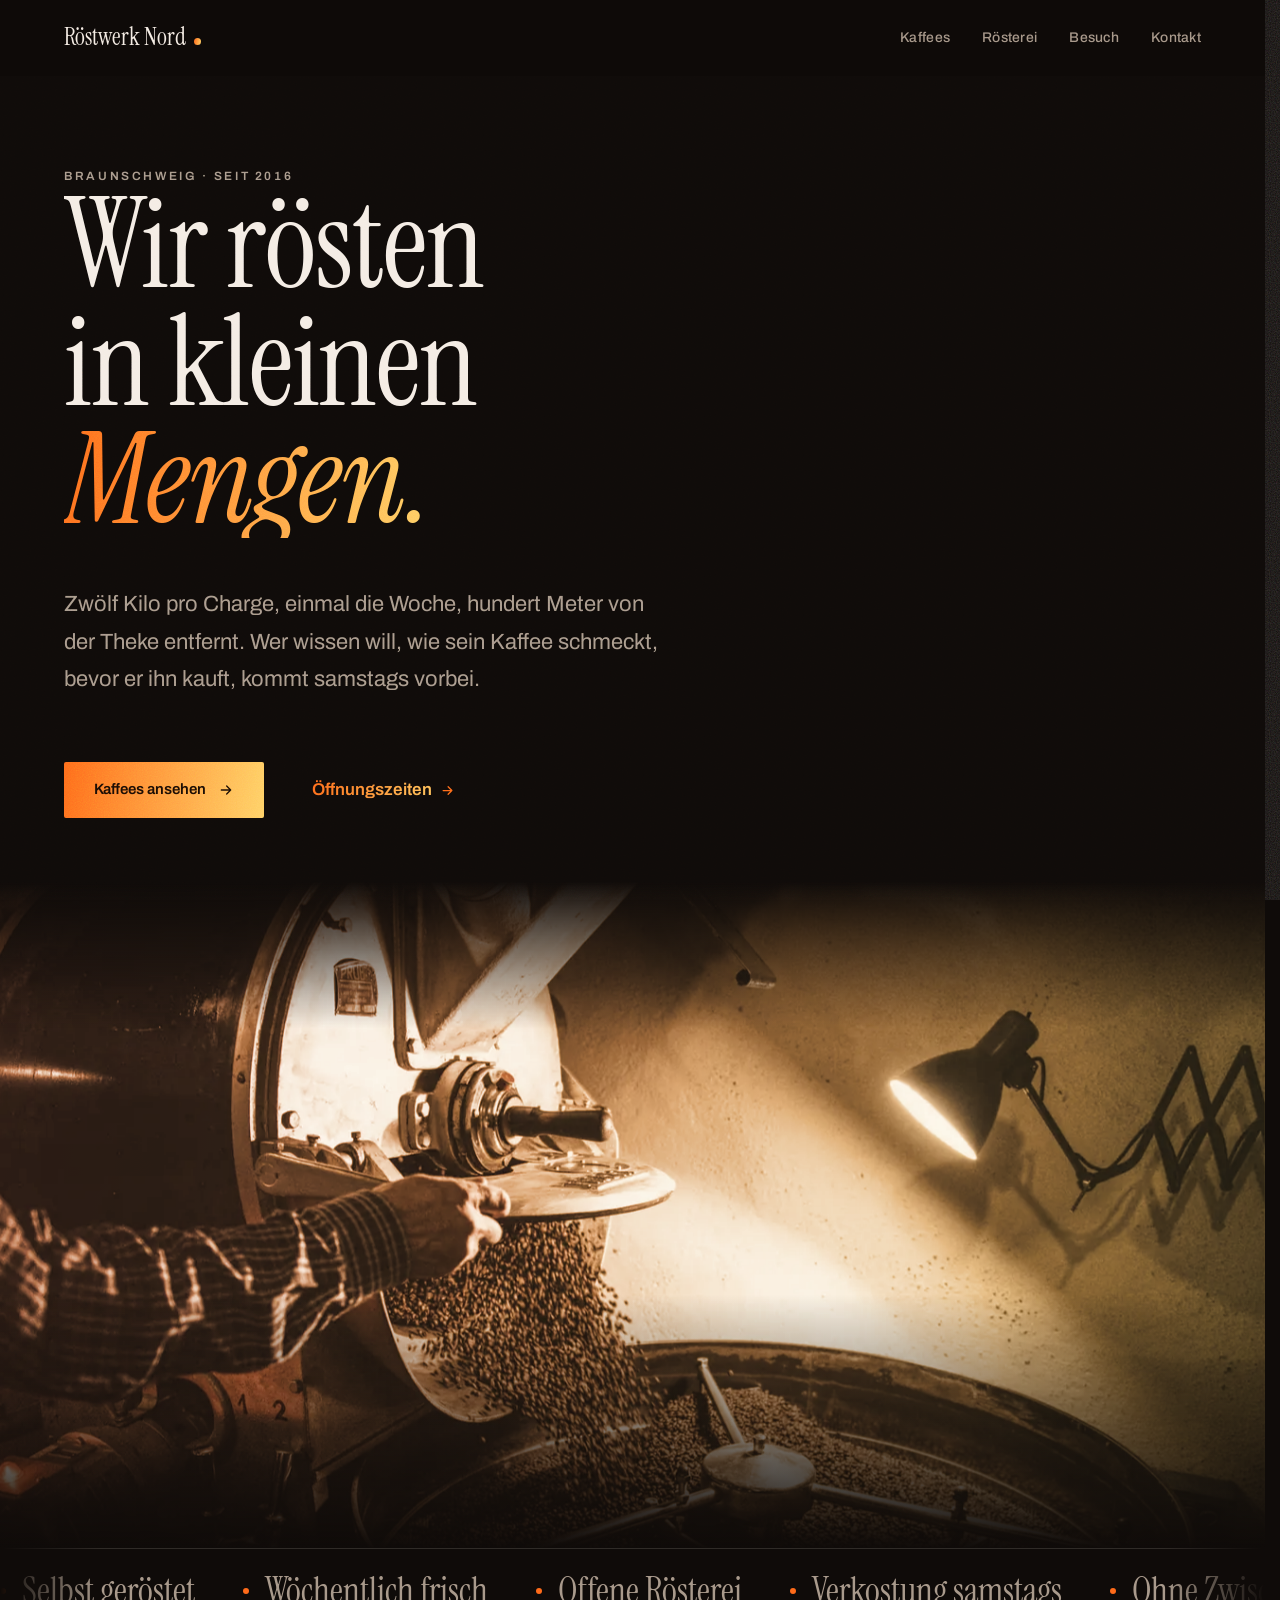
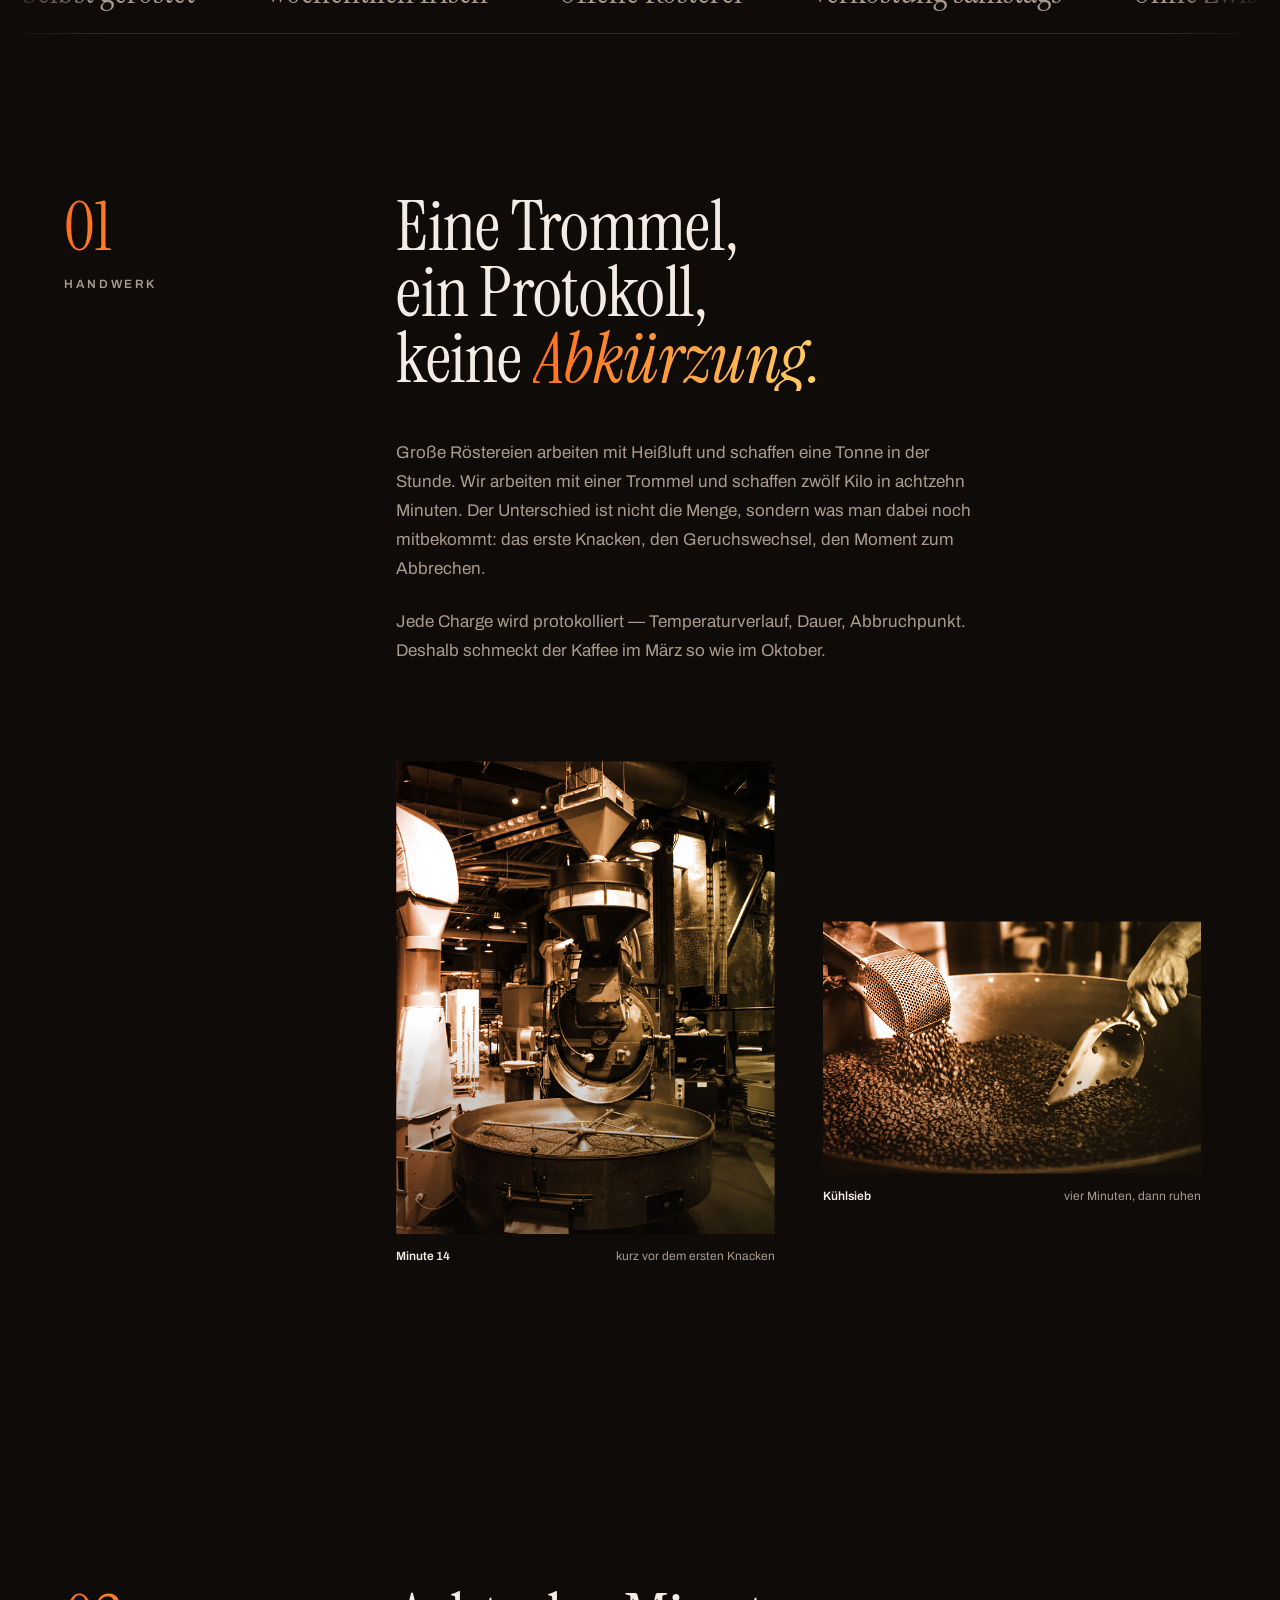
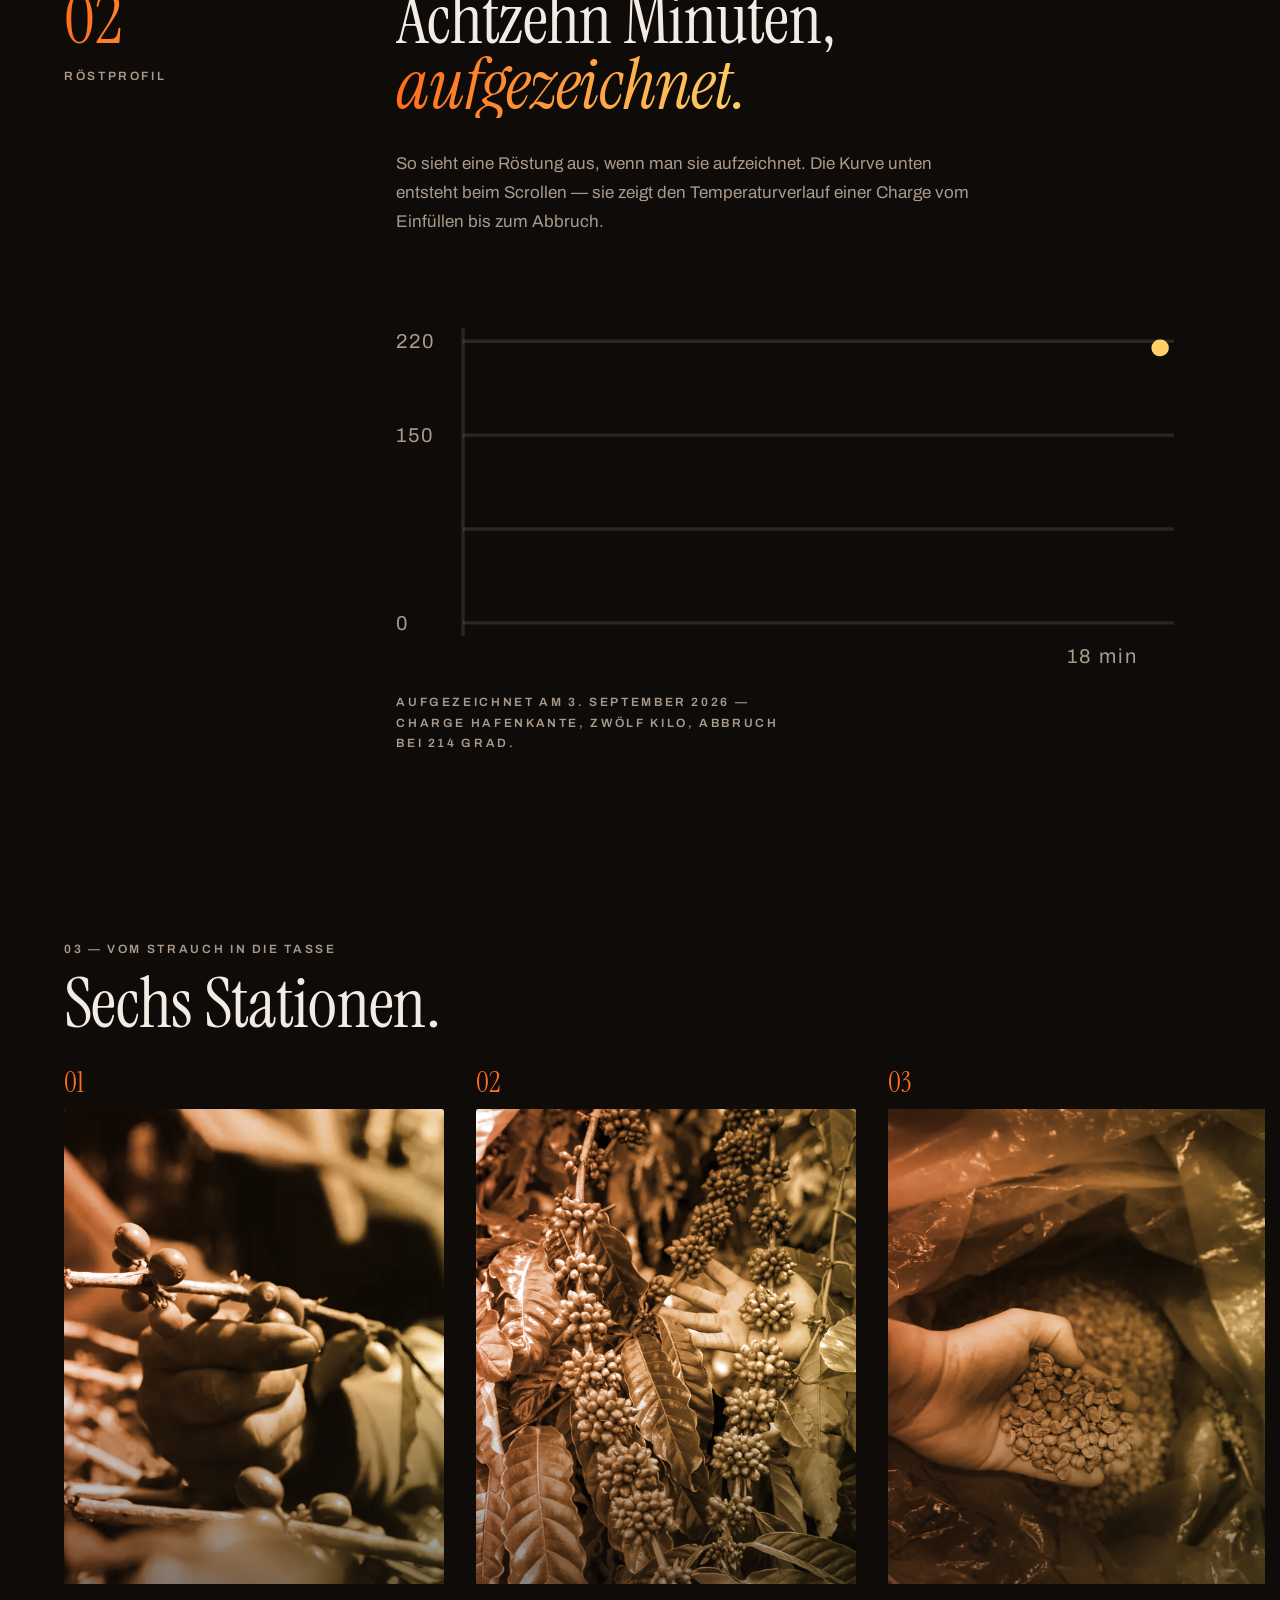
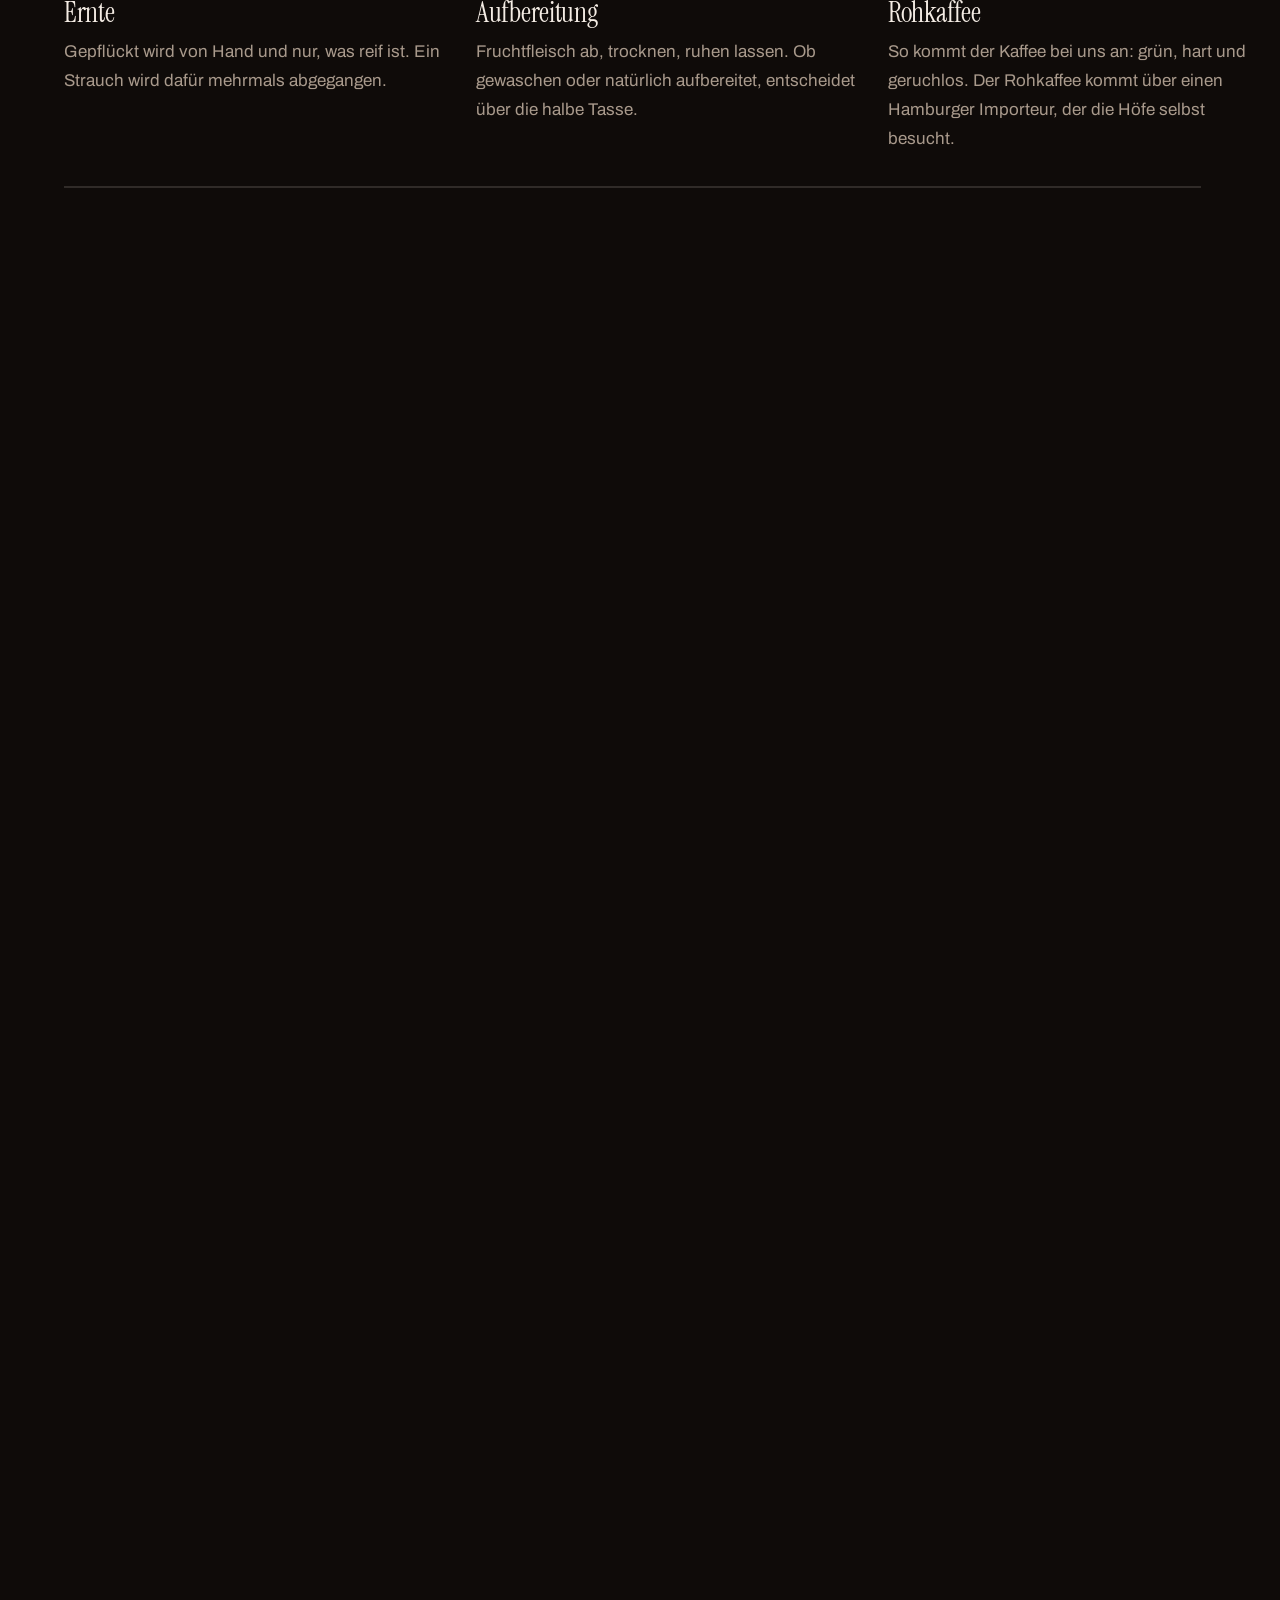
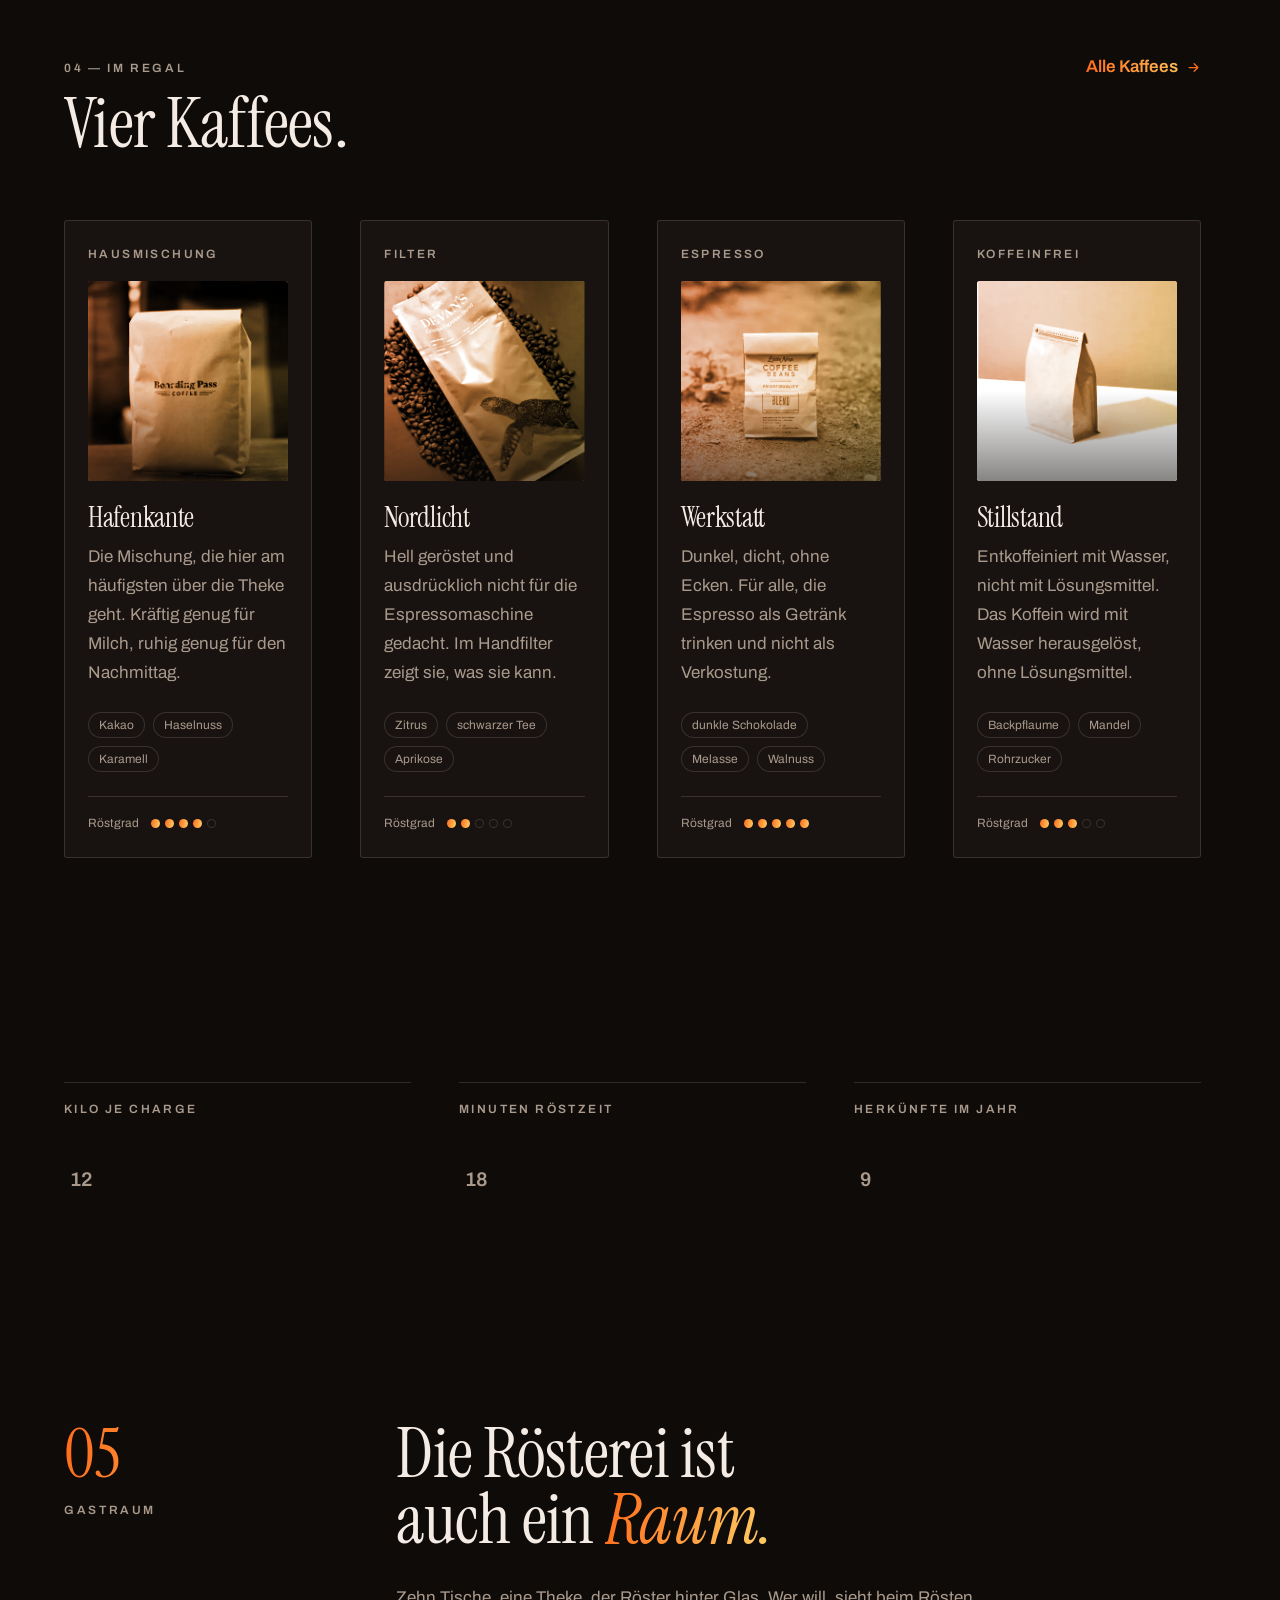
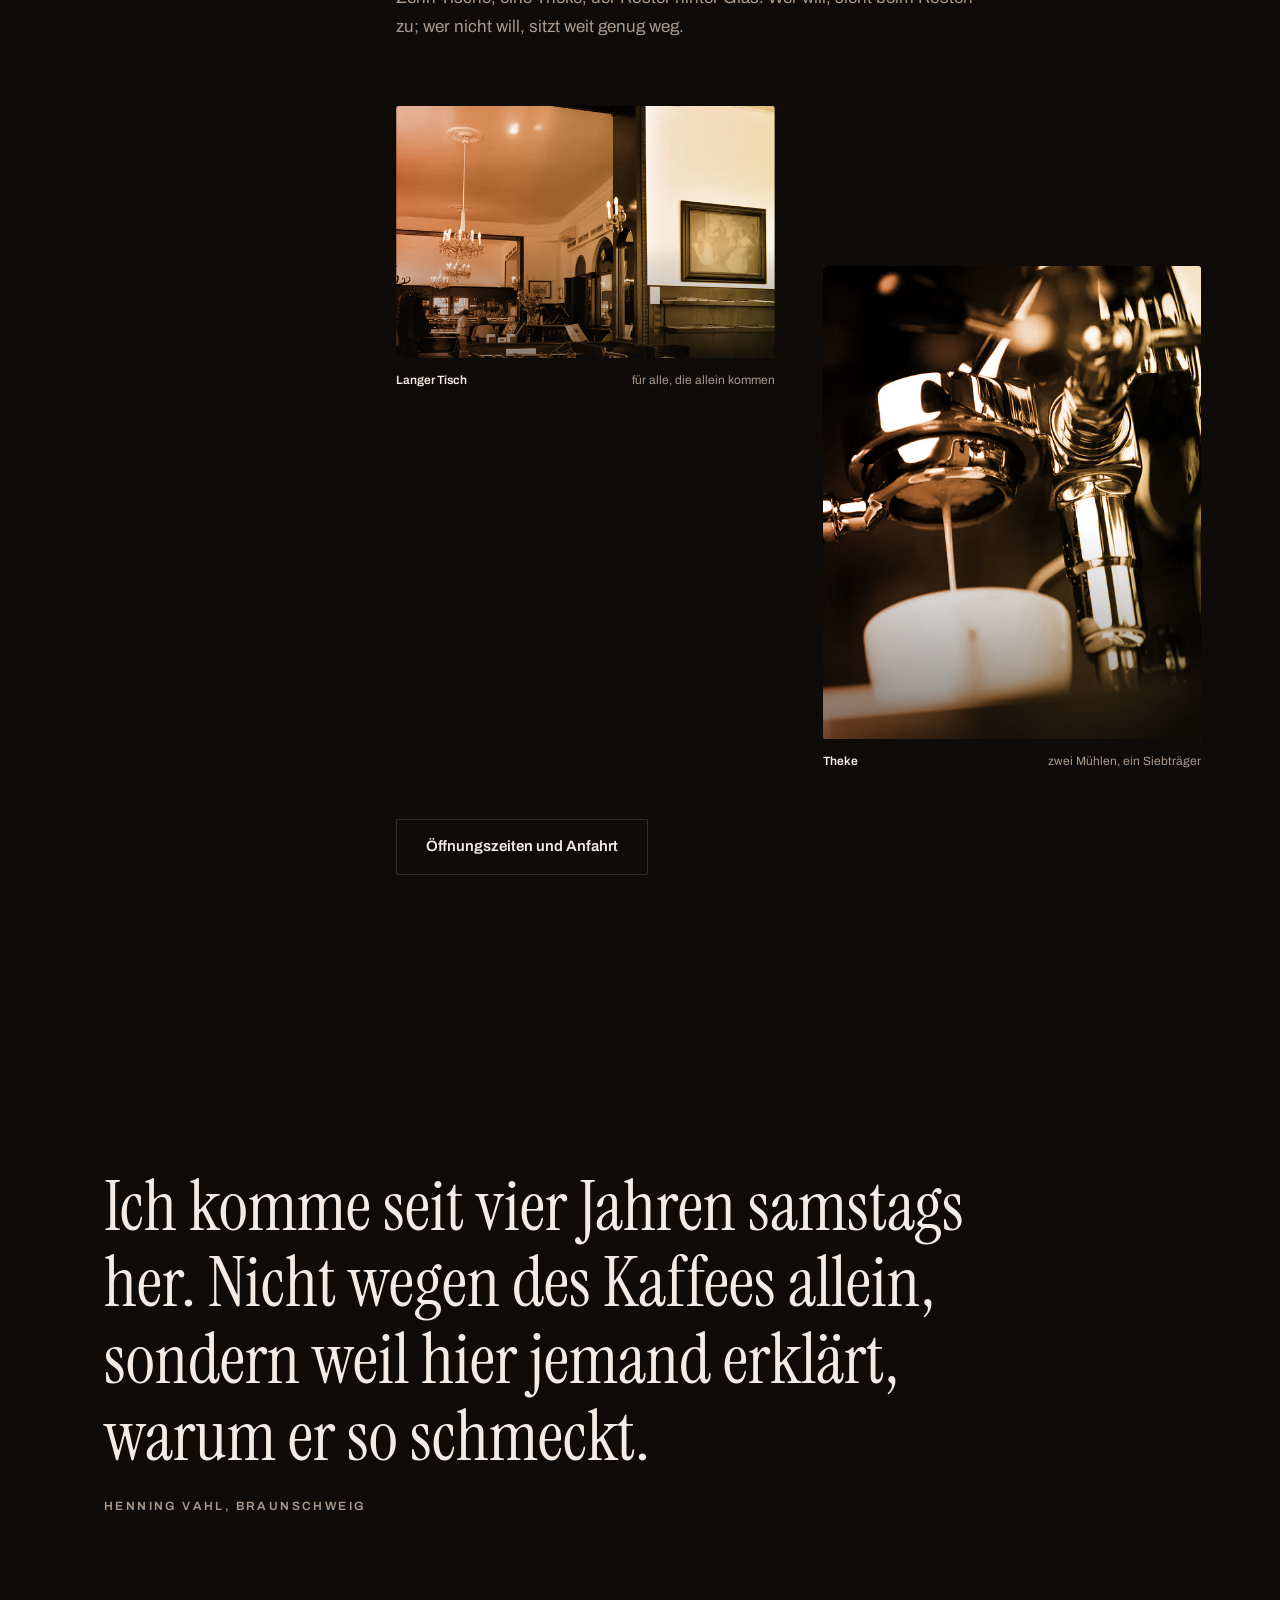
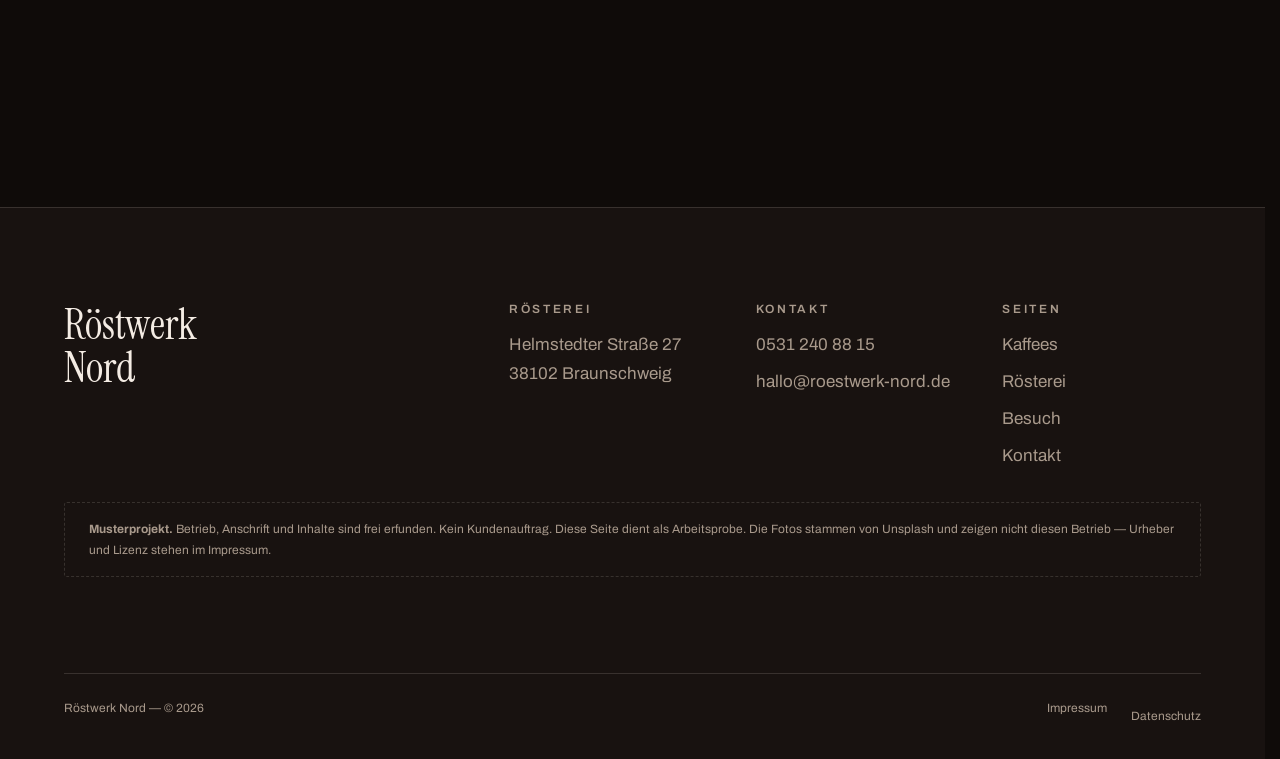
<file: index.html>
<!doctype html>
<html lang="de">
<head>
  <meta charset="utf-8">
  <meta name="viewport" content="width=device-width, initial-scale=1">
  <meta name="robots" content="noindex, nofollow">
  <meta http-equiv="Content-Security-Policy" content="default-src 'self'; script-src 'self'; style-src 'self' 'unsafe-inline'; img-src 'self' data:; font-src 'self'; connect-src 'self'; object-src 'none'; base-uri 'none'; form-action 'none'; upgrade-insecure-requests">
  <meta name="referrer" content="strict-origin-when-cross-origin">
  <title>Röstwerk Nord — Kaffeerösterei in Braunschweig</title>
  <meta name="description" content="Kleine Rösterei in Braunschweig. Wöchentlich frisch geröstet, offene Werkstatt, Verkostung am Samstag.">
  <link rel="icon" href="assets/icons/favicon.svg" type="image/svg+xml">
  <link rel="stylesheet" href="assets/css/basis.css">
  <link rel="stylesheet" href="assets/css/raster.css">
  <link rel="stylesheet" href="assets/css/komponenten.css">
  <link rel="stylesheet" href="assets/css/bilder.css">
  <link rel="stylesheet" href="assets/css/bewegung.css">
  <link rel="preload" as="image" href="bilder/hero-roester-1600.webp"
        imagesrcset="bilder/hero-roester-1000.webp 1000w, bilder/hero-roester-1600.webp 1600w, bilder/hero-roester-2200.webp 2200w"
        imagesizes="100vw">
</head>
<body data-wurzel="">
  <a class="sprunglink" href="#inhalt">Zum Inhalt</a>
  <div class="koernung" aria-hidden="true"></div>

  <header class="kopfzeile">
    <div class="breite kopfzeile__inhalt">
      <a class="marke" href="index.html">Röstwerk Nord<i></i></a>
      <nav class="hauptnav" aria-label="Hauptnavigation">
        <ul>
          <li><a href="kaffees/index.html">Kaffees</a></li>
          <li><a href="roesterei/index.html">Rösterei</a></li>
          <li><a href="besuch/index.html">Besuch</a></li>
          <li><a href="kontakt/index.html">Kontakt</a></li>
        </ul>
      </nav>
    </div>
  </header>

  <main id="inhalt">

    <section class="hero breite">
      <p class="etikett einblenden">Braunschweig · seit 2016</p>
      <h1>
        <span class="zeile"><span class="zeile__inner">Wir rösten</span></span>
        <span class="zeile"><span class="zeile__inner" style="--verzug:110ms">in kleinen</span></span>
        <span class="zeile"><span class="zeile__inner" style="--verzug:220ms"><em>Mengen.</em></span></span>
      </h1>
      <p class="hero__lead einblenden">
        Zwölf Kilo pro Charge, einmal die Woche, hundert Meter von der
        Theke entfernt. Wer wissen will, wie sein Kaffee schmeckt, bevor er
        ihn kauft, kommt samstags vorbei.
      </p>
      <div class="hero__unten einblenden">
        <a class="knopf" href="kaffees/index.html">
          Kaffees ansehen
          <svg width="16" height="16" viewBox="0 0 24 24" fill="none" aria-hidden="true">
            <path d="M5 12h14M13 6l6 6-6 6" stroke="currentColor" stroke-width="2" stroke-linecap="round" stroke-linejoin="round"/>
          </svg>
        </a>
        <a class="textlink" href="besuch/index.html">
          Öffnungszeiten
          <svg width="15" height="15" viewBox="0 0 24 24" fill="none" aria-hidden="true">
            <path d="M5 12h14M13 6l6 6-6 6" stroke="currentColor" stroke-width="2" stroke-linecap="round" stroke-linejoin="round"/>
          </svg>
        </a>
      </div>
    </section>

    <div class="heroband" style="--platzhalter:#65564b">
      <img src="bilder/hero-roester-1600.webp"
           srcset="bilder/hero-roester-1000.webp 1000w, bilder/hero-roester-1600.webp 1600w, bilder/hero-roester-2200.webp 2200w"
           sizes="100vw" width="2200" height="1238"
           alt="Grüne Kaffeebohnen werden in den Röster gefüllt"
           fetchpriority="high" decoding="async">
    </div>

    <div class="laufband" aria-label="Kurz gefasst"></div>

    <section class="abschnitt breite" aria-labelledby="handwerk-titel">
      <div class="kapitel">
        <div class="kapitel__marke">
          <span class="kapitel__nummer">01</span>
          <p class="etikett kapitel__titel">Handwerk</p>
        </div>
        <div>
          <h2 id="handwerk-titel">
            <span class="zeile"><span class="zeile__inner">Eine Trommel,</span></span>
            <span class="zeile"><span class="zeile__inner" style="--verzug:110ms">ein Protokoll,</span></span>
            <span class="zeile"><span class="zeile__inner" style="--verzug:220ms">keine <em>Abkürzung.</em></span></span>
          </h2>

          <p class="einblenden" style="margin-top:var(--sp-7);color:var(--muted)">
            Große Röstereien arbeiten mit Heißluft und schaffen eine Tonne in
            der Stunde. Wir arbeiten mit einer Trommel und schaffen zwölf
            Kilo in achtzehn Minuten. Der Unterschied ist nicht die Menge,
            sondern was man dabei noch mitbekommt: das erste Knacken, den
            Geruchswechsel, den Moment zum Abbrechen.
          </p>

          <p class="einblenden" style="margin-top:var(--sp-5);color:var(--muted)">
            Jede Charge wird protokolliert — Temperaturverlauf, Dauer,
            Abbruchpunkt. Deshalb schmeckt der Kaffee im März so wie im
            Oktober.
          </p>

          <div class="versetzt" style="margin-top:var(--sp-9)">
            <div class="freilegen">
              <div class="bild bild--4-5 bild--duplex" style="--platzhalter:#594636">
                <img src="bilder/roester-glut-1120.webp"
                     srcset="bilder/roester-glut-560.webp 560w, bilder/roester-glut-1120.webp 1120w"
                     sizes="(max-width: 800px) 88vw, 40vw" width="1120" height="1400"
                     alt="Bohnen in der Trommel während der Röstung"
                     loading="lazy" decoding="async">
              </div>
              <p class="bildzeile"><b>Minute 14</b><span>kurz vor dem ersten Knacken</span></p>
            </div>
            <div class="freilegen">
              <div class="bild bild--3-2 bild--duplex" style="--platzhalter:#574a39">
                <img src="bilder/roester-abkuehlen-1320.webp"
                     srcset="bilder/roester-abkuehlen-660.webp 660w, bilder/roester-abkuehlen-1320.webp 1320w"
                     sizes="(max-width: 800px) 88vw, 40vw" width="1320" height="880"
                     alt="Frisch geröstete Bohnen werden im Kühlsieb gewendet"
                     loading="lazy" decoding="async">
              </div>
              <p class="bildzeile"><b>Kühlsieb</b><span>vier Minuten, dann ruhen</span></p>
            </div>
          </div>
        </div>
      </div>
    </section>

    <section class="abschnitt breite" aria-labelledby="profil-titel">
      <div class="kapitel">
        <div class="kapitel__marke">
          <span class="kapitel__nummer">02</span>
          <p class="etikett kapitel__titel">Röstprofil</p>
        </div>
        <div>
          <h2 id="profil-titel">
            <span class="zeile"><span class="zeile__inner">Achtzehn Minuten,</span></span>
            <span class="zeile"><span class="zeile__inner" style="--verzug:110ms"><em>aufgezeichnet.</em></span></span>
          </h2>
          <p class="einblenden" style="margin-top:var(--sp-6);color:var(--muted)">
            So sieht eine Röstung aus, wenn man sie aufzeichnet. Die Kurve
            unten entsteht beim Scrollen — sie zeigt den Temperaturverlauf
            einer Charge vom Einfüllen bis zum Abbruch.
          </p>

          <div class="profil" style="margin-top:var(--sp-8)">
            <svg class="profil__bild" viewBox="0 0 120 56" role="img"
                 aria-labelledby="profil-beschriftung">
              <title id="profil-beschriftung">
                Temperaturverlauf einer Röstung: Abfall nach dem Einfüllen,
                dann stetiger Anstieg bis zum Abbruch nach etwa achtzehn Minuten.
              </title>
              <defs>
                <linearGradient id="glut-verlauf" x1="0" y1="1" x2="1" y2="0">
                  <stop offset="0" stop-color="#ff6b1a"/>
                  <stop offset="1" stop-color="#ffd166"/>
                </linearGradient>
              </defs>

              <g class="profil__raster">
                <line x1="10" y1="48" x2="116" y2="48"/>
                <line x1="10" y1="34" x2="116" y2="34"/>
                <line x1="10" y1="20" x2="116" y2="20"/>
                <line x1="10" y1="6" x2="116" y2="6"/>
                <line x1="10" y1="4" x2="10" y2="50"/>
              </g>

              <text class="profil__marke" x="0" y="49">0</text>
              <text class="profil__marke" x="0" y="21">150</text>
              <text class="profil__marke" x="0" y="7">220</text>
              <text class="profil__marke" x="100" y="54">18 min</text>

              <path class="profil__kurve" pathLength="100"
                    d="M12 22 C 18 40, 24 44, 32 42 C 44 39, 52 32, 62 26 C 74 19, 84 14, 96 10 C 104 7.5, 110 7, 114 7"/>
            </svg>
            <p class="etikett" style="margin-top:var(--sp-4)">
              Aufgezeichnet am 3. September 2026 — Charge Hafenkante, zwölf Kilo, Abbruch bei 214 Grad.
            </p>
          </div>
        </div>
      </div>
    </section>

    <section class="strecke" aria-labelledby="strecke-titel">
      <div class="strecke__buehne">
        <div class="strecke__kopf breite">
          <p class="etikett">03 — Vom Strauch in die Tasse</p>
          <h2 id="strecke-titel" style="margin-top:var(--sp-3)">Sechs Stationen.</h2>
        </div>

        <div class="strecke__spur" id="strecke-spur"></div>

        <div class="strecke__strich" aria-hidden="true"></div>
      </div>

      <noscript>
        <div class="breite" style="padding-block:var(--sp-7)">
          <ol style="color:var(--muted)">
            <li>01 Ernte</li><li>02 Aufbereitung</li><li>03 Rohkaffee</li>
            <li>04 Röstung</li><li>05 Mahlgrad</li><li>06 Tasse</li>
          </ol>
        </div>
      </noscript>
    </section>

    <section class="abschnitt breite" aria-labelledby="sorten-titel">
      <div style="display:flex;flex-wrap:wrap;gap:var(--sp-5);align-items:baseline;justify-content:space-between;margin-bottom:var(--sp-8)">
        <div>
          <p class="etikett einblenden">04 — Im Regal</p>
          <h2 id="sorten-titel" style="margin-top:var(--sp-3)">
            <span class="zeile"><span class="zeile__inner">Vier Kaffees.</span></span>
          </h2>
        </div>
        <a class="textlink einblenden" href="kaffees/index.html">
          Alle Kaffees
          <svg width="15" height="15" viewBox="0 0 24 24" fill="none" aria-hidden="true">
            <path d="M5 12h14M13 6l6 6-6 6" stroke="currentColor" stroke-width="2" stroke-linecap="round" stroke-linejoin="round"/>
          </svg>
        </a>
      </div>

      <div class="spalten spalten--4" id="sorten-raster"></div>

      <noscript>
        <ul>
          <li>Hafenkante — Hausmischung</li>
          <li>Nordlicht — Filter</li>
          <li>Werkstatt — Espresso</li>
          <li>Stillstand — koffeinfrei</li>
        </ul>
      </noscript>
    </section>

    <section class="abschnitt--eng breite" aria-labelledby="zahlen-titel">
      <h2 id="zahlen-titel" class="nur-vorlesen">Die Rösterei in Zahlen</h2>
      <dl class="kennzahlen einblenden">
        <div class="kennzahl">
          <dt>Kilo je Charge</dt>
          <dd><span data-zaehlziel="12">12</span></dd>
        </div>
        <div class="kennzahl">
          <dt>Minuten Röstzeit</dt>
          <dd><span data-zaehlziel="18">18</span></dd>
        </div>
        <div class="kennzahl">
          <dt>Herkünfte im Jahr</dt>
          <dd><span data-zaehlziel="9">9</span></dd>
        </div>
      </dl>
    </section>

    <section class="abschnitt breite" aria-labelledby="cafe-titel">
      <div class="kapitel">
        <div class="kapitel__marke">
          <span class="kapitel__nummer">05</span>
          <p class="etikett kapitel__titel">Gastraum</p>
        </div>
        <div>
          <h2 id="cafe-titel">
            <span class="zeile"><span class="zeile__inner">Die Rösterei ist</span></span>
            <span class="zeile"><span class="zeile__inner" style="--verzug:110ms">auch ein <em>Raum.</em></span></span>
          </h2>
          <p class="einblenden" style="margin-top:var(--sp-6);color:var(--muted)">
            Zehn Tische, eine Theke, der Röster hinter Glas. Wer will, sieht
            beim Rösten zu; wer nicht will, sitzt weit genug weg.
          </p>

          <div class="versetzt" style="margin-top:var(--sp-8)">
            <div class="freilegen">
              <div class="bild bild--3-2 bild--duplex" style="--platzhalter:#372613">
                <img src="bilder/cafe-lampen-1320.webp"
                     srcset="bilder/cafe-lampen-660.webp 660w, bilder/cafe-lampen-1320.webp 1320w"
                     sizes="(max-width: 800px) 88vw, 40vw" width="1320" height="880"
                     alt="Langer Holztisch unter warmen Hängelampen"
                     loading="lazy" decoding="async">
              </div>
              <p class="bildzeile"><b>Langer Tisch</b><span>für alle, die allein kommen</span></p>
            </div>
            <div class="freilegen">
              <div class="bild bild--4-5 bild--duplex" style="--platzhalter:#4f525c">
                <img src="bilder/bar-espresso-1120.webp"
                     srcset="bilder/bar-espresso-560.webp 560w, bilder/bar-espresso-1120.webp 1120w"
                     sizes="(max-width: 800px) 88vw, 40vw" width="1120" height="1400"
                     alt="Espressomaschine beim Bezug"
                     loading="lazy" decoding="async">
              </div>
              <p class="bildzeile"><b>Theke</b><span>zwei Mühlen, ein Siebträger</span></p>
            </div>
          </div>

          <p class="einblenden" style="margin-top:var(--sp-7)">
            <a class="knopf knopf--leer" href="besuch/index.html">Öffnungszeiten und Anfahrt</a>
          </p>
        </div>
      </div>
    </section>

    <section class="abschnitt--eng breite">
      <blockquote class="zitat einblenden">
        <p>Ich komme seit vier Jahren samstags her. Nicht wegen des Kaffees allein, sondern weil hier jemand erklärt, warum er so schmeckt.</p>
        <footer>Henning Vahl, Braunschweig</footer>
      </blockquote>
    </section>

  </main>

  <footer class="fusszeile">
    <div class="breite">
      <div class="fusszeile__raster">
        <div>
          <p class="fusszeile__marke">Röstwerk<br>Nord</p>
        </div>
        <div>
          <h2>Rösterei</h2>
          <p style="color:var(--muted)">
            Helmstedter Straße 27<br>
            38102 Braunschweig
          </p>
        </div>
        <div>
          <h2>Kontakt</h2>
          <ul>
            <li><a href="tel:+495312408815">0531 240 88 15</a></li>
            <li><a href="mailto:hallo@roestwerk-nord.de">hallo@roestwerk-nord.de</a></li>
          </ul>
        </div>
        <div>
          <h2>Seiten</h2>
          <ul>
            <li><a href="kaffees/index.html">Kaffees</a></li>
            <li><a href="roesterei/index.html">Rösterei</a></li>
            <li><a href="besuch/index.html">Besuch</a></li>
            <li><a href="kontakt/index.html">Kontakt</a></li>
          </ul>
        </div>
      </div>

      <p class="fusszeile__hinweis">
        <strong>Musterprojekt.</strong> Betrieb, Anschrift und Inhalte sind frei
        erfunden. Kein Kundenauftrag. Diese Seite dient als Arbeitsprobe.
        Die Fotos stammen von Unsplash und zeigen nicht diesen Betrieb —
        Urheber und Lizenz stehen im <a href="impressum/index.html">Impressum</a>.
      </p>

      <div class="fusszeile__unten">
        <p>Röstwerk Nord — © 2026</p>
        <ul>
          <li><a href="impressum/index.html">Impressum</a></li>
          <li><a href="datenschutz/index.html">Datenschutz</a></li>
        </ul>
      </div>
    </div>
  </footer>

  <script src="daten/inhalte.js" defer></script>
  <script src="daten/bilder.js" defer></script>
  <script src="assets/js/bewegung.js" defer></script>
  <script src="assets/js/komponenten.js" defer></script>
</body>
</html>
</file>
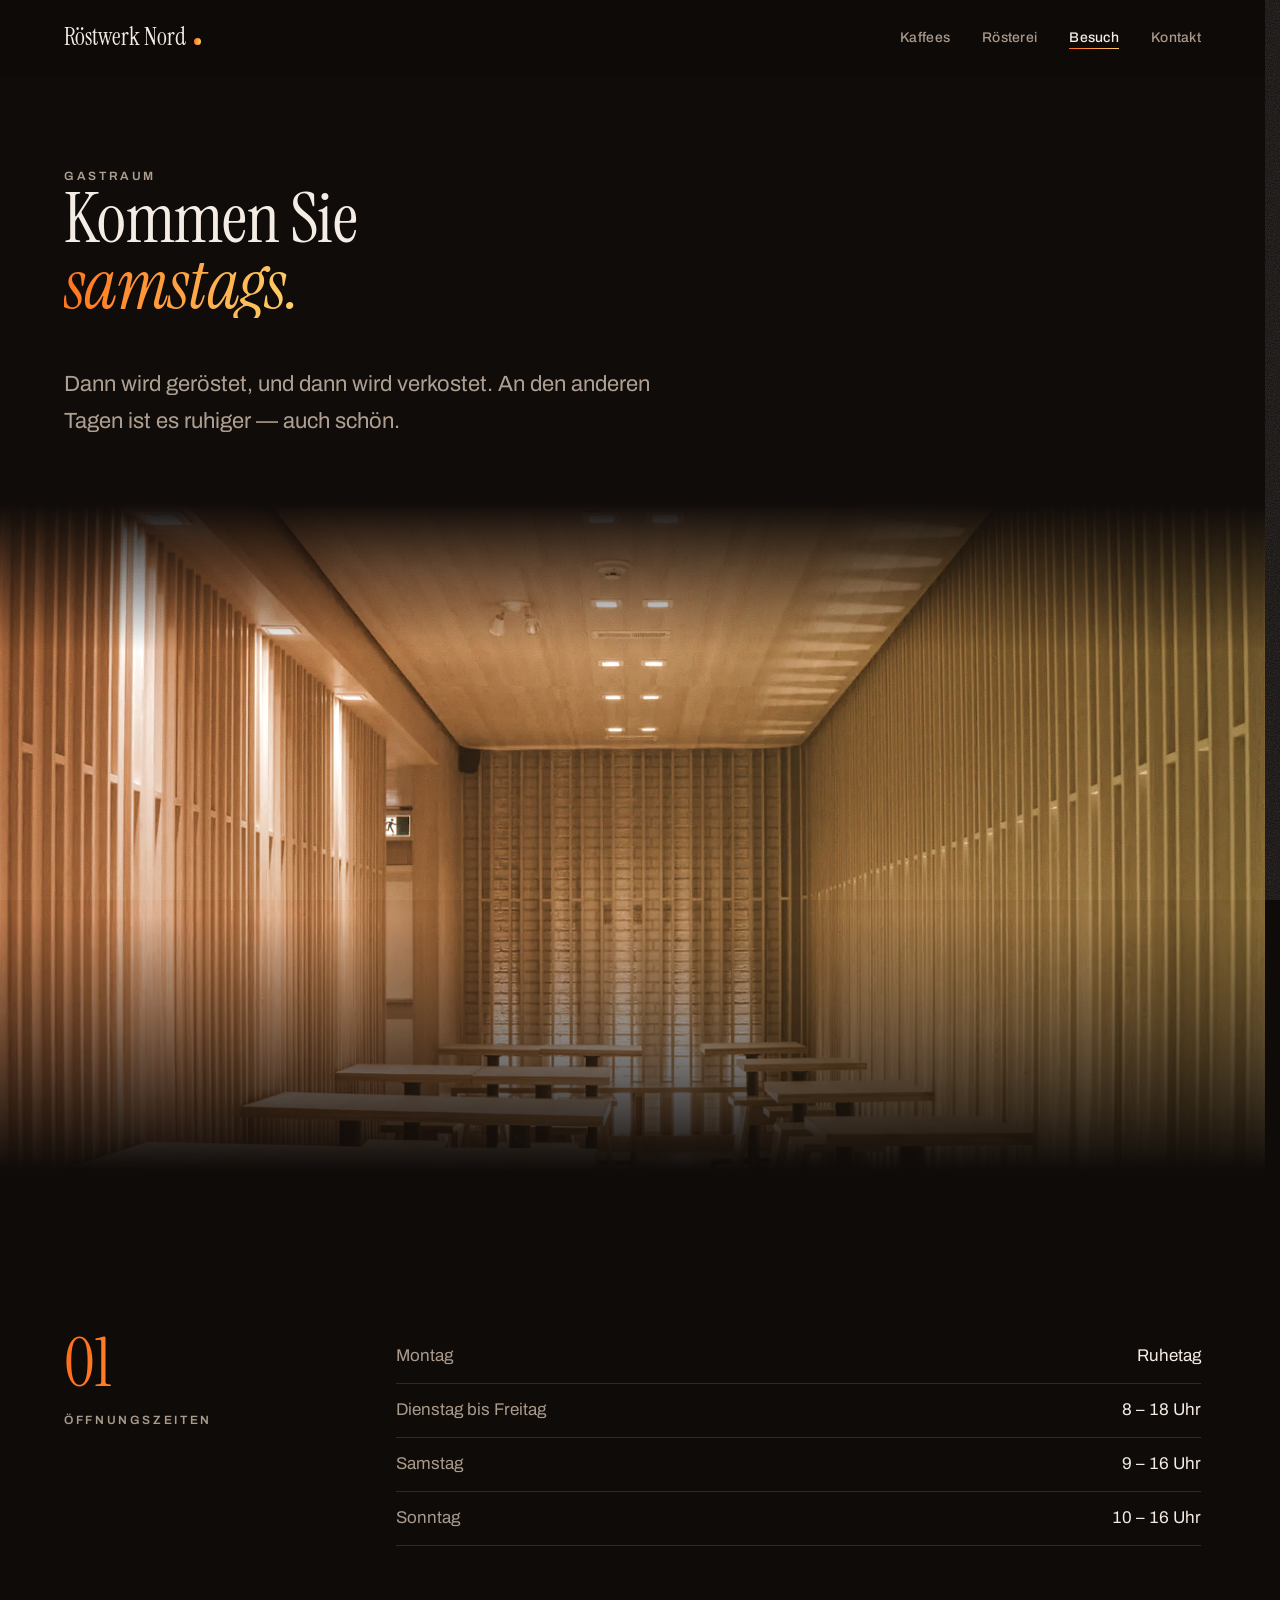
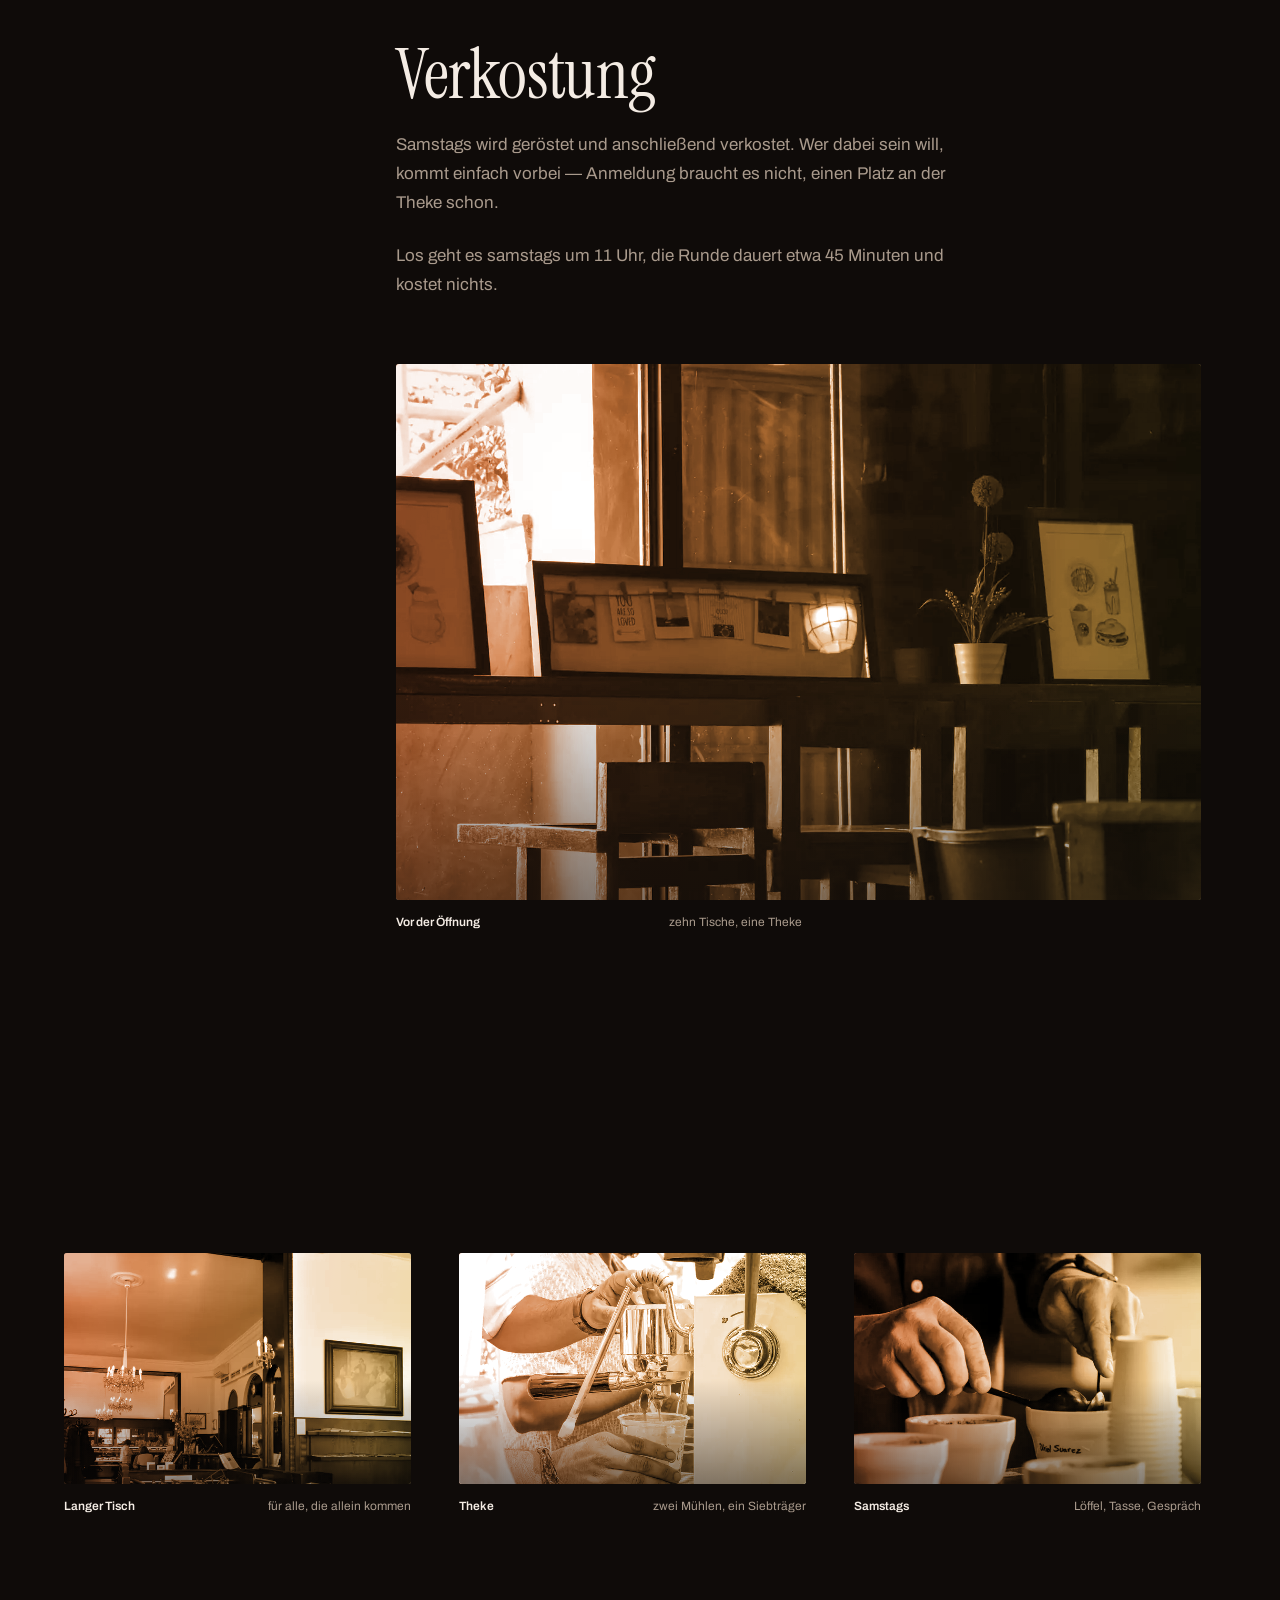
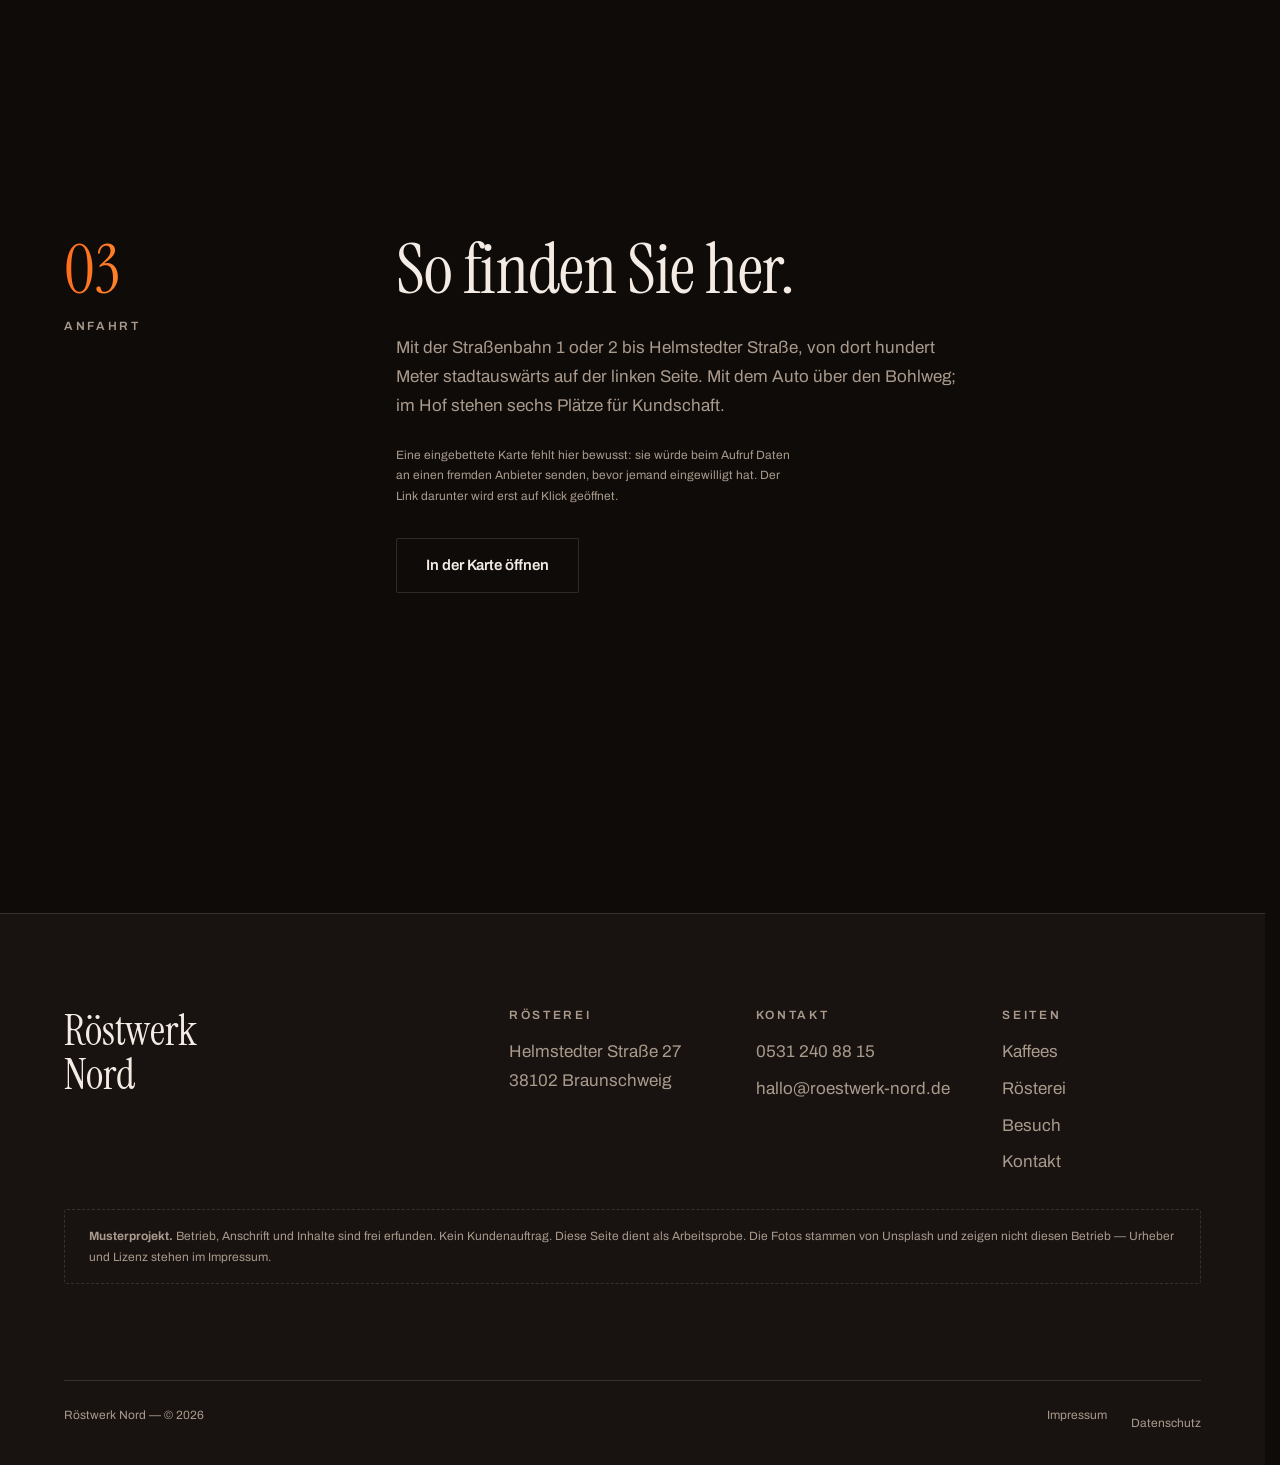
<file: besuch/index.html>
<!doctype html>
<html lang="de">
<head>
  <meta charset="utf-8">
  <meta name="viewport" content="width=device-width, initial-scale=1">
  <meta name="robots" content="noindex, nofollow">
  <meta http-equiv="Content-Security-Policy" content="default-src 'self'; script-src 'self'; style-src 'self' 'unsafe-inline'; img-src 'self' data:; font-src 'self'; connect-src 'self'; object-src 'none'; base-uri 'none'; form-action 'none'; upgrade-insecure-requests">
  <meta name="referrer" content="strict-origin-when-cross-origin">
  <title>Besuch — Röstwerk Nord</title>
  <meta name="description" content="Öffnungszeiten, Verkostung am Samstag und Anfahrt zur Rösterei in Braunschweig.">
  <link rel="icon" href="../assets/icons/favicon.svg" type="image/svg+xml">
  <link rel="stylesheet" href="../assets/css/basis.css">
  <link rel="stylesheet" href="../assets/css/raster.css">
  <link rel="stylesheet" href="../assets/css/komponenten.css">
  <link rel="stylesheet" href="../assets/css/bilder.css">
  <link rel="stylesheet" href="../assets/css/bewegung.css">
</head>
<body data-wurzel="../">
  <a class="sprunglink" href="#inhalt">Zum Inhalt</a>
  <div class="koernung" aria-hidden="true"></div>

  <header class="kopfzeile">
    <div class="breite kopfzeile__inhalt">
      <a class="marke" href="../index.html">Röstwerk Nord<i></i></a>
      <nav class="hauptnav" aria-label="Hauptnavigation">
        <ul>
          <li><a href="../kaffees/index.html">Kaffees</a></li>
          <li><a href="../roesterei/index.html">Rösterei</a></li>
          <li><a href="../besuch/index.html" aria-current="page">Besuch</a></li>
          <li><a href="../kontakt/index.html">Kontakt</a></li>
        </ul>
      </nav>
    </div>
  </header>

  <main id="inhalt">

    <section class="hero breite">
      <p class="etikett einblenden">Gastraum</p>
      <h1 style="font-size:var(--fs-h2)">
        <span class="zeile"><span class="zeile__inner">Kommen Sie</span></span>
        <span class="zeile"><span class="zeile__inner" style="--verzug:110ms"><em>samstags.</em></span></span>
      </h1>
      <p class="hero__lead einblenden">Dann wird geröstet, und dann wird verkostet. An den anderen Tagen ist es ruhiger — auch schön.</p>
    </section>

    <div class="heroband" style="--platzhalter:#8a735d">
      <img src="../bilder/cafe-raum-2200.webp" srcset="../bilder/cafe-raum-1000.webp 1000w, ../bilder/cafe-raum-1600.webp 1600w, ../bilder/cafe-raum-2200.webp 2200w" sizes="100vw" width="2200" height="1238" alt="Gastraum mit Holztischen und Bänken" fetchpriority="high" decoding="async">
    </div>

    <section class="abschnitt breite">
      <div class="kapitel">
        <div class="kapitel__marke">
          <span class="kapitel__nummer">01</span>
          <p class="etikett kapitel__titel">Öffnungszeiten</p>
        </div>
        <div>
          <dl class="zeiten einblenden">
            <div><dt>Montag</dt><dd>Ruhetag</dd></div>
            <div><dt>Dienstag bis Freitag</dt><dd>8 – 18 Uhr</dd></div>
            <div><dt>Samstag</dt><dd>9 – 16 Uhr</dd></div>
            <div><dt>Sonntag</dt><dd>10 – 16 Uhr</dd></div>
          </dl>

          <h2 style="margin-top:var(--sp-9)">Verkostung</h2>
          <p class="einblenden" style="margin-top:var(--sp-5);color:var(--muted)">
            Samstags wird geröstet und anschließend verkostet. Wer dabei sein
            will, kommt einfach vorbei — Anmeldung braucht es nicht, einen
            Platz an der Theke schon.
          </p>
          <p class="einblenden" style="margin-top:var(--sp-5);color:var(--muted)">
            Los geht es samstags um 11 Uhr, die Runde dauert etwa 45 Minuten und kostet nichts.
          </p>

          <div class="freilegen" style="margin-top:var(--sp-8)">
            <div class="bild bild--3-2 bild--duplex" style="--platzhalter:#4f483e"><img src="../bilder/cafe-stuehle-1320.webp" srcset="../bilder/cafe-stuehle-660.webp 660w, ../bilder/cafe-stuehle-1320.webp 1320w" sizes="(max-width: 900px) 88vw, 60vw" width="1320" height="880" alt="Sitzecke mit Holzmoebeln und gerahmten Bildern" loading="lazy" decoding="async"></div>
          </div>
          <p class="bildzeile"><b>Vor der Öffnung</b><span>zehn Tische, eine Theke</span></p>
        </div>
      </div>
    </section>

    <section class="abschnitt breite">
      <div class="einblenden">
        <div class="spalten spalten--3"><div class="freilegen"><div class="bild bild--3-2 bild--duplex" style="--platzhalter:#7b776c"><img src="../bilder/cafe-lampen-1320.webp" srcset="../bilder/cafe-lampen-660.webp 660w, ../bilder/cafe-lampen-1320.webp 1320w" sizes="(max-width: 640px) 90vw, (max-width: 1100px) 45vw, 30vw" width="1320" height="880" alt="Gastraum mit Tischen und Stuehlen am Fenster" loading="lazy" decoding="async"></div><p class="bildzeile"><b>Langer Tisch</b><span>für alle, die allein kommen</span></p></div><div class="freilegen"><div class="bild bild--3-2 bild--duplex" style="--platzhalter:#c7a795"><img src="../bilder/bar-barista-1320.webp" srcset="../bilder/bar-barista-660.webp 660w, ../bilder/bar-barista-1320.webp 1320w" sizes="(max-width: 640px) 90vw, (max-width: 1100px) 45vw, 30vw" width="1320" height="880" alt="Barista an der Espressomaschine" loading="lazy" decoding="async"></div><p class="bildzeile"><b>Theke</b><span>zwei Mühlen, ein Siebträger</span></p></div><div class="freilegen"><div class="bild bild--3-2 bild--duplex" style="--platzhalter:#6c6964"><img src="../bilder/verkostung-loeffel-1320.webp" srcset="../bilder/verkostung-loeffel-660.webp 660w, ../bilder/verkostung-loeffel-1320.webp 1320w" sizes="(max-width: 640px) 90vw, (max-width: 1100px) 45vw, 30vw" width="1320" height="880" alt="Cupping-Loeffel in der Hand" loading="lazy" decoding="async"></div><p class="bildzeile"><b>Samstags</b><span>Löffel, Tasse, Gespräch</span></p></div></div>
      </div>
    </section>

    <section class="abschnitt breite" aria-labelledby="anfahrt-titel">
      <div class="kapitel">
        <div class="kapitel__marke">
          <span class="kapitel__nummer">03</span>
          <p class="etikett kapitel__titel">Anfahrt</p>
        </div>
        <div>
          <h2 id="anfahrt-titel">So finden Sie her.</h2>
          <p class="einblenden" style="margin-top:var(--sp-6);color:var(--muted)">
            Mit der Straßenbahn 1 oder 2 bis Helmstedter Straße, von dort hundert Meter stadtauswärts auf der linken Seite. Mit dem Auto über den Bohlweg; im Hof stehen sechs Plätze für Kundschaft.
          </p>
          <p class="einblenden" style="margin-top:var(--sp-5);font-size:var(--fs-meta);color:var(--muted)">
            Eine eingebettete Karte fehlt hier bewusst: sie würde beim Aufruf
            Daten an einen fremden Anbieter senden, bevor jemand eingewilligt
            hat. Der Link darunter wird erst auf Klick geöffnet.
          </p>
          <p class="einblenden" style="margin-top:var(--sp-6)">
            <a class="knopf knopf--leer" href="https://www.openstreetmap.org/search?query=Helmstedter%20Stra%C3%9Fe%2027%2C%2038102%20Braunschweig" rel="noopener">
              In der Karte öffnen
            </a>
          </p>
        </div>
      </div>
    </section>
  </main>

  <footer class="fusszeile">
    <div class="breite">
      <div class="fusszeile__raster">
        <div>
          <p class="fusszeile__marke">Röstwerk<br>Nord</p>
        </div>
        <div>
          <h2>Rösterei</h2>
          <p style="color:var(--muted)">
            Helmstedter Straße 27<br>
            38102 Braunschweig
          </p>
        </div>
        <div>
          <h2>Kontakt</h2>
          <ul>
            <li><a href="tel:+495312408815">0531 240 88 15</a></li>
            <li><a href="mailto:hallo@roestwerk-nord.de">hallo@roestwerk-nord.de</a></li>
          </ul>
        </div>
        <div>
          <h2>Seiten</h2>
          <ul>
            <li><a href="../kaffees/index.html">Kaffees</a></li>
            <li><a href="../roesterei/index.html">Rösterei</a></li>
            <li><a href="../besuch/index.html">Besuch</a></li>
            <li><a href="../kontakt/index.html">Kontakt</a></li>
          </ul>
        </div>
      </div>

      <p class="fusszeile__hinweis">
        <strong>Musterprojekt.</strong> Betrieb, Anschrift und Inhalte sind frei
        erfunden. Kein Kundenauftrag. Diese Seite dient als Arbeitsprobe.
        Die Fotos stammen von Unsplash und zeigen nicht diesen Betrieb —
        Urheber und Lizenz stehen im <a href="../impressum/index.html">Impressum</a>.
      </p>

      <div class="fusszeile__unten">
        <p>Röstwerk Nord — © 2026</p>
        <ul>
          <li><a href="../impressum/index.html">Impressum</a></li>
          <li><a href="../datenschutz/index.html">Datenschutz</a></li>
        </ul>
      </div>
    </div>
  </footer>

  <script src="../daten/inhalte.js" defer></script>
  <script src="../daten/bilder.js" defer></script>
  <script src="../assets/js/bewegung.js" defer></script>
  <script src="../assets/js/komponenten.js" defer></script>
</body>
</html>
</file>
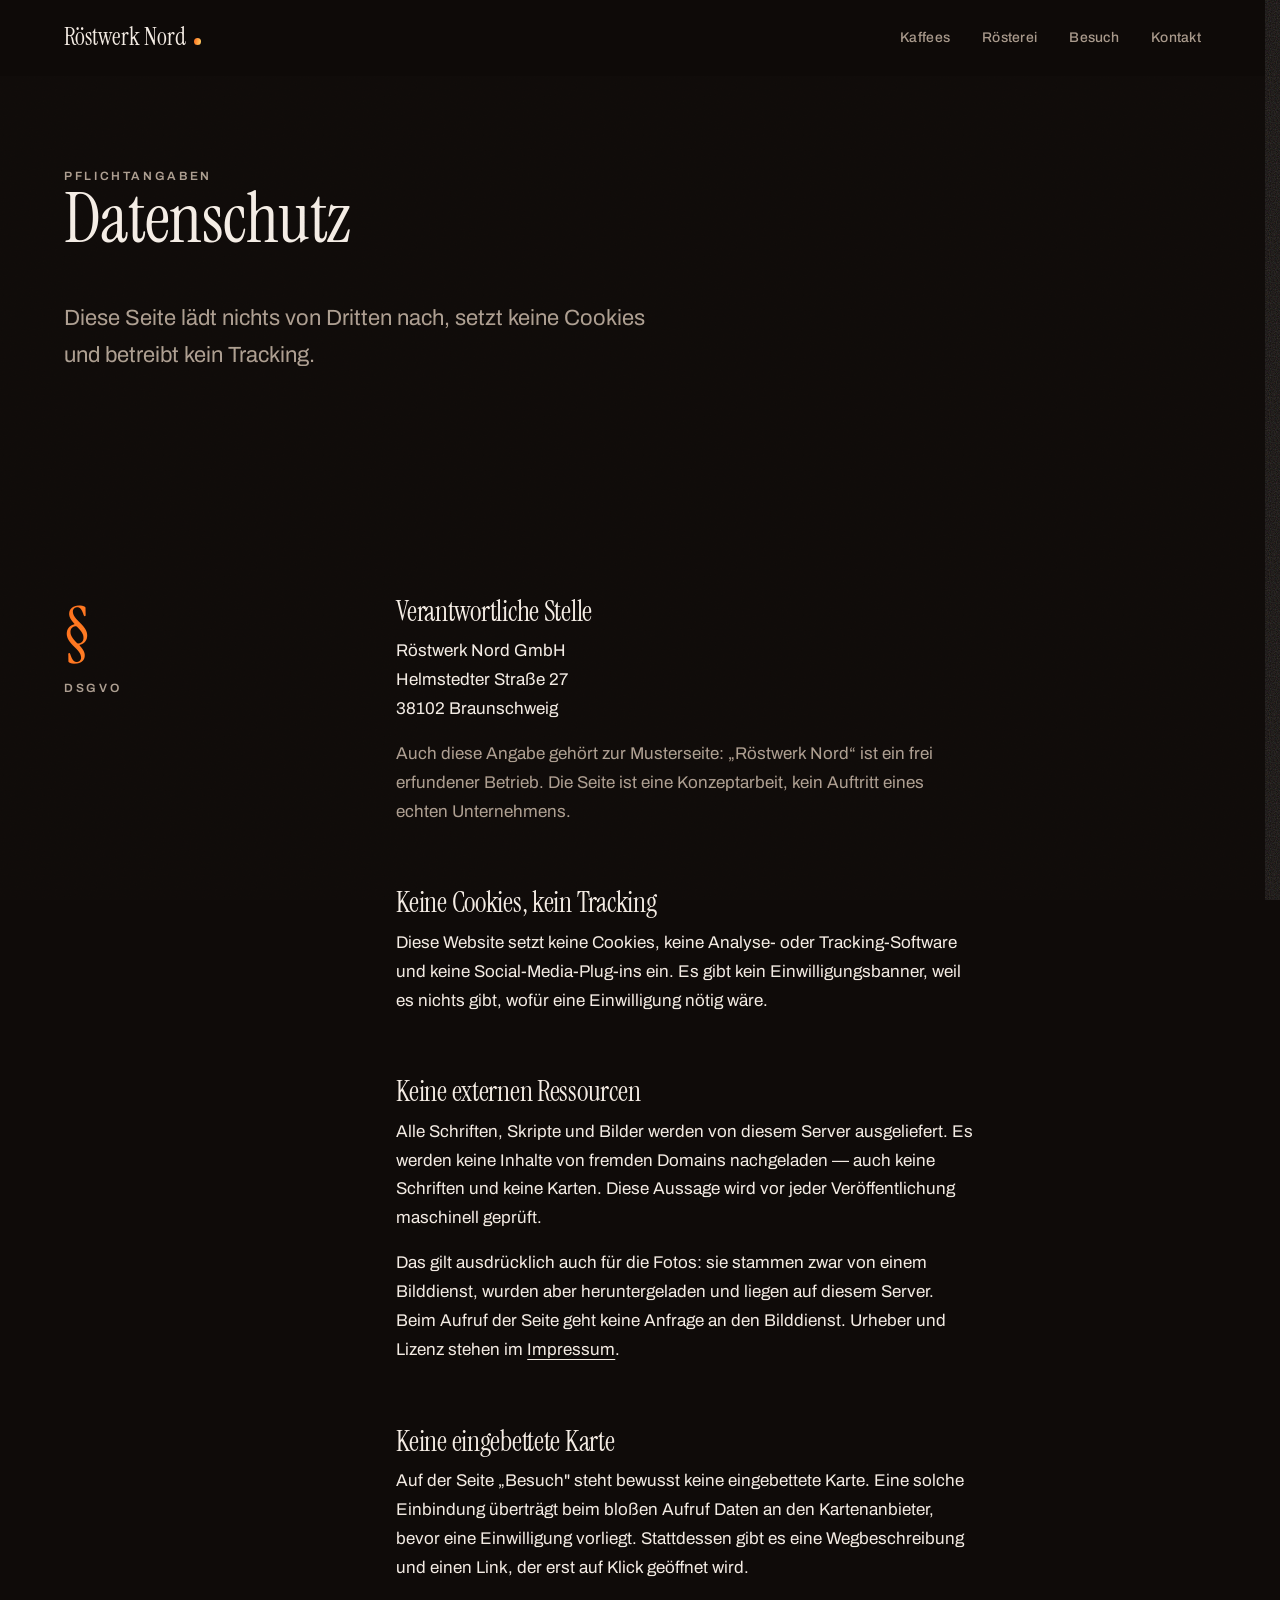
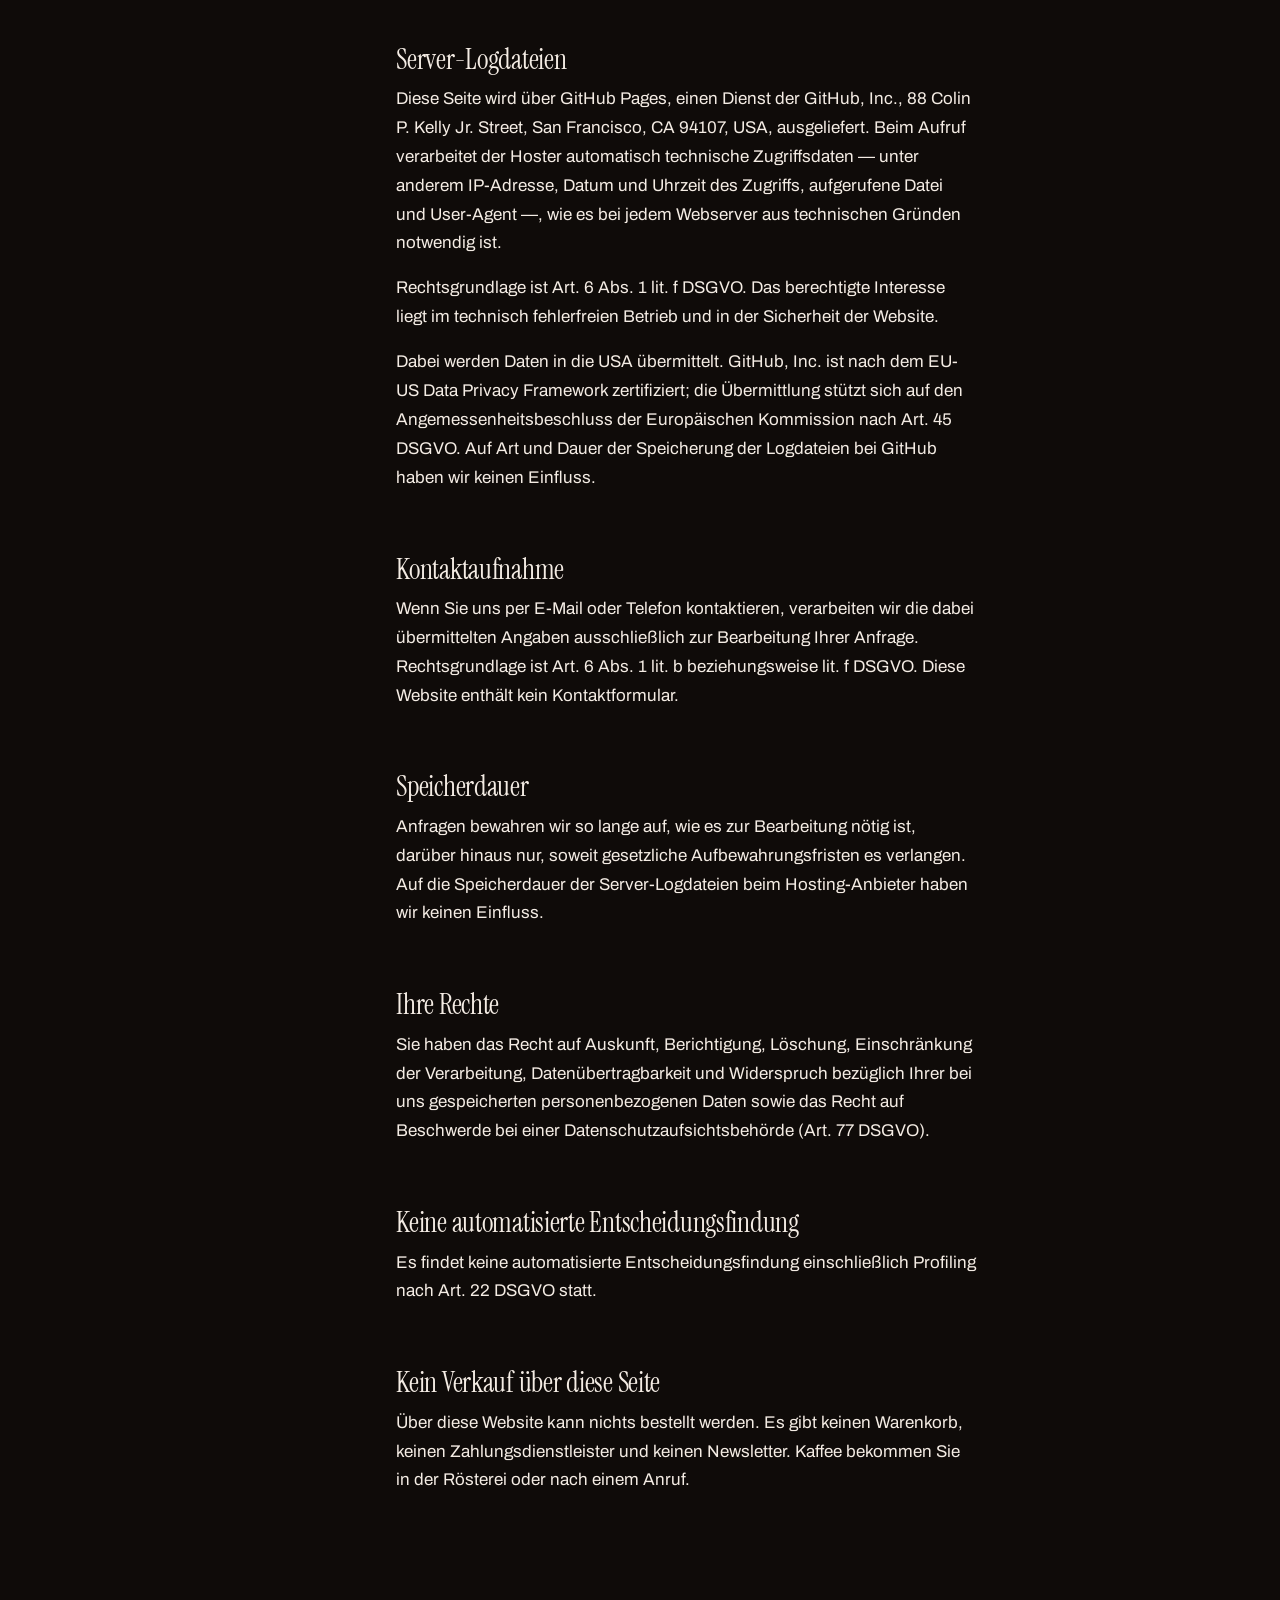
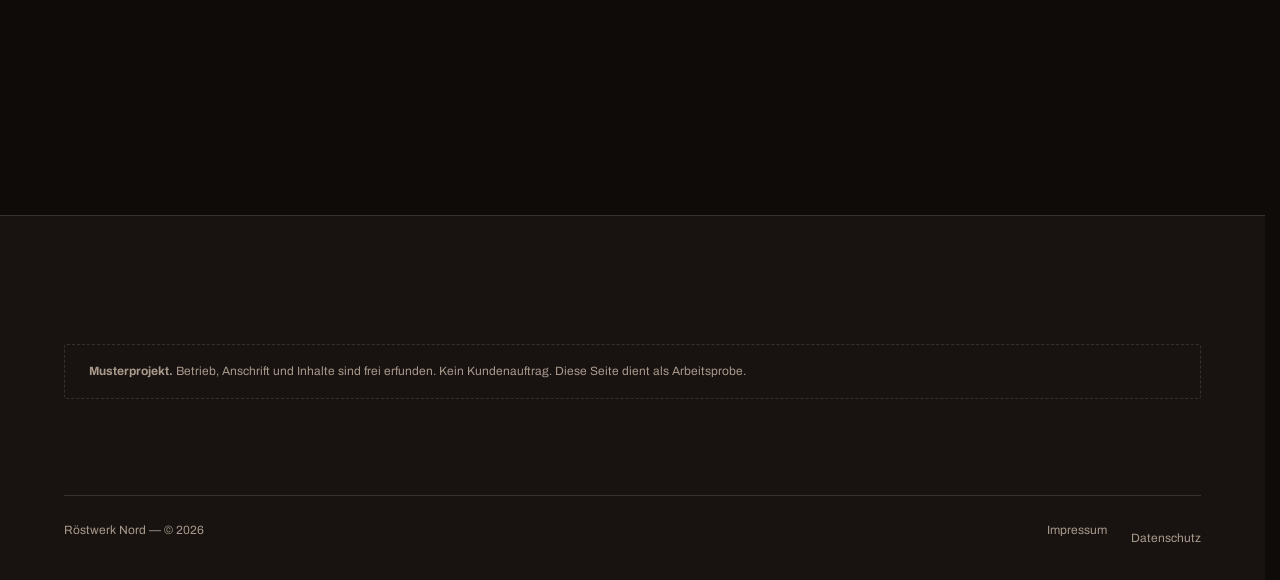
<file: datenschutz/index.html>
<!doctype html>
<html lang="de">
<head>
  <meta charset="utf-8">
  <meta name="viewport" content="width=device-width, initial-scale=1">
  <meta name="robots" content="noindex, nofollow">
  <meta http-equiv="Content-Security-Policy" content="default-src 'self'; script-src 'self'; style-src 'self' 'unsafe-inline'; img-src 'self' data:; font-src 'self'; connect-src 'self'; object-src 'none'; base-uri 'none'; form-action 'none'; upgrade-insecure-requests">
  <meta name="referrer" content="strict-origin-when-cross-origin">
  <title>Datenschutz — Röstwerk Nord</title>
  <meta name="description" content="Diese Seite lädt nichts von Dritten nach, setzt keine Cookies und betreibt kein Tracking.">
  <link rel="icon" href="../assets/icons/favicon.svg" type="image/svg+xml">
  <link rel="stylesheet" href="../assets/css/basis.css">
  <link rel="stylesheet" href="../assets/css/raster.css">
  <link rel="stylesheet" href="../assets/css/komponenten.css">
  <link rel="stylesheet" href="../assets/css/bilder.css">
  <link rel="stylesheet" href="../assets/css/bewegung.css">
</head>
<body data-wurzel="../">
  <a class="sprunglink" href="#inhalt">Zum Inhalt</a>
  <div class="koernung" aria-hidden="true"></div>

  <header class="kopfzeile">
    <div class="breite kopfzeile__inhalt">
      <a class="marke" href="../index.html">Röstwerk Nord<i></i></a>
      <nav class="hauptnav" aria-label="Hauptnavigation">
        <ul>
          <li><a href="../kaffees/index.html">Kaffees</a></li>
          <li><a href="../roesterei/index.html">Rösterei</a></li>
          <li><a href="../besuch/index.html">Besuch</a></li>
          <li><a href="../kontakt/index.html">Kontakt</a></li>
        </ul>
      </nav>
    </div>
  </header>

  <main id="inhalt">
    <section class="hero breite">
      <p class="etikett einblenden">Pflichtangaben</p>
      <h1 style="font-size:var(--fs-h2)">Datenschutz</h1>
      <p class="hero__lead einblenden">
        Diese Seite lädt nichts von Dritten nach, setzt keine Cookies und
        betreibt kein Tracking.
      </p>
    </section>

    <section class="abschnitt breite">
      <div class="kapitel">
        <div class="kapitel__marke">
          <span class="kapitel__nummer">§</span>
          <p class="etikett kapitel__titel">DSGVO</p>
        </div>
        <div style="display:grid;gap:var(--sp-8)">

          <div>
            <h2 style="font-size:var(--fs-h3);margin-bottom:var(--sp-3)">Verantwortliche Stelle</h2>
            <p>Röstwerk Nord GmbH<br>Helmstedter Straße 27<br>38102 Braunschweig</p>
            <p style="margin-top:var(--sp-4);color:var(--muted)">Auch diese Angabe gehört zur Musterseite: „Röstwerk Nord“ ist ein frei erfundener Betrieb. Die Seite ist eine Konzeptarbeit, kein Auftritt eines echten Unternehmens.</p>
          </div>

          <div>
            <h2 style="font-size:var(--fs-h3);margin-bottom:var(--sp-3)">Keine Cookies, kein Tracking</h2>
            <p>
              Diese Website setzt keine Cookies, keine Analyse- oder
              Tracking-Software und keine Social-Media-Plug-ins ein. Es gibt
              kein Einwilligungsbanner, weil es nichts gibt, wofür eine
              Einwilligung nötig wäre.
            </p>
          </div>

          <div>
            <h2 style="font-size:var(--fs-h3);margin-bottom:var(--sp-3)">Keine externen Ressourcen</h2>
            <p>
              Alle Schriften, Skripte und Bilder werden von diesem Server
              ausgeliefert. Es werden keine Inhalte von fremden Domains
              nachgeladen — auch keine Schriften und keine Karten. Diese
              Aussage wird vor jeder Veröffentlichung maschinell geprüft.
            </p>
            <p style="margin-top:var(--sp-4)">
              Das gilt ausdrücklich auch für die Fotos: sie stammen zwar von
              einem Bilddienst, wurden aber heruntergeladen und liegen auf
              diesem Server. Beim Aufruf der Seite geht keine Anfrage an den
              Bilddienst. Urheber und Lizenz stehen im
              <a href="../impressum/index.html">Impressum</a>.
            </p>
          </div>

          <div>
            <h2 style="font-size:var(--fs-h3);margin-bottom:var(--sp-3)">Keine eingebettete Karte</h2>
            <p>
              Auf der Seite „Besuch" steht bewusst keine eingebettete Karte.
              Eine solche Einbindung überträgt beim bloßen Aufruf Daten an den
              Kartenanbieter, bevor eine Einwilligung vorliegt. Stattdessen
              gibt es eine Wegbeschreibung und einen Link, der erst auf Klick
              geöffnet wird.
            </p>
          </div>

          <div>
            <h2 style="font-size:var(--fs-h3);margin-bottom:var(--sp-3)">Server-Logdateien</h2>
            <p>
              Diese Seite wird über GitHub Pages, einen Dienst der GitHub, Inc., 88 Colin P. Kelly Jr. Street, San Francisco, CA 94107, USA, ausgeliefert. Beim Aufruf verarbeitet der Hoster
              automatisch technische Zugriffsdaten — unter anderem IP-Adresse,
              Datum und Uhrzeit des Zugriffs, aufgerufene Datei und User-Agent —,
              wie es bei jedem Webserver aus technischen Gründen notwendig ist.
            </p>
            <p style="margin-top:var(--sp-4)">
              Rechtsgrundlage ist Art. 6 Abs. 1 lit. f DSGVO. Das berechtigte
              Interesse liegt im technisch fehlerfreien Betrieb und in der
              Sicherheit der Website.
            </p>
            <p style="margin-top:var(--sp-4)">
              Dabei werden Daten in die USA übermittelt. GitHub, Inc. ist nach dem EU-US Data Privacy Framework zertifiziert; die Übermittlung stützt sich auf den Angemessenheitsbeschluss der Europäischen Kommission nach Art. 45 DSGVO. Auf Art und Dauer der Speicherung der Logdateien bei GitHub haben wir keinen Einfluss.
            </p>
          </div>

          <div>
            <h2 style="font-size:var(--fs-h3);margin-bottom:var(--sp-3)">Kontaktaufnahme</h2>
            <p>
              Wenn Sie uns per E-Mail oder Telefon kontaktieren, verarbeiten wir
              die dabei übermittelten Angaben ausschließlich zur Bearbeitung
              Ihrer Anfrage. Rechtsgrundlage ist Art. 6 Abs. 1 lit. b
              beziehungsweise lit. f DSGVO. Diese Website enthält kein
              Kontaktformular.
            </p>
          </div>

          <div>
            <h2 style="font-size:var(--fs-h3);margin-bottom:var(--sp-3)">Speicherdauer</h2>
            <p>
              Anfragen bewahren wir so lange auf, wie es zur Bearbeitung nötig
              ist, darüber hinaus nur, soweit gesetzliche Aufbewahrungsfristen
              es verlangen. Auf die Speicherdauer der Server-Logdateien beim
              Hosting-Anbieter haben wir keinen Einfluss.
            </p>
          </div>

          <div>
            <h2 style="font-size:var(--fs-h3);margin-bottom:var(--sp-3)">Ihre Rechte</h2>
            <p>
              Sie haben das Recht auf Auskunft, Berichtigung, Löschung,
              Einschränkung der Verarbeitung, Datenübertragbarkeit und
              Widerspruch bezüglich Ihrer bei uns gespeicherten
              personenbezogenen Daten sowie das Recht auf Beschwerde bei einer
              Datenschutzaufsichtsbehörde (Art. 77 DSGVO).
            </p>
          </div>

          <div>
            <h2 style="font-size:var(--fs-h3);margin-bottom:var(--sp-3)">Keine automatisierte Entscheidungsfindung</h2>
            <p>
              Es findet keine automatisierte Entscheidungsfindung einschließlich
              Profiling nach Art. 22 DSGVO statt.
            </p>
          </div>

          <div>
            <h2 style="font-size:var(--fs-h3);margin-bottom:var(--sp-3)">Kein Verkauf über diese Seite</h2>
            <p>
              Über diese Website kann nichts bestellt werden. Es gibt keinen
              Warenkorb, keinen Zahlungsdienstleister und keinen Newsletter.
              Kaffee bekommen Sie in der Rösterei oder nach einem Anruf.
            </p>
          </div>

        </div>
      </div>
    </section>
  </main>

  <footer class="fusszeile">
    <div class="breite">
      <p class="fusszeile__hinweis">
        <strong>Musterprojekt.</strong> Betrieb, Anschrift und Inhalte sind frei
        erfunden. Kein Kundenauftrag. Diese Seite dient als Arbeitsprobe.
      </p>
      <div class="fusszeile__unten">
        <p>Röstwerk Nord — © 2026</p>
        <ul>
          <li><a href="../impressum/index.html">Impressum</a></li>
          <li><a href="../datenschutz/index.html" aria-current="page">Datenschutz</a></li>
        </ul>
      </div>
    </div>
  </footer>
</body>
</html>
</file>
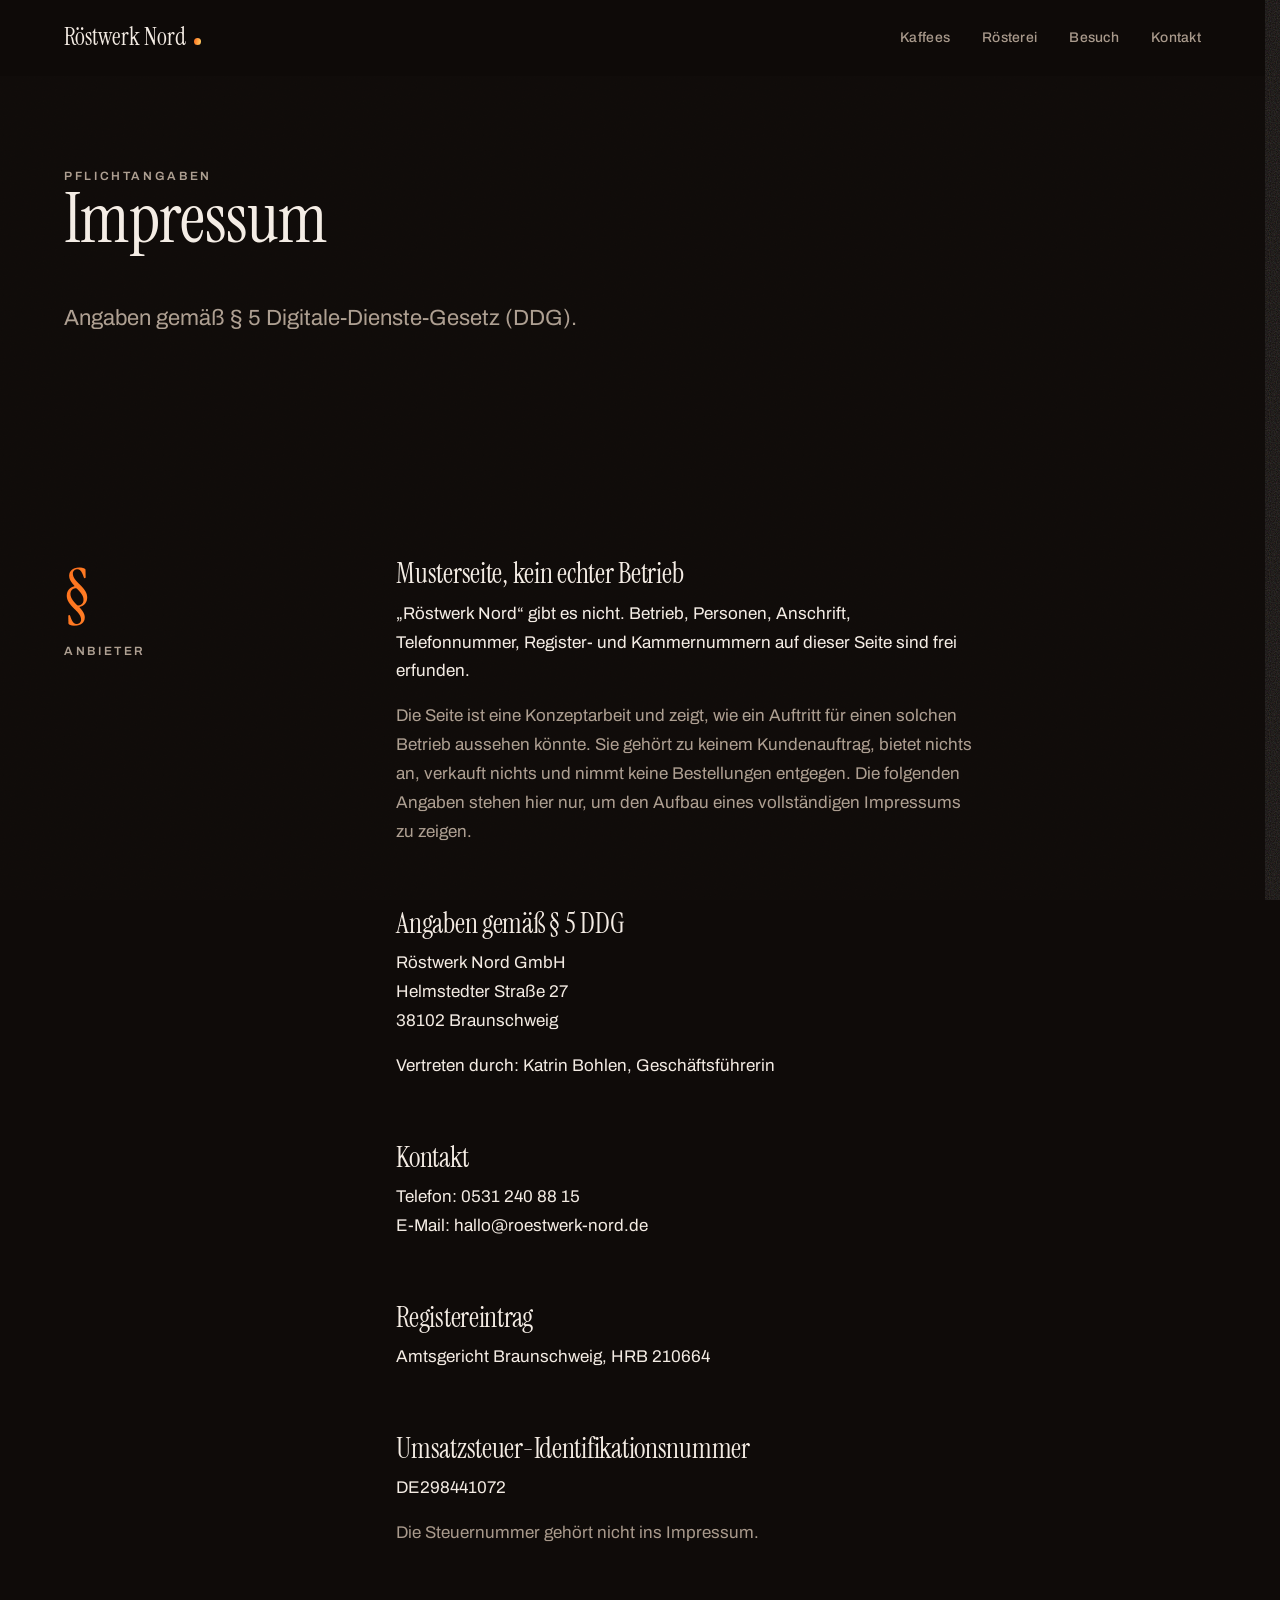
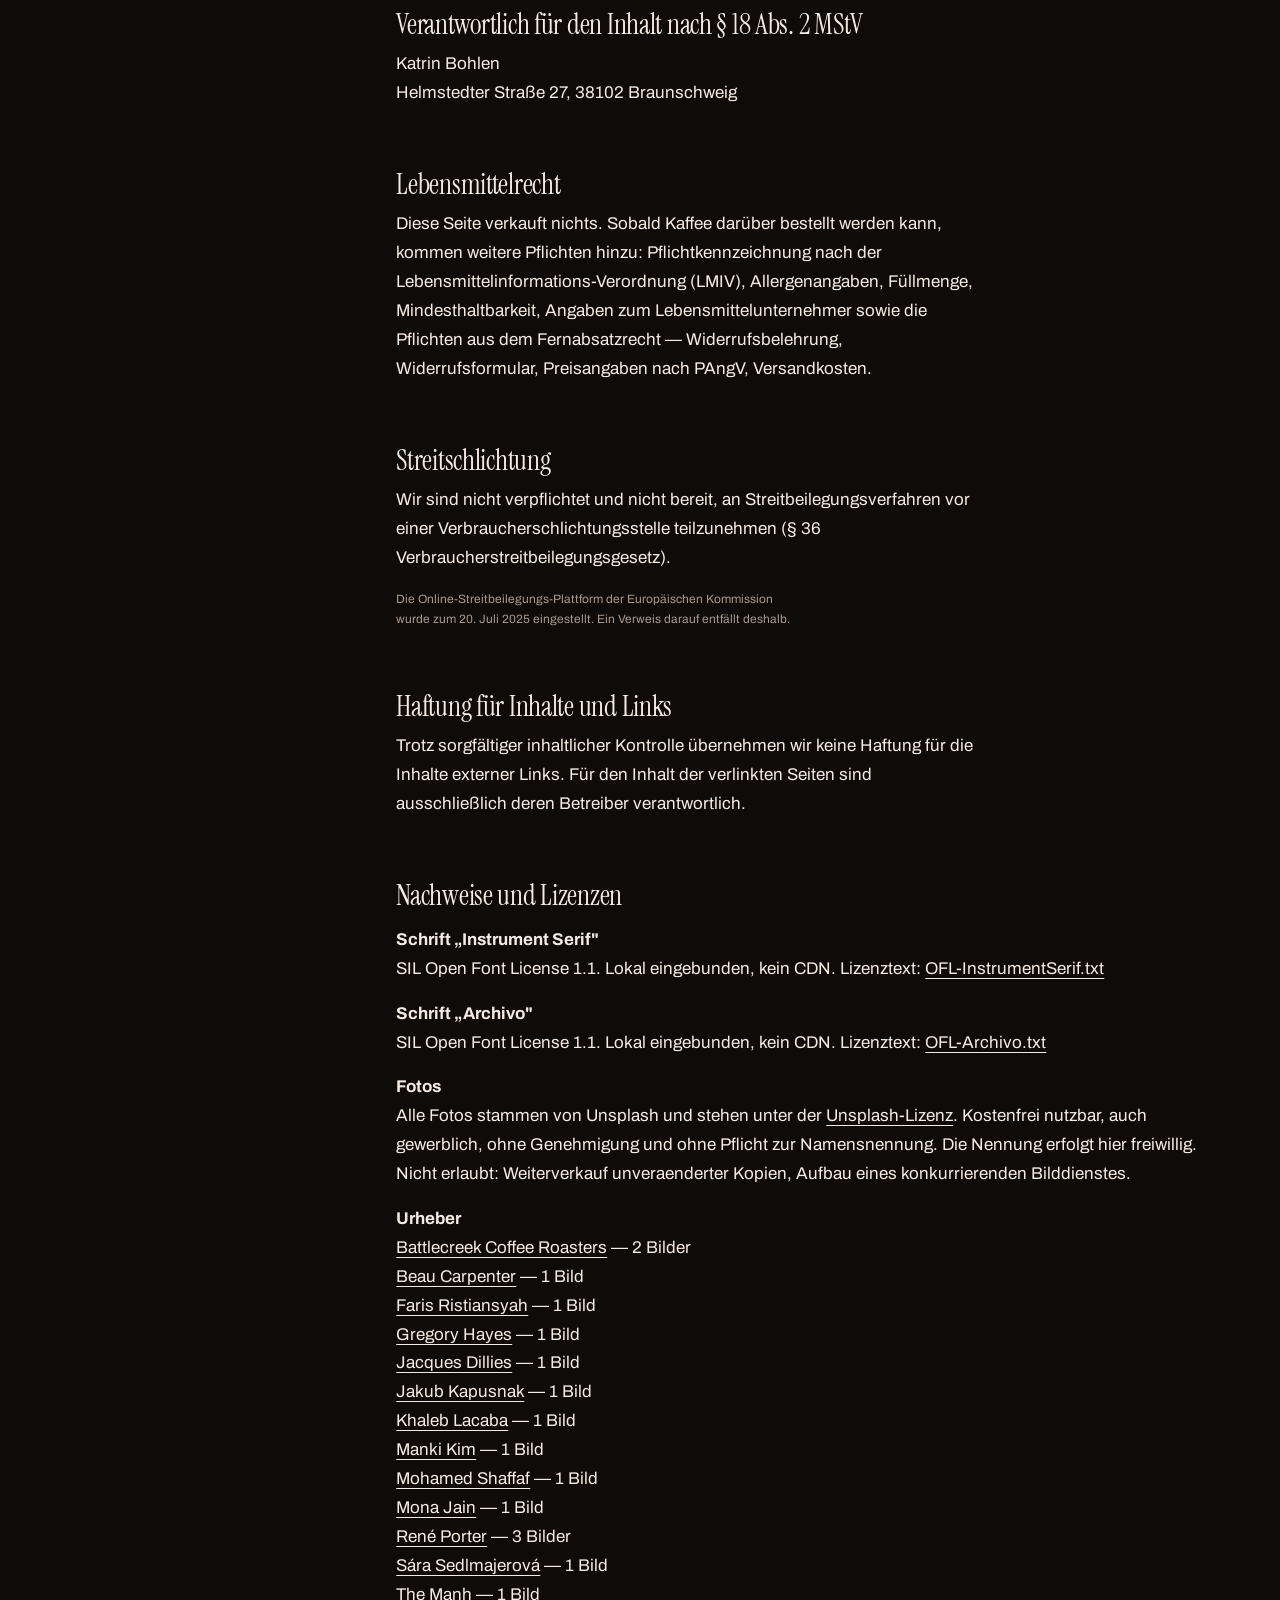
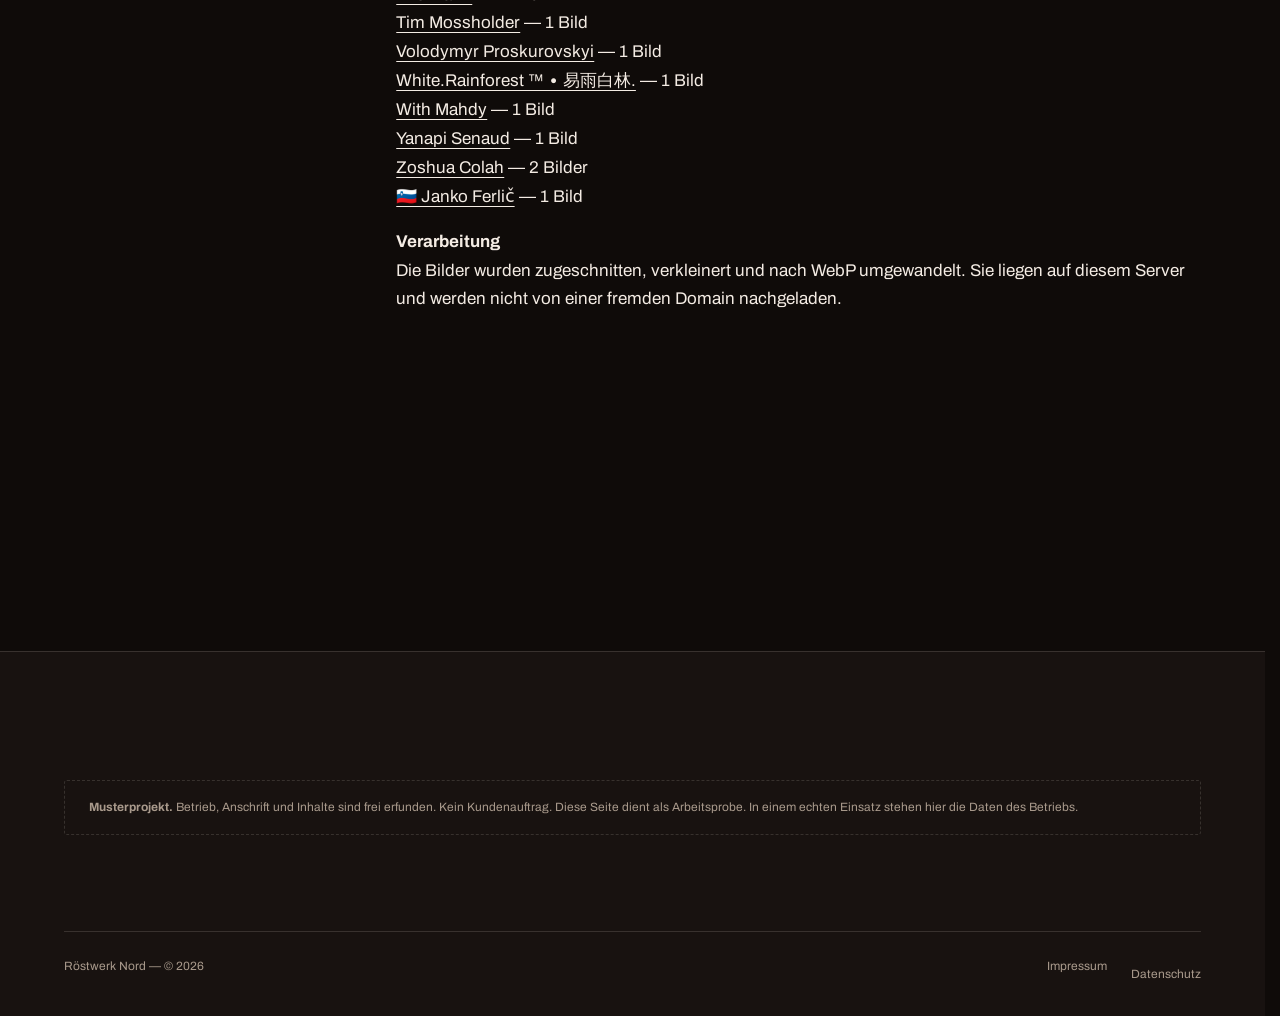
<file: impressum/index.html>
<!doctype html>
<html lang="de">
<head>
  <meta charset="utf-8">
  <meta name="viewport" content="width=device-width, initial-scale=1">
  <meta name="robots" content="noindex, nofollow">
  <meta http-equiv="Content-Security-Policy" content="default-src 'self'; script-src 'self'; style-src 'self' 'unsafe-inline'; img-src 'self' data:; font-src 'self'; connect-src 'self'; object-src 'none'; base-uri 'none'; form-action 'none'; upgrade-insecure-requests">
  <meta name="referrer" content="strict-origin-when-cross-origin">
  <title>Impressum — Röstwerk Nord</title>
  <meta name="description" content="Anbieterkennzeichnung nach § 5 Digitale-Dienste-Gesetz.">
  <link rel="icon" href="../assets/icons/favicon.svg" type="image/svg+xml">
  <link rel="stylesheet" href="../assets/css/basis.css">
  <link rel="stylesheet" href="../assets/css/raster.css">
  <link rel="stylesheet" href="../assets/css/komponenten.css">
  <link rel="stylesheet" href="../assets/css/bilder.css">
  <link rel="stylesheet" href="../assets/css/bewegung.css">
</head>
<body data-wurzel="../">
  <a class="sprunglink" href="#inhalt">Zum Inhalt</a>
  <div class="koernung" aria-hidden="true"></div>

  <header class="kopfzeile">
    <div class="breite kopfzeile__inhalt">
      <a class="marke" href="../index.html">Röstwerk Nord<i></i></a>
      <nav class="hauptnav" aria-label="Hauptnavigation">
        <ul>
          <li><a href="../kaffees/index.html">Kaffees</a></li>
          <li><a href="../roesterei/index.html">Rösterei</a></li>
          <li><a href="../besuch/index.html">Besuch</a></li>
          <li><a href="../kontakt/index.html">Kontakt</a></li>
        </ul>
      </nav>
    </div>
  </header>

  <main id="inhalt">
    <section class="hero breite">
      <p class="etikett einblenden">Pflichtangaben</p>
      <h1 style="font-size:var(--fs-h2)">Impressum</h1>
      <p class="hero__lead einblenden">Angaben gemäß § 5 Digitale-Dienste-Gesetz (DDG).</p>
    </section>

    <section class="abschnitt breite">
      <div class="kapitel">
        <div class="kapitel__marke">
          <span class="kapitel__nummer">§</span>
          <p class="etikett kapitel__titel">Anbieter</p>
        </div>
        <div style="display:grid;gap:var(--sp-8)">

          <div>
            <h2 style="font-size:var(--fs-h3);margin-bottom:var(--sp-3)">Musterseite, kein echter Betrieb</h2>
            <p>
              „Röstwerk Nord“ gibt es nicht. Betrieb, Personen, Anschrift, Telefonnummer,
              Register- und Kammernummern auf dieser Seite sind frei erfunden.
            </p>
            <p style="margin-top:var(--sp-4);color:var(--muted)">
              Die Seite ist eine Konzeptarbeit und zeigt, wie ein Auftritt für einen
              solchen Betrieb aussehen könnte. Sie gehört zu keinem Kundenauftrag,
              bietet nichts an, verkauft nichts und nimmt keine Bestellungen entgegen.
              Die folgenden Angaben stehen hier nur, um den Aufbau eines vollständigen
              Impressums zu zeigen.
            </p>
          </div>

          <div>
            <h2 style="font-size:var(--fs-h3);margin-bottom:var(--sp-3)">Angaben gemäß § 5 DDG</h2>
            <p>
              Röstwerk Nord GmbH<br>
              Helmstedter Straße 27<br>
              38102 Braunschweig
            </p>
            <p style="margin-top:var(--sp-4)">
              Vertreten durch: Katrin Bohlen, Geschäftsführerin
            </p>
          </div>

          <div>
            <h2 style="font-size:var(--fs-h3);margin-bottom:var(--sp-3)">Kontakt</h2>
            <p>
              Telefon: 0531 240 88 15<br>
              E-Mail: hallo@roestwerk-nord.de
            </p>
          </div>

          <div>
            <h2 style="font-size:var(--fs-h3);margin-bottom:var(--sp-3)">Registereintrag</h2>
            <p>
              Amtsgericht Braunschweig, HRB 210664
            </p>
          </div>

          <div>
            <h2 style="font-size:var(--fs-h3);margin-bottom:var(--sp-3)">Umsatzsteuer-Identifikationsnummer</h2>
            <p>
              DE298441072
            </p>
            <p style="margin-top:var(--sp-4);color:var(--muted)">
              Die Steuernummer gehört nicht ins Impressum.
            </p>
          </div>

          <div>
            <h2 style="font-size:var(--fs-h3);margin-bottom:var(--sp-3)">
              Verantwortlich für den Inhalt nach § 18 Abs. 2 MStV
            </h2>
            <p>
              Katrin Bohlen<br>
              Helmstedter Straße 27, 38102 Braunschweig
            </p>
          </div>

          <div>
            <h2 style="font-size:var(--fs-h3);margin-bottom:var(--sp-3)">Lebensmittelrecht</h2>
            <p>
              Diese Seite verkauft nichts. Sobald Kaffee darüber bestellt werden
              kann, kommen weitere Pflichten hinzu: Pflichtkennzeichnung nach der
              Lebensmittelinformations-Verordnung (LMIV), Allergenangaben,
              Füllmenge, Mindesthaltbarkeit, Angaben zum Lebensmittelunternehmer
              sowie die Pflichten aus dem Fernabsatzrecht — Widerrufsbelehrung,
              Widerrufsformular, Preisangaben nach PAngV, Versandkosten.
            </p>
          </div>

          <div>
            <h2 style="font-size:var(--fs-h3);margin-bottom:var(--sp-3)">Streitschlichtung</h2>
            <p>
              Wir sind nicht verpflichtet und nicht bereit, an
              Streitbeilegungsverfahren vor einer Verbraucherschlichtungsstelle
              teilzunehmen (§ 36 Verbraucherstreitbeilegungsgesetz).
            </p>
            <p style="margin-top:var(--sp-4);color:var(--muted);font-size:var(--fs-meta)">
              Die Online-Streitbeilegungs-Plattform der Europäischen Kommission
              wurde zum 20. Juli 2025 eingestellt. Ein Verweis darauf entfällt
              deshalb.
            </p>
          </div>

          <div>
            <h2 style="font-size:var(--fs-h3);margin-bottom:var(--sp-3)">Haftung für Inhalte und Links</h2>
            <p>
              Trotz sorgfältiger inhaltlicher Kontrolle übernehmen wir keine
              Haftung für die Inhalte externer Links. Für den Inhalt der
              verlinkten Seiten sind ausschließlich deren Betreiber
              verantwortlich.
            </p>
          </div>

          <div>
            <h2 style="font-size:var(--fs-h3);margin-bottom:var(--sp-3)">Nachweise und Lizenzen</h2>
            <dl>
              <dt><strong>Schrift „Instrument Serif"</strong></dt>
              <dd style="margin:0 0 var(--sp-4)">
                SIL Open Font License 1.1. Lokal eingebunden, kein CDN.
                Lizenztext: <a href="../assets/fonts/OFL-InstrumentSerif.txt">OFL-InstrumentSerif.txt</a>
              </dd>
              <dt><strong>Schrift „Archivo"</strong></dt>
              <dd style="margin:0 0 var(--sp-4)">
                SIL Open Font License 1.1. Lokal eingebunden, kein CDN.
                Lizenztext: <a href="../assets/fonts/OFL-Archivo.txt">OFL-Archivo.txt</a>
              </dd>
            <!-- NACHWEISE:ANFANG -->
            <dt><strong>Fotos</strong></dt>
            <dd style="margin:0 0 var(--sp-4)">
              Alle Fotos stammen von Unsplash und stehen unter der
              <a href="https://unsplash.com/license" rel="noopener">Unsplash-Lizenz</a>.
              Kostenfrei nutzbar, auch gewerblich, ohne Genehmigung und ohne Pflicht zur Namensnennung. Die Nennung erfolgt hier freiwillig. Nicht erlaubt: Weiterverkauf unveraenderter Kopien, Aufbau eines konkurrierenden Bilddienstes.
            </dd>
            <dt><strong>Urheber</strong></dt>
            <dd style="margin:0 0 var(--sp-4)">
              <ul>
                <li><a href="https://unsplash.com/@battlecreekcoffeeroasters" rel="noopener">Battlecreek Coffee Roasters</a> — 2 Bilder</li>
                <li><a href="https://unsplash.com/@btcarpenter" rel="noopener">Beau Carpenter</a> — 1 Bild</li>
                <li><a href="https://unsplash.com/@farisr___" rel="noopener">Faris Ristiansyah</a> — 1 Bild</li>
                <li><a href="https://unsplash.com/@gregoryallen" rel="noopener">Gregory Hayes</a> — 1 Bild</li>
                <li><a href="https://unsplash.com/@jacques_dillies" rel="noopener">Jacques Dillies</a> — 1 Bild</li>
                <li><a href="https://unsplash.com/@foodiesfeed" rel="noopener">Jakub Kapusnak</a> — 1 Bild</li>
                <li><a href="https://unsplash.com/@klebrivera" rel="noopener">Khaleb Lacaba</a> — 1 Bild</li>
                <li><a href="https://unsplash.com/@kimdonkey" rel="noopener">Manki Kim</a> — 1 Bild</li>
                <li><a href="https://unsplash.com/@shaffuscanvas" rel="noopener">Mohamed Shaffaf</a> — 1 Bild</li>
                <li><a href="https://unsplash.com/@monajain" rel="noopener">Mona Jain</a> — 1 Bild</li>
                <li><a href="https://unsplash.com/@reneporter" rel="noopener">René Porter</a> — 3 Bilder</li>
                <li><a href="https://unsplash.com/@sari211" rel="noopener">Sára Sedlmajerová</a> — 1 Bild</li>
                <li><a href="https://unsplash.com/@themanh401" rel="noopener">The Manh</a> — 1 Bild</li>
                <li><a href="https://unsplash.com/@timmossholder" rel="noopener">Tim Mossholder</a> — 1 Bild</li>
                <li><a href="https://unsplash.com/@proskurovskiy" rel="noopener">Volodymyr Proskurovskyi</a> — 1 Bild</li>
                <li><a href="https://unsplash.com/@whiterainforest" rel="noopener">White.Rainforest ™︎ ∙ 易雨白林.</a> — 1 Bild</li>
                <li><a href="https://unsplash.com/@withmahdy" rel="noopener">With Mahdy</a> — 1 Bild</li>
                <li><a href="https://unsplash.com/@yaanapi" rel="noopener">Yanapi Senaud</a> — 1 Bild</li>
                <li><a href="https://unsplash.com/@zoshuacolah" rel="noopener">Zoshua Colah</a> — 2 Bilder</li>
                <li><a href="https://unsplash.com/@itfeelslikefilm" rel="noopener">🇸🇮 Janko Ferlič</a> — 1 Bild</li>
              </ul>
            </dd>
            <dt><strong>Verarbeitung</strong></dt>
            <dd style="margin:0">
              Die Bilder wurden zugeschnitten, verkleinert und nach WebP
              umgewandelt. Sie liegen auf diesem Server und werden nicht
              von einer fremden Domain nachgeladen.
            </dd>
            <!-- NACHWEISE:ENDE -->
            </dl>
          </div>

        </div>
      </div>
    </section>
  </main>

  <footer class="fusszeile">
    <div class="breite">
      <p class="fusszeile__hinweis">
        <strong>Musterprojekt.</strong> Betrieb, Anschrift und Inhalte sind frei
        erfunden. Kein Kundenauftrag. Diese Seite dient als Arbeitsprobe.
        In einem echten Einsatz stehen hier die Daten des Betriebs.
      </p>
      <div class="fusszeile__unten">
        <p>Röstwerk Nord — © 2026</p>
        <ul>
          <li><a href="../impressum/index.html" aria-current="page">Impressum</a></li>
          <li><a href="../datenschutz/index.html">Datenschutz</a></li>
        </ul>
      </div>
    </div>
  </footer>
</body>
</html>
</file>
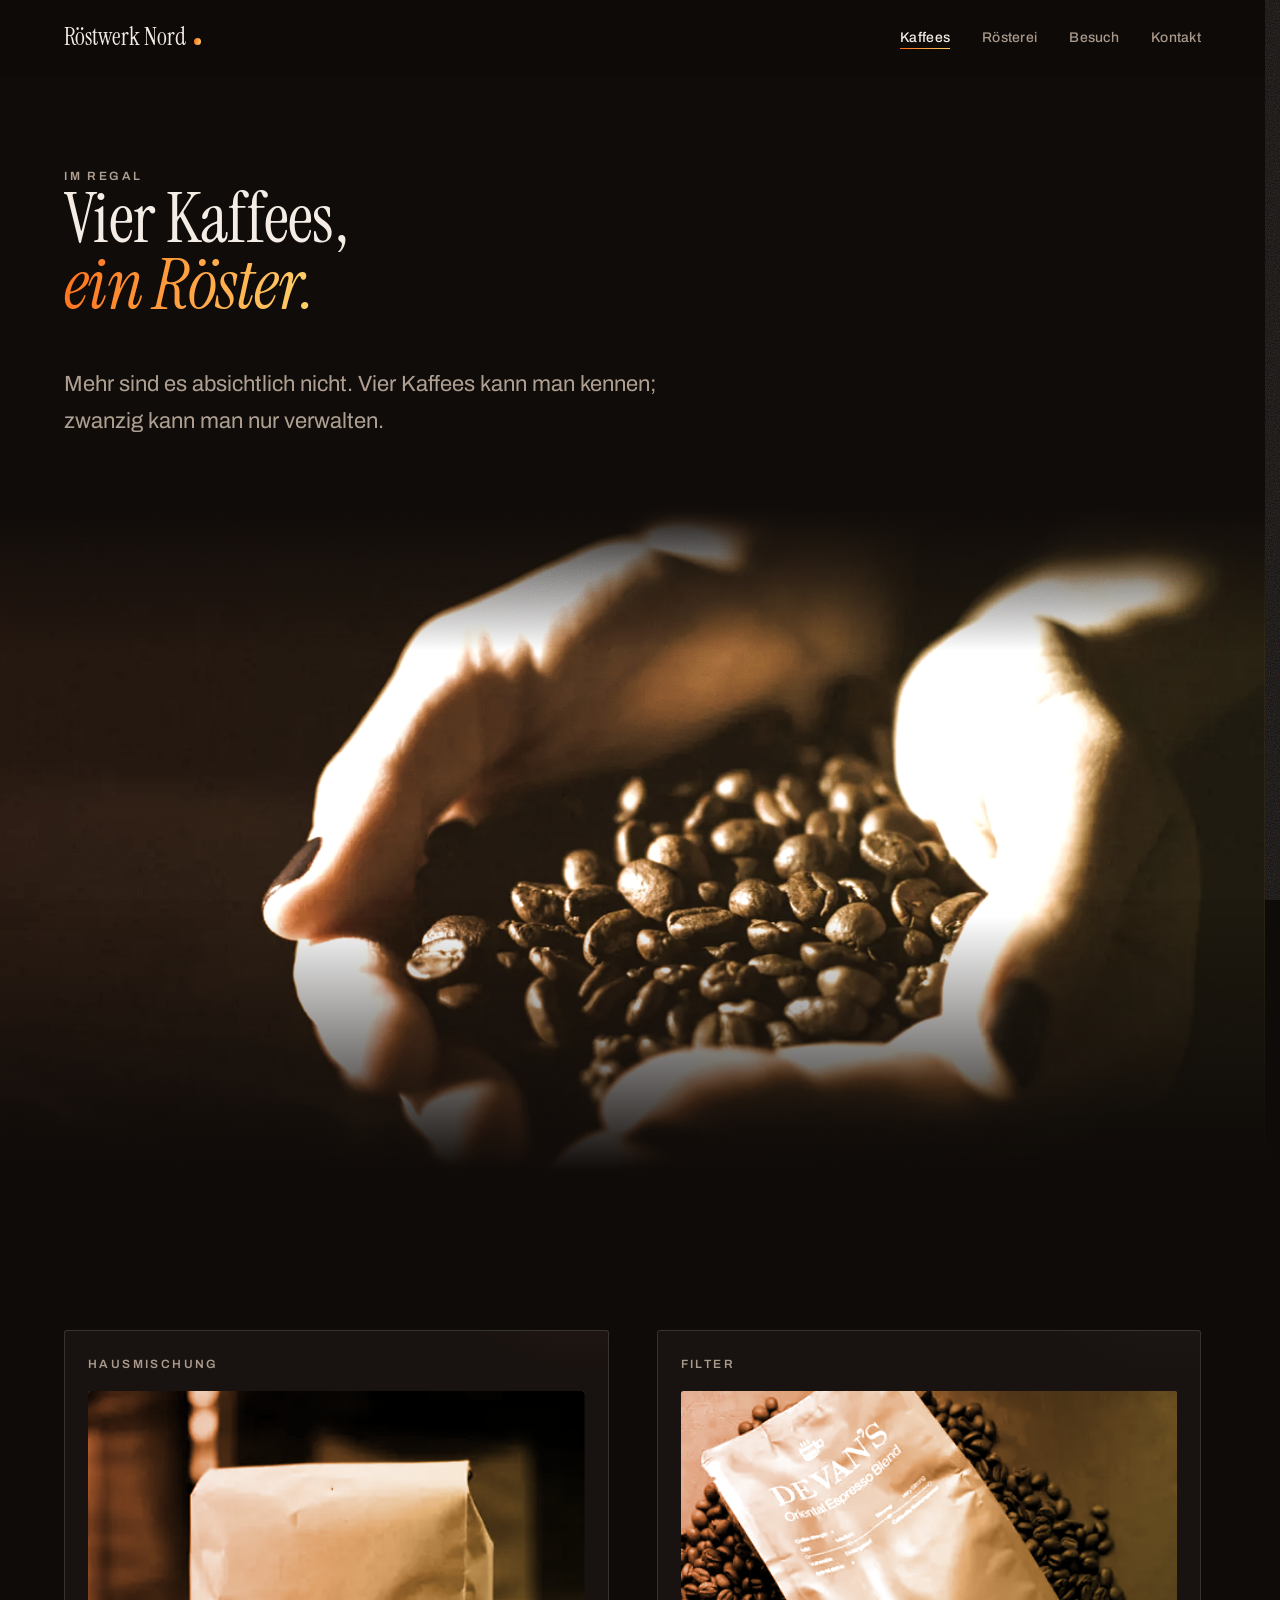
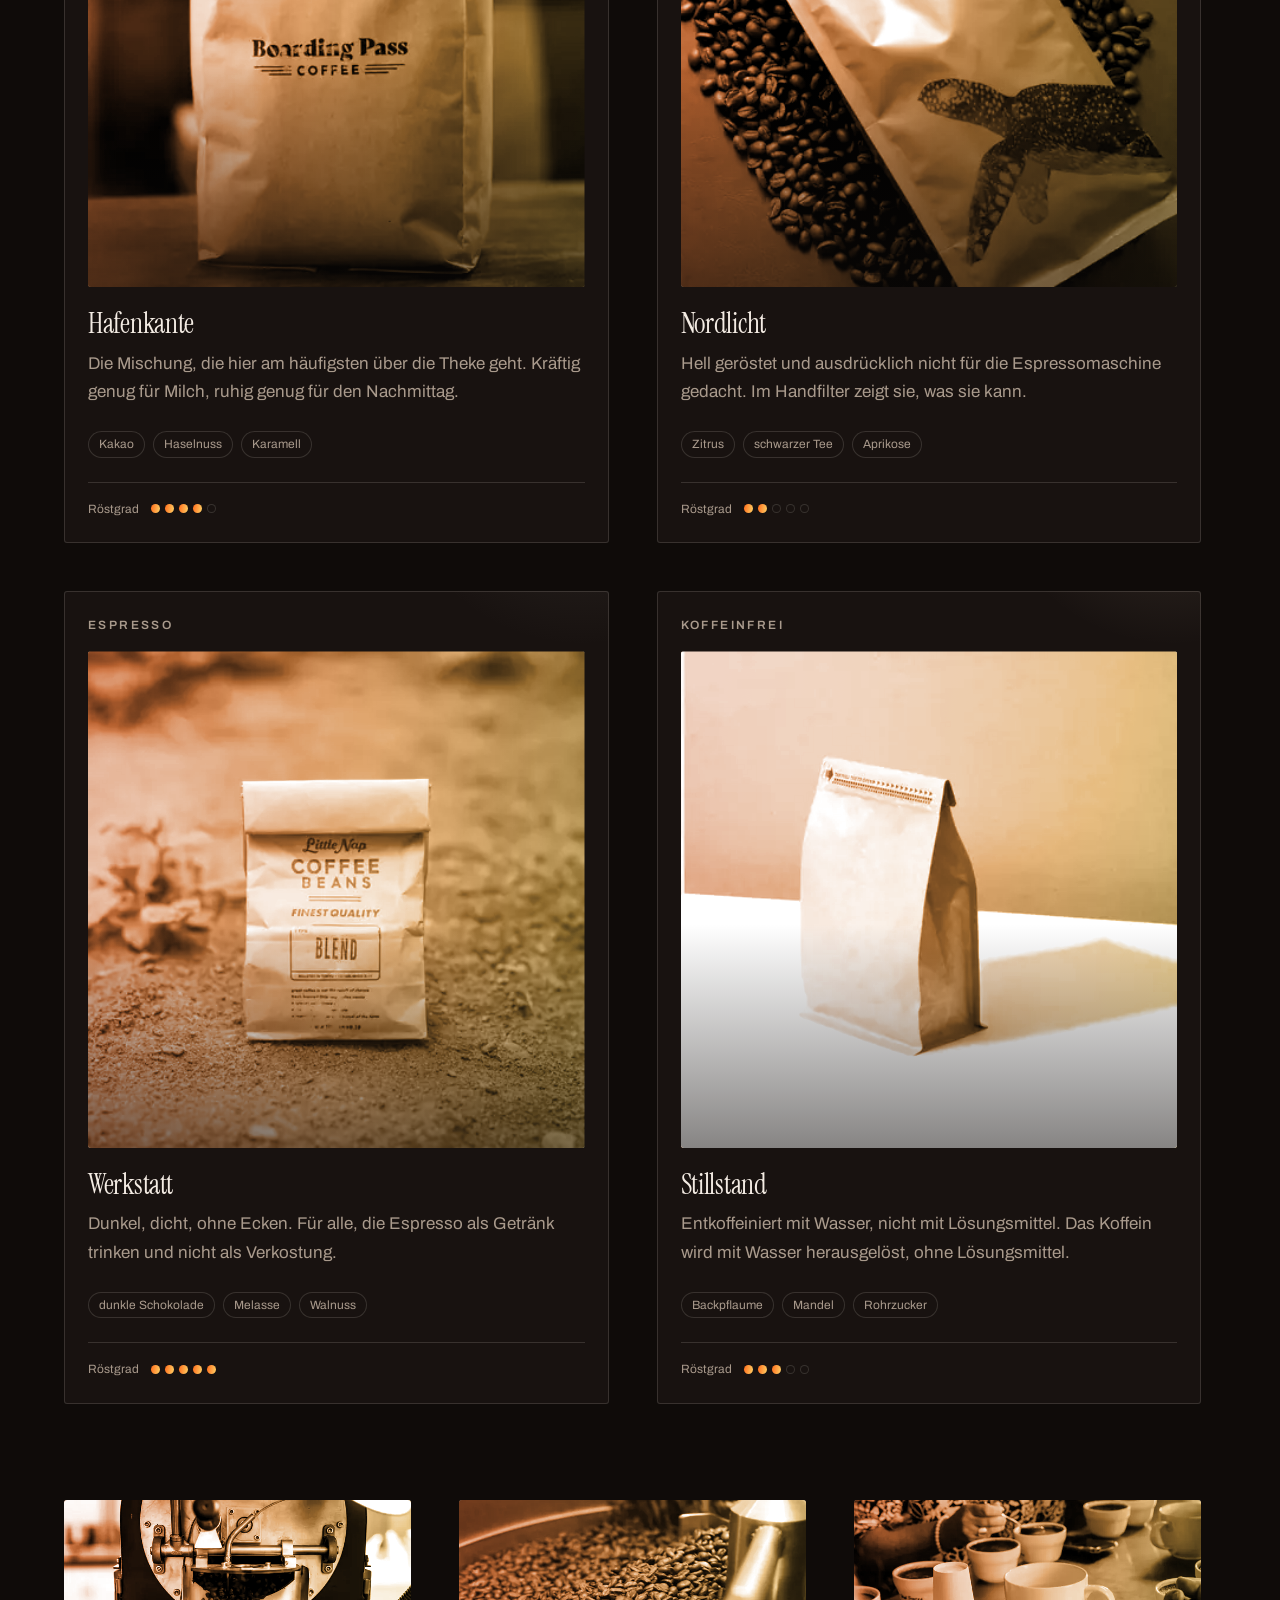
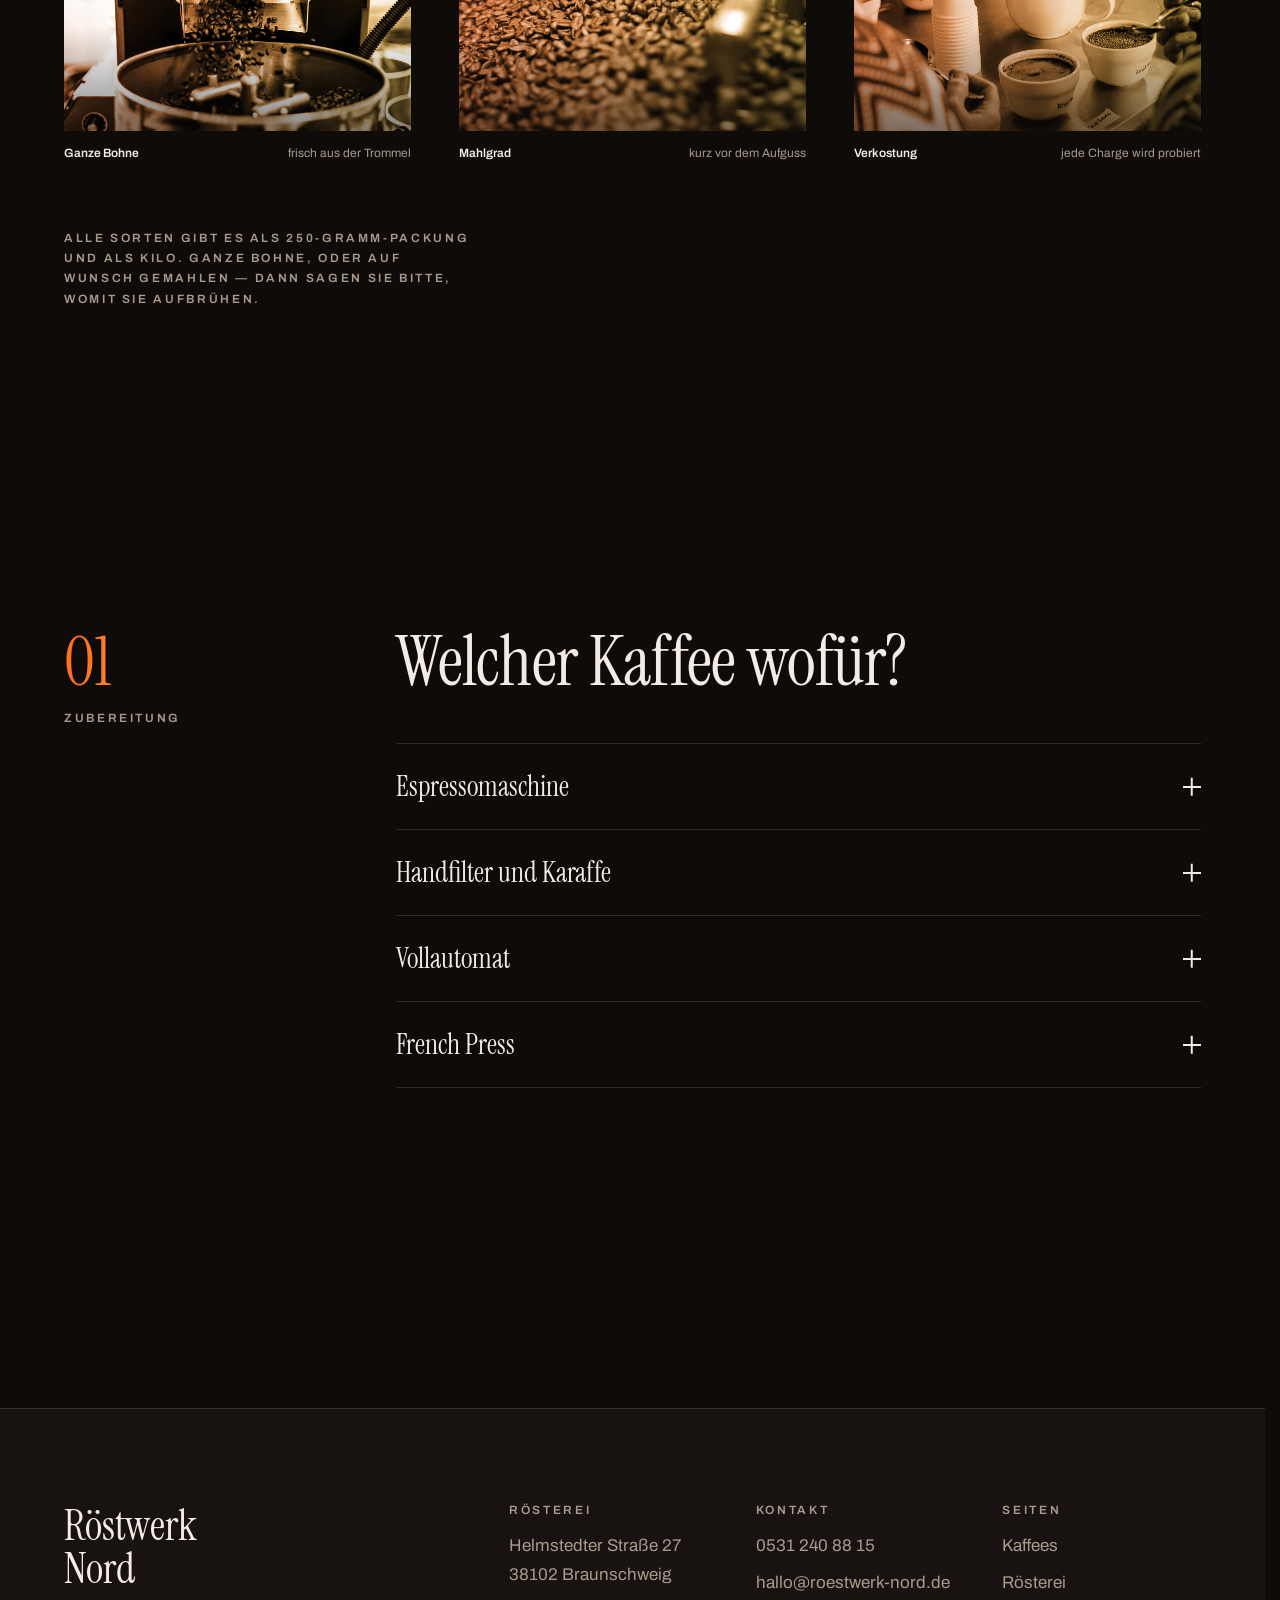
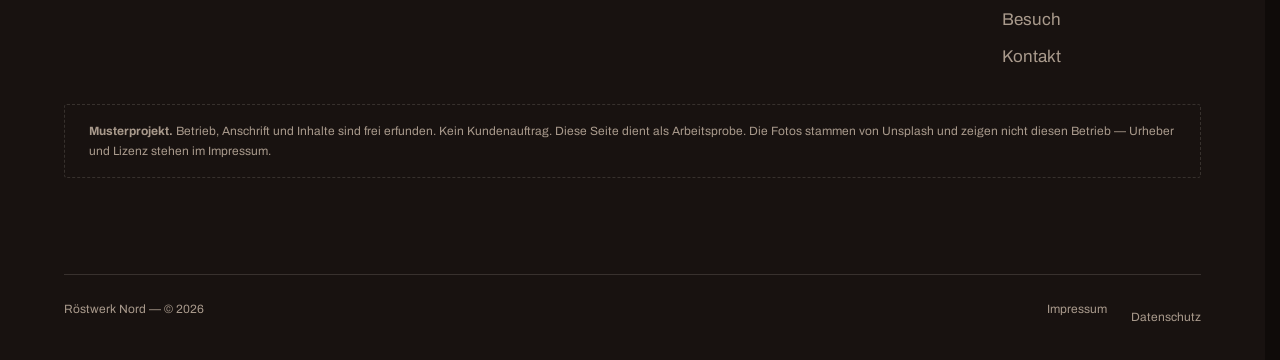
<file: kaffees/index.html>
<!doctype html>
<html lang="de">
<head>
  <meta charset="utf-8">
  <meta name="viewport" content="width=device-width, initial-scale=1">
  <meta name="robots" content="noindex, nofollow">
  <meta http-equiv="Content-Security-Policy" content="default-src 'self'; script-src 'self'; style-src 'self' 'unsafe-inline'; img-src 'self' data:; font-src 'self'; connect-src 'self'; object-src 'none'; base-uri 'none'; form-action 'none'; upgrade-insecure-requests">
  <meta name="referrer" content="strict-origin-when-cross-origin">
  <title>Kaffees — Röstwerk Nord</title>
  <meta name="description" content="Vier Kaffees aus eigener Röstung: Hausmischung, Filter, Espresso und koffeinfrei.">
  <link rel="icon" href="../assets/icons/favicon.svg" type="image/svg+xml">
  <link rel="stylesheet" href="../assets/css/basis.css">
  <link rel="stylesheet" href="../assets/css/raster.css">
  <link rel="stylesheet" href="../assets/css/komponenten.css">
  <link rel="stylesheet" href="../assets/css/bilder.css">
  <link rel="stylesheet" href="../assets/css/bewegung.css">
</head>
<body data-wurzel="../">
  <a class="sprunglink" href="#inhalt">Zum Inhalt</a>
  <div class="koernung" aria-hidden="true"></div>

  <header class="kopfzeile">
    <div class="breite kopfzeile__inhalt">
      <a class="marke" href="../index.html">Röstwerk Nord<i></i></a>
      <nav class="hauptnav" aria-label="Hauptnavigation">
        <ul>
          <li><a href="../kaffees/index.html" aria-current="page">Kaffees</a></li>
          <li><a href="../roesterei/index.html">Rösterei</a></li>
          <li><a href="../besuch/index.html">Besuch</a></li>
          <li><a href="../kontakt/index.html">Kontakt</a></li>
        </ul>
      </nav>
    </div>
  </header>

  <main id="inhalt">

    <section class="hero breite">
      <p class="etikett einblenden">Im Regal</p>
      <h1 style="font-size:var(--fs-h2)">
        <span class="zeile"><span class="zeile__inner">Vier Kaffees,</span></span>
        <span class="zeile"><span class="zeile__inner" style="--verzug:110ms"><em>ein Röster.</em></span></span>
      </h1>
      <p class="hero__lead einblenden">Mehr sind es absichtlich nicht. Vier Kaffees kann man kennen; zwanzig kann man nur verwalten.</p>
    </section>

    <div class="heroband" style="--platzhalter:#4f4740">
      <img src="../bilder/bohnen-schale-1320.webp" srcset="../bilder/bohnen-schale-660.webp 660w, ../bilder/bohnen-schale-1320.webp 1320w" sizes="100vw" width="1320" height="880" alt="Geröstete Bohnen in einer runden Schale" fetchpriority="high" decoding="async">
    </div>

    <section class="abschnitt breite">
      <div class="spalten spalten--2" id="sorten-raster"></div>
      <noscript>
        <ul>
          <li>Hafenkante — Hausmischung, Röstgrad 4</li>
          <li>Nordlicht — Filter, Röstgrad 2</li>
          <li>Werkstatt — Espresso, Röstgrad 5</li>
          <li>Stillstand — koffeinfrei, Röstgrad 3</li>
        </ul>
      </noscript>

      <div class="einblenden" style="margin-top:var(--sp-9)">
        <div class="spalten spalten--3"><div class="freilegen"><div class="bild bild--3-2 bild--duplex" style="--platzhalter:#5e6363"><img src="../bilder/bohnen-makro-1320.webp" srcset="../bilder/bohnen-makro-660.webp 660w, ../bilder/bohnen-makro-1320.webp 1320w" sizes="(max-width: 640px) 90vw, (max-width: 1100px) 45vw, 30vw" width="1320" height="880" alt="Kaffeebohnen in Nahaufnahme" loading="lazy" decoding="async"></div><p class="bildzeile"><b>Ganze Bohne</b><span>frisch aus der Trommel</span></p></div><div class="freilegen"><div class="bild bild--3-2 bild--duplex" style="--platzhalter:#715e4b"><img src="../bilder/weg-5-muehle-1040.webp" srcset="../bilder/weg-5-muehle-520.webp 520w, ../bilder/weg-5-muehle-1040.webp 1040w" sizes="(max-width: 640px) 90vw, (max-width: 1100px) 45vw, 30vw" width="1040" height="1300" alt="Gemahlener Kaffee in der Muehle" loading="lazy" decoding="async"></div><p class="bildzeile"><b>Mahlgrad</b><span>kurz vor dem Aufguss</span></p></div><div class="freilegen"><div class="bild bild--3-2 bild--duplex" style="--platzhalter:#766c63"><img src="../bilder/verkostung-tassen-1320.webp" srcset="../bilder/verkostung-tassen-660.webp 660w, ../bilder/verkostung-tassen-1320.webp 1320w" sizes="(max-width: 640px) 90vw, (max-width: 1100px) 45vw, 30vw" width="1320" height="880" alt="Weisse Tassen fuer die Verkostung auf dem Tisch" loading="lazy" decoding="async"></div><p class="bildzeile"><b>Verkostung</b><span>jede Charge wird probiert</span></p></div></div>
      </div>

      <p class="etikett einblenden" style="margin-top:var(--sp-8)">
        Alle Sorten gibt es als 250-Gramm-Packung und als Kilo. Ganze Bohne, oder auf Wunsch gemahlen — dann sagen Sie bitte, womit Sie aufbrühen.
      </p>
    </section>

    <section class="abschnitt breite" aria-labelledby="mahlgrad-titel">
      <div class="kapitel">
        <div class="kapitel__marke">
          <span class="kapitel__nummer">01</span>
          <p class="etikett kapitel__titel">Zubereitung</p>
        </div>
        <div>
          <h2 id="mahlgrad-titel">Welcher Kaffee wofür?</h2>

          <div class="einblenden" style="margin-top:var(--sp-7)">
            <div class="klapp">
              <button class="klapp__knopf" type="button" aria-expanded="false" aria-controls="z-1">
                <span>Espressomaschine</span><span class="klapp__zeichen" aria-hidden="true"></span>
              </button>
              <div class="klapp__inhalt" id="z-1">
                <div><p>Werkstatt oder Hafenkante. Beide halten Druck aus und
                brechen in Milch nicht weg. Nordlicht ist dafür zu hell geröstet —
                sie wird im Siebträger sauer.</p></div>
              </div>
            </div>

            <div class="klapp">
              <button class="klapp__knopf" type="button" aria-expanded="false" aria-controls="z-2">
                <span>Handfilter und Karaffe</span><span class="klapp__zeichen" aria-hidden="true"></span>
              </button>
              <div class="klapp__inhalt" id="z-2">
                <div><p>Nordlicht. Grob mahlen, Wasser bei etwa 94 Grad,
                drei Minuten Gesamtzeit. Als Verhältnis: 60 Gramm auf den Liter.</p></div>
              </div>
            </div>

            <div class="klapp">
              <button class="klapp__knopf" type="button" aria-expanded="false" aria-controls="z-3">
                <span>Vollautomat</span><span class="klapp__zeichen" aria-hidden="true"></span>
              </button>
              <div class="klapp__inhalt" id="z-3">
                <div><p>Hafenkante. Sie verzeiht Schwankungen im Mahlgrad,
                und genau die hat jeder Vollautomat.</p></div>
              </div>
            </div>

            <div class="klapp">
              <button class="klapp__knopf" type="button" aria-expanded="false" aria-controls="z-4">
                <span>French Press</span><span class="klapp__zeichen" aria-hidden="true"></span>
              </button>
              <div class="klapp__inhalt" id="z-4">
                <div><p>Stillstand oder Hafenkante, grob gemahlen, vier Minuten
                ziehen lassen, dann abgießen statt stehen lassen.</p></div>
              </div>
            </div>
          </div>
        </div>
      </div>
    </section>
  </main>

  <footer class="fusszeile">
    <div class="breite">
      <div class="fusszeile__raster">
        <div>
          <p class="fusszeile__marke">Röstwerk<br>Nord</p>
        </div>
        <div>
          <h2>Rösterei</h2>
          <p style="color:var(--muted)">
            Helmstedter Straße 27<br>
            38102 Braunschweig
          </p>
        </div>
        <div>
          <h2>Kontakt</h2>
          <ul>
            <li><a href="tel:+495312408815">0531 240 88 15</a></li>
            <li><a href="mailto:hallo@roestwerk-nord.de">hallo@roestwerk-nord.de</a></li>
          </ul>
        </div>
        <div>
          <h2>Seiten</h2>
          <ul>
            <li><a href="../kaffees/index.html">Kaffees</a></li>
            <li><a href="../roesterei/index.html">Rösterei</a></li>
            <li><a href="../besuch/index.html">Besuch</a></li>
            <li><a href="../kontakt/index.html">Kontakt</a></li>
          </ul>
        </div>
      </div>

      <p class="fusszeile__hinweis">
        <strong>Musterprojekt.</strong> Betrieb, Anschrift und Inhalte sind frei
        erfunden. Kein Kundenauftrag. Diese Seite dient als Arbeitsprobe.
        Die Fotos stammen von Unsplash und zeigen nicht diesen Betrieb —
        Urheber und Lizenz stehen im <a href="../impressum/index.html">Impressum</a>.
      </p>

      <div class="fusszeile__unten">
        <p>Röstwerk Nord — © 2026</p>
        <ul>
          <li><a href="../impressum/index.html">Impressum</a></li>
          <li><a href="../datenschutz/index.html">Datenschutz</a></li>
        </ul>
      </div>
    </div>
  </footer>

  <script src="../daten/inhalte.js" defer></script>
  <script src="../daten/bilder.js" defer></script>
  <script src="../assets/js/bewegung.js" defer></script>
  <script src="../assets/js/komponenten.js" defer></script>
</body>
</html>
</file>
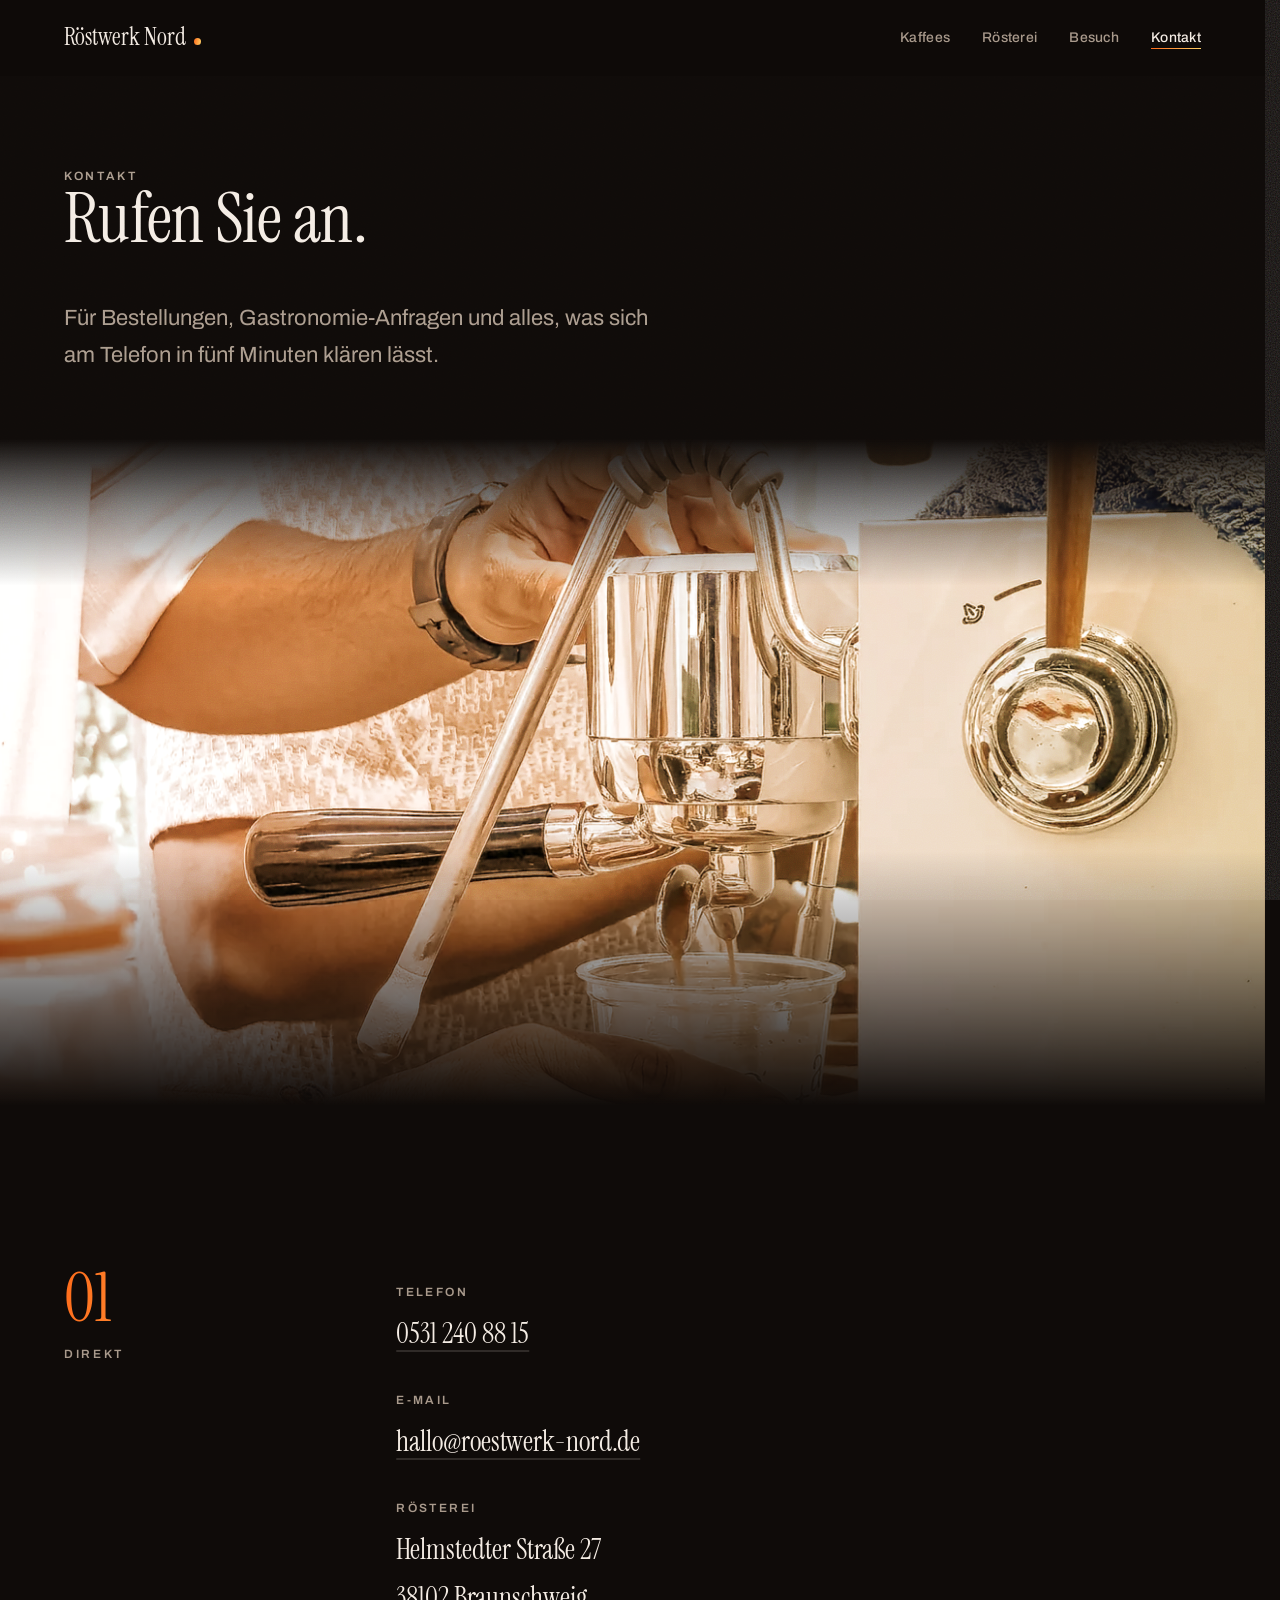
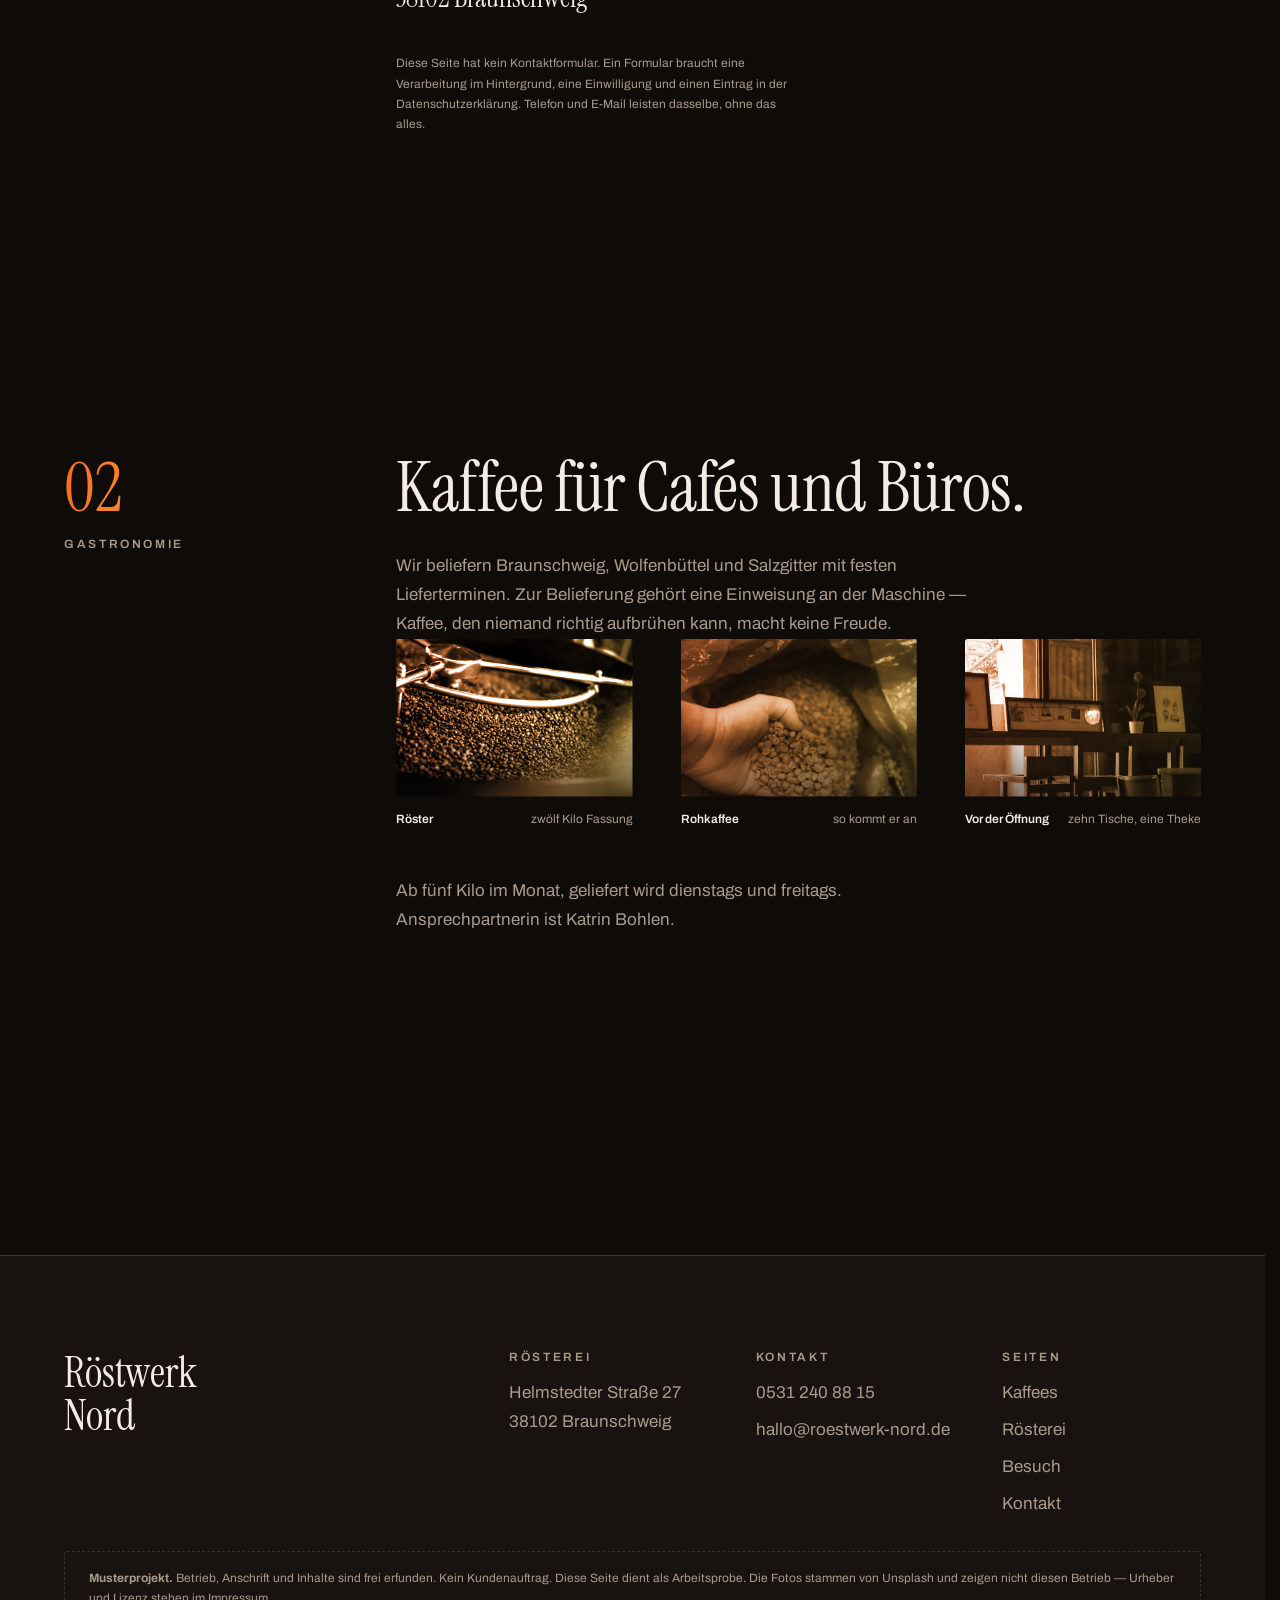
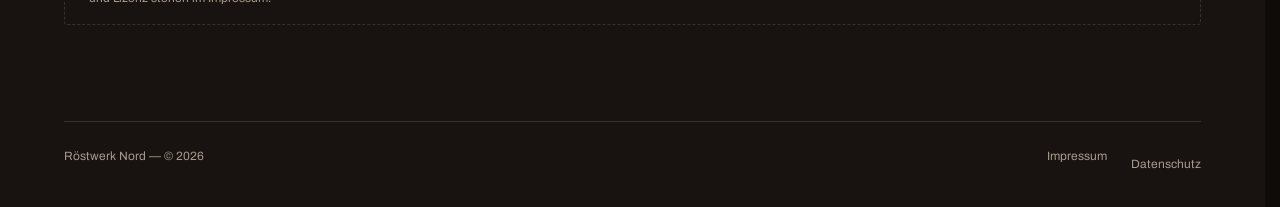
<file: kontakt/index.html>
<!doctype html>
<html lang="de">
<head>
  <meta charset="utf-8">
  <meta name="viewport" content="width=device-width, initial-scale=1">
  <meta name="robots" content="noindex, nofollow">
  <meta http-equiv="Content-Security-Policy" content="default-src 'self'; script-src 'self'; style-src 'self' 'unsafe-inline'; img-src 'self' data:; font-src 'self'; connect-src 'self'; object-src 'none'; base-uri 'none'; form-action 'none'; upgrade-insecure-requests">
  <meta name="referrer" content="strict-origin-when-cross-origin">
  <title>Kontakt — Röstwerk Nord</title>
  <meta name="description" content="Telefon, E-Mail und Ansprechpartner der Rösterei Röstwerk Nord in Braunschweig.">
  <link rel="icon" href="../assets/icons/favicon.svg" type="image/svg+xml">
  <link rel="stylesheet" href="../assets/css/basis.css">
  <link rel="stylesheet" href="../assets/css/raster.css">
  <link rel="stylesheet" href="../assets/css/komponenten.css">
  <link rel="stylesheet" href="../assets/css/bilder.css">
  <link rel="stylesheet" href="../assets/css/bewegung.css">
</head>
<body data-wurzel="../">
  <a class="sprunglink" href="#inhalt">Zum Inhalt</a>
  <div class="koernung" aria-hidden="true"></div>

  <header class="kopfzeile">
    <div class="breite kopfzeile__inhalt">
      <a class="marke" href="../index.html">Röstwerk Nord<i></i></a>
      <nav class="hauptnav" aria-label="Hauptnavigation">
        <ul>
          <li><a href="../kaffees/index.html">Kaffees</a></li>
          <li><a href="../roesterei/index.html">Rösterei</a></li>
          <li><a href="../besuch/index.html">Besuch</a></li>
          <li><a href="../kontakt/index.html" aria-current="page">Kontakt</a></li>
        </ul>
      </nav>
    </div>
  </header>

  <main id="inhalt">

    <section class="hero breite">
      <p class="etikett einblenden">Kontakt</p>
      <h1 style="font-size:var(--fs-h2)">
        <span class="zeile"><span class="zeile__inner">Rufen Sie an.</span></span>
      </h1>
      <p class="hero__lead einblenden">Für Bestellungen, Gastronomie-Anfragen und alles, was sich am Telefon in fünf Minuten klären lässt.</p>
    </section>

    <div class="heroband" style="--platzhalter:#c7a795">
      <img src="../bilder/bar-barista-1320.webp" srcset="../bilder/bar-barista-660.webp 660w, ../bilder/bar-barista-1320.webp 1320w" sizes="100vw" width="1320" height="880" alt="Barista an der Espressomaschine" fetchpriority="high" decoding="async">
    </div>

    <section class="abschnitt breite">
      <div class="kapitel">
        <div class="kapitel__marke">
          <span class="kapitel__nummer">01</span>
          <p class="etikett kapitel__titel">Direkt</p>
        </div>
        <div>
          <dl class="kontaktliste einblenden">
            <dt>Telefon</dt>
            <dd><a href="tel:+495312408815">0531 240 88 15</a></dd>
            <dt>E-Mail</dt>
            <dd><a href="mailto:hallo@roestwerk-nord.de">hallo@roestwerk-nord.de</a></dd>
            <dt>Rösterei</dt>
            <dd>Helmstedter Straße 27<br>38102 Braunschweig</dd>
          </dl>

          <p class="einblenden" style="margin-top:var(--sp-6);font-size:var(--fs-meta);color:var(--muted)">
            Diese Seite hat kein Kontaktformular. Ein Formular braucht eine
            Verarbeitung im Hintergrund, eine Einwilligung und einen Eintrag in
            der Datenschutzerklärung. Telefon und E-Mail leisten dasselbe, ohne
            das alles.
          </p>
        </div>
      </div>
    </section>

    <section class="abschnitt breite" aria-labelledby="gastro-titel">
      <div class="kapitel">
        <div class="kapitel__marke">
          <span class="kapitel__nummer">02</span>
          <p class="etikett kapitel__titel">Gastronomie</p>
        </div>
        <div>
          <h2 id="gastro-titel">Kaffee für Cafés und Büros.</h2>
          <p class="einblenden" style="margin-top:var(--sp-6);color:var(--muted)">
            Wir beliefern Braunschweig, Wolfenbüttel und Salzgitter mit festen Lieferterminen.
            Zur Belieferung gehört eine Einweisung an der Maschine — Kaffee, den
            niemand richtig aufbrühen kann, macht keine Freude.
          </p>
          <div class="einblenden" style="margin-bottom:var(--sp-7)">
            <div class="spalten spalten--3"><div class="freilegen"><div class="bild bild--3-2 bild--duplex" style="--platzhalter:#54493a"><img src="../bilder/roester-detail-1320.webp" srcset="../bilder/roester-detail-660.webp 660w, ../bilder/roester-detail-1320.webp 1320w" sizes="(max-width: 640px) 90vw, (max-width: 1100px) 45vw, 30vw" width="1320" height="880" alt="Nahaufnahme der Roestmaschine" loading="lazy" decoding="async"></div><p class="bildzeile"><b>Röster</b><span>zwölf Kilo Fassung</span></p></div><div class="freilegen"><div class="bild bild--3-2 bild--duplex" style="--platzhalter:#4e4943"><img src="../bilder/weg-3-sack-1040.webp" srcset="../bilder/weg-3-sack-520.webp 520w, ../bilder/weg-3-sack-1040.webp 1040w" sizes="(max-width: 640px) 90vw, (max-width: 1100px) 45vw, 30vw" width="1040" height="1300" alt="Rohkaffee wird aus dem Sack geschoepft" loading="lazy" decoding="async"></div><p class="bildzeile"><b>Rohkaffee</b><span>so kommt er an</span></p></div><div class="freilegen"><div class="bild bild--3-2 bild--duplex" style="--platzhalter:#4f483e"><img src="../bilder/cafe-stuehle-1320.webp" srcset="../bilder/cafe-stuehle-660.webp 660w, ../bilder/cafe-stuehle-1320.webp 1320w" sizes="(max-width: 640px) 90vw, (max-width: 1100px) 45vw, 30vw" width="1320" height="880" alt="Sitzecke mit Holzmoebeln und gerahmten Bildern" loading="lazy" decoding="async"></div><p class="bildzeile"><b>Vor der Öffnung</b><span>zehn Tische, eine Theke</span></p></div></div>
          </div>

          <p class="einblenden" style="margin-top:var(--sp-5);color:var(--muted)">
            Ab fünf Kilo im Monat, geliefert wird dienstags und freitags. Ansprechpartnerin ist Katrin Bohlen.
          </p>
        </div>
      </div>
    </section>
  </main>

  <footer class="fusszeile">
    <div class="breite">
      <div class="fusszeile__raster">
        <div>
          <p class="fusszeile__marke">Röstwerk<br>Nord</p>
        </div>
        <div>
          <h2>Rösterei</h2>
          <p style="color:var(--muted)">
            Helmstedter Straße 27<br>
            38102 Braunschweig
          </p>
        </div>
        <div>
          <h2>Kontakt</h2>
          <ul>
            <li><a href="tel:+495312408815">0531 240 88 15</a></li>
            <li><a href="mailto:hallo@roestwerk-nord.de">hallo@roestwerk-nord.de</a></li>
          </ul>
        </div>
        <div>
          <h2>Seiten</h2>
          <ul>
            <li><a href="../kaffees/index.html">Kaffees</a></li>
            <li><a href="../roesterei/index.html">Rösterei</a></li>
            <li><a href="../besuch/index.html">Besuch</a></li>
            <li><a href="../kontakt/index.html">Kontakt</a></li>
          </ul>
        </div>
      </div>

      <p class="fusszeile__hinweis">
        <strong>Musterprojekt.</strong> Betrieb, Anschrift und Inhalte sind frei
        erfunden. Kein Kundenauftrag. Diese Seite dient als Arbeitsprobe.
        Die Fotos stammen von Unsplash und zeigen nicht diesen Betrieb —
        Urheber und Lizenz stehen im <a href="../impressum/index.html">Impressum</a>.
      </p>

      <div class="fusszeile__unten">
        <p>Röstwerk Nord — © 2026</p>
        <ul>
          <li><a href="../impressum/index.html">Impressum</a></li>
          <li><a href="../datenschutz/index.html">Datenschutz</a></li>
        </ul>
      </div>
    </div>
  </footer>

  <script src="../daten/inhalte.js" defer></script>
  <script src="../daten/bilder.js" defer></script>
  <script src="../assets/js/bewegung.js" defer></script>
  <script src="../assets/js/komponenten.js" defer></script>
</body>
</html>
</file>
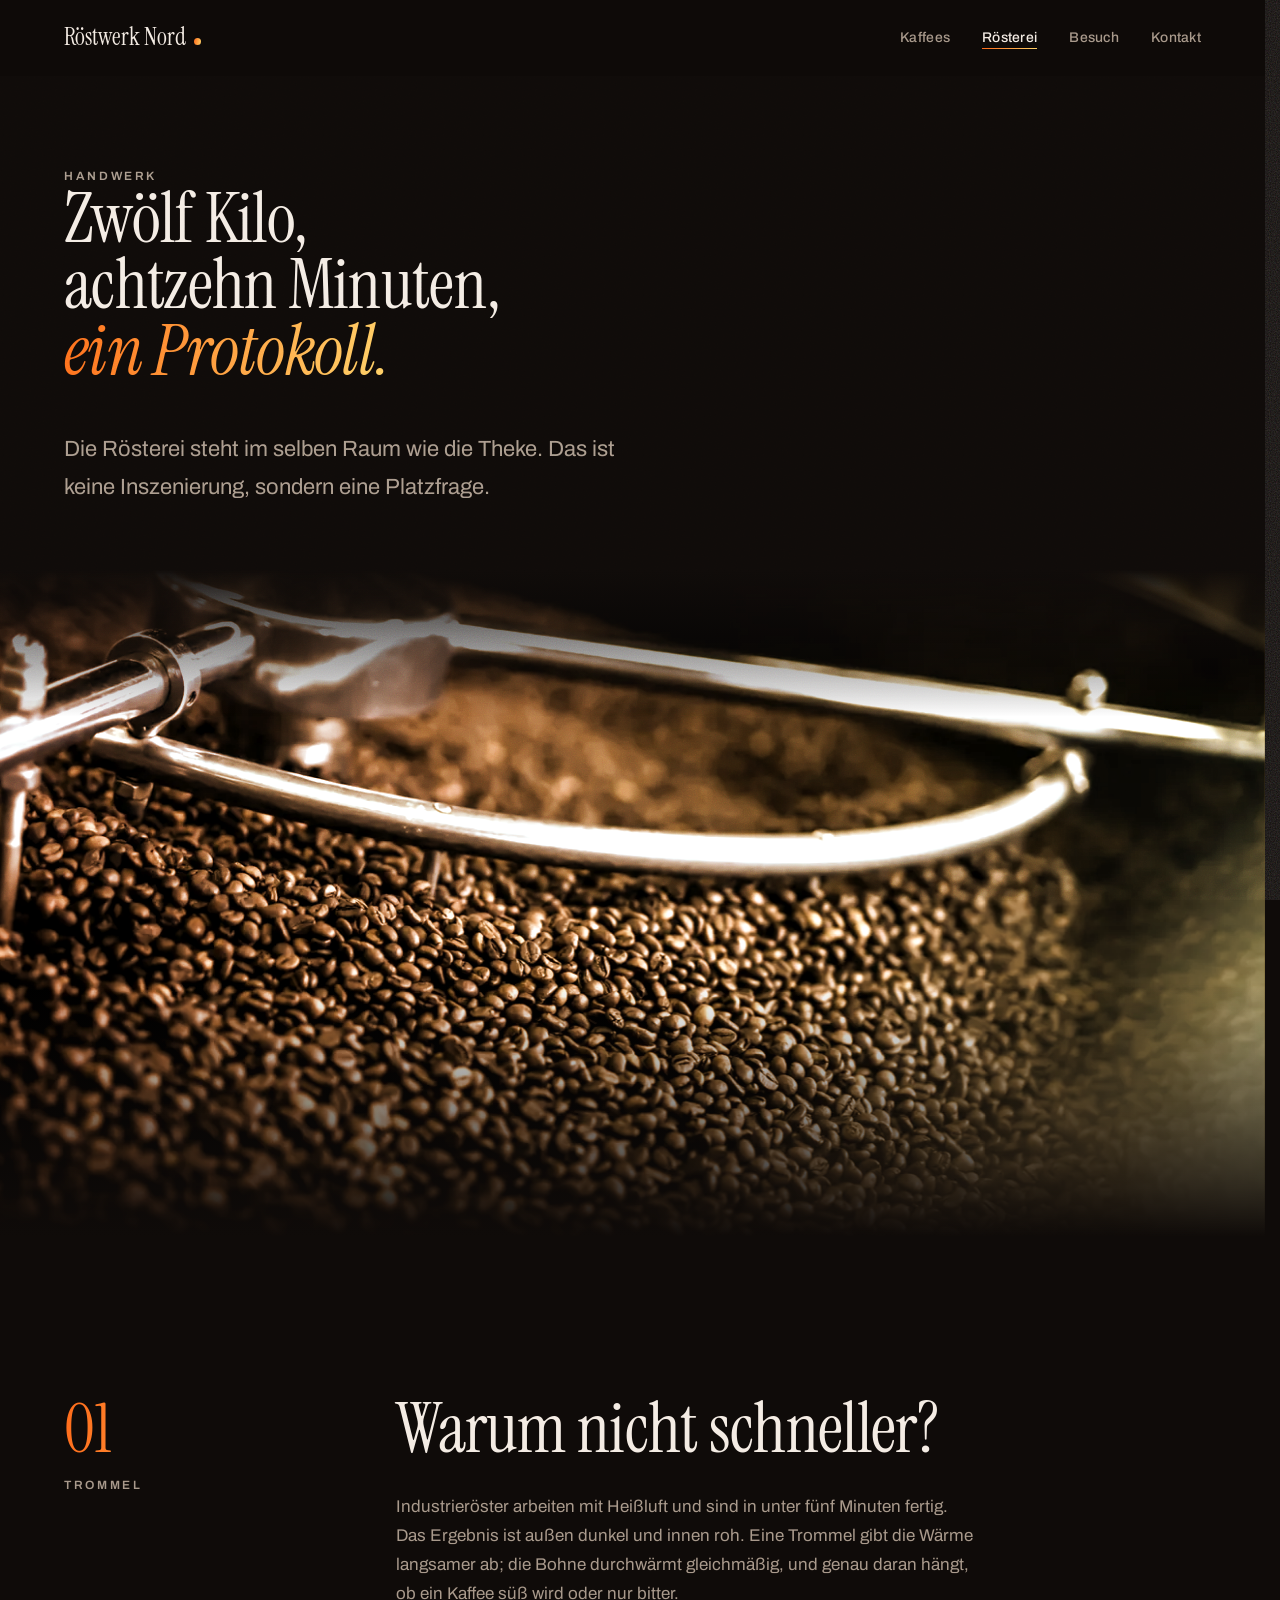
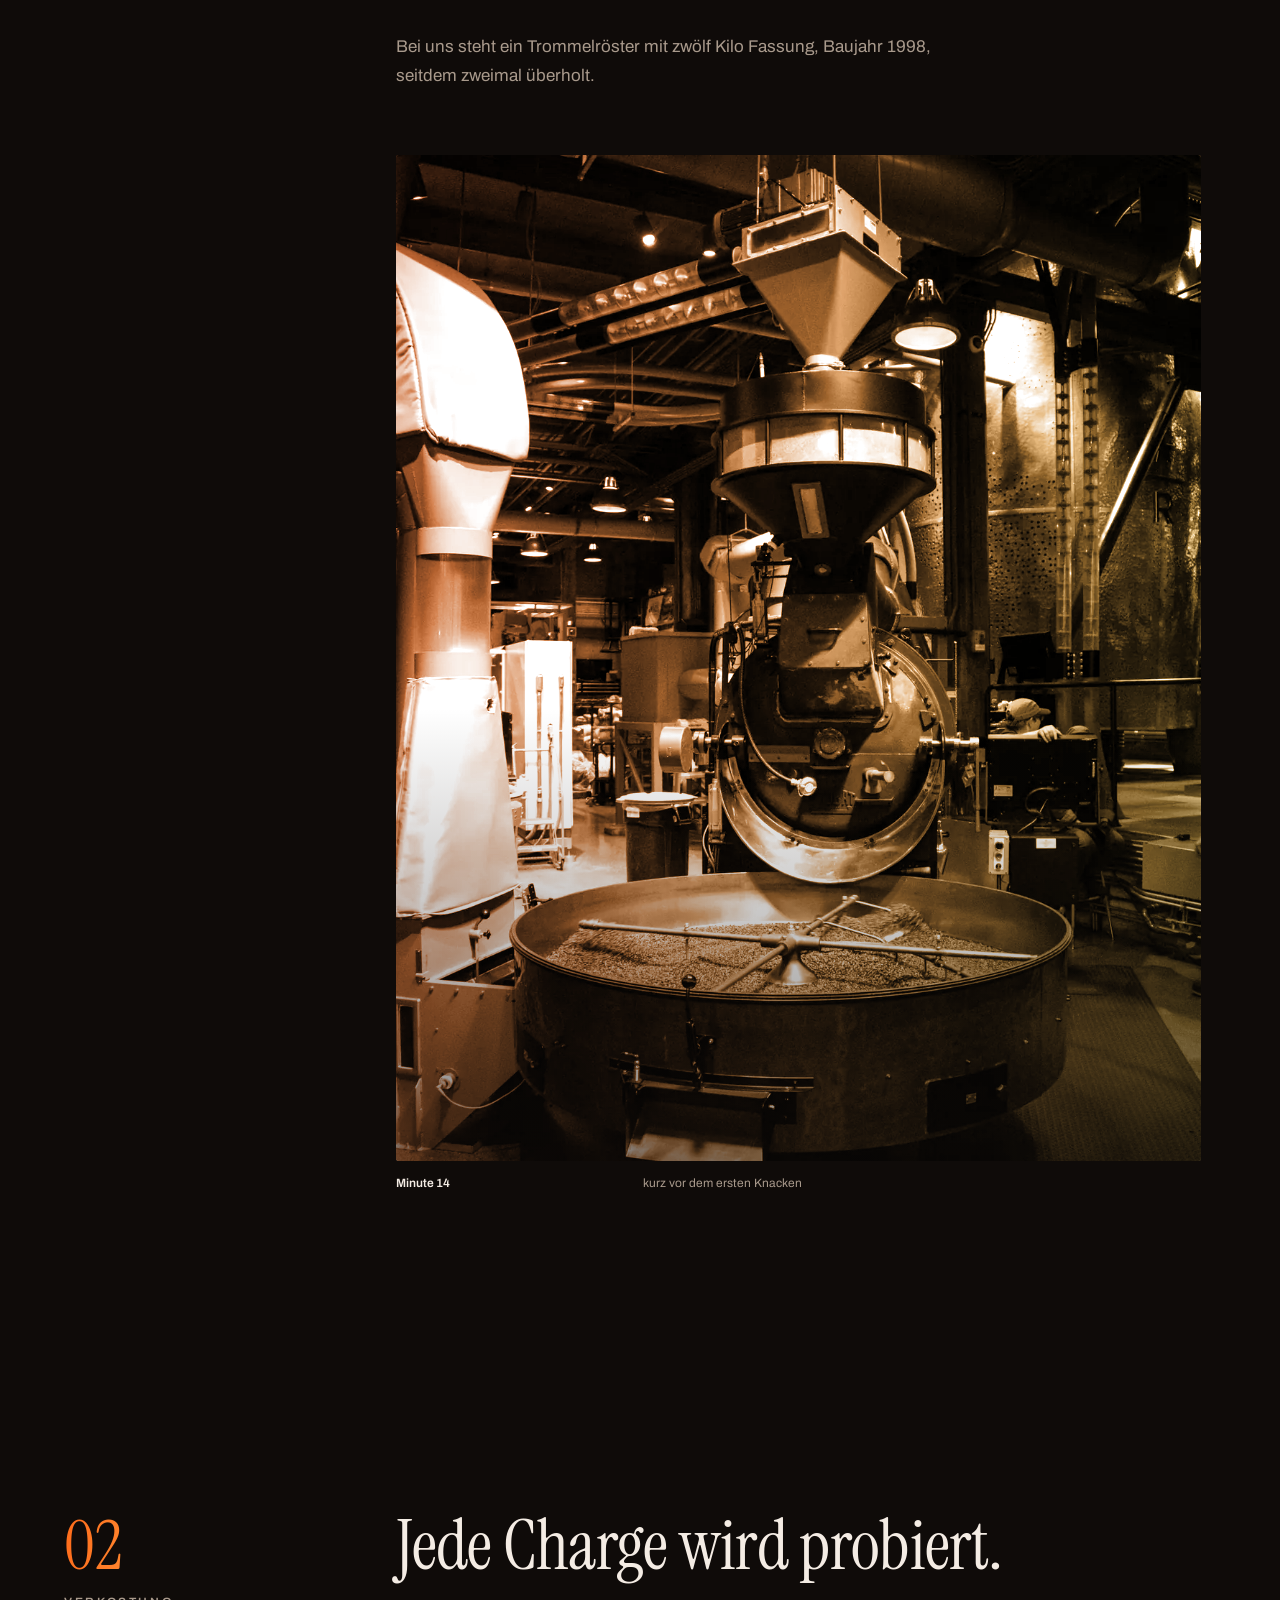
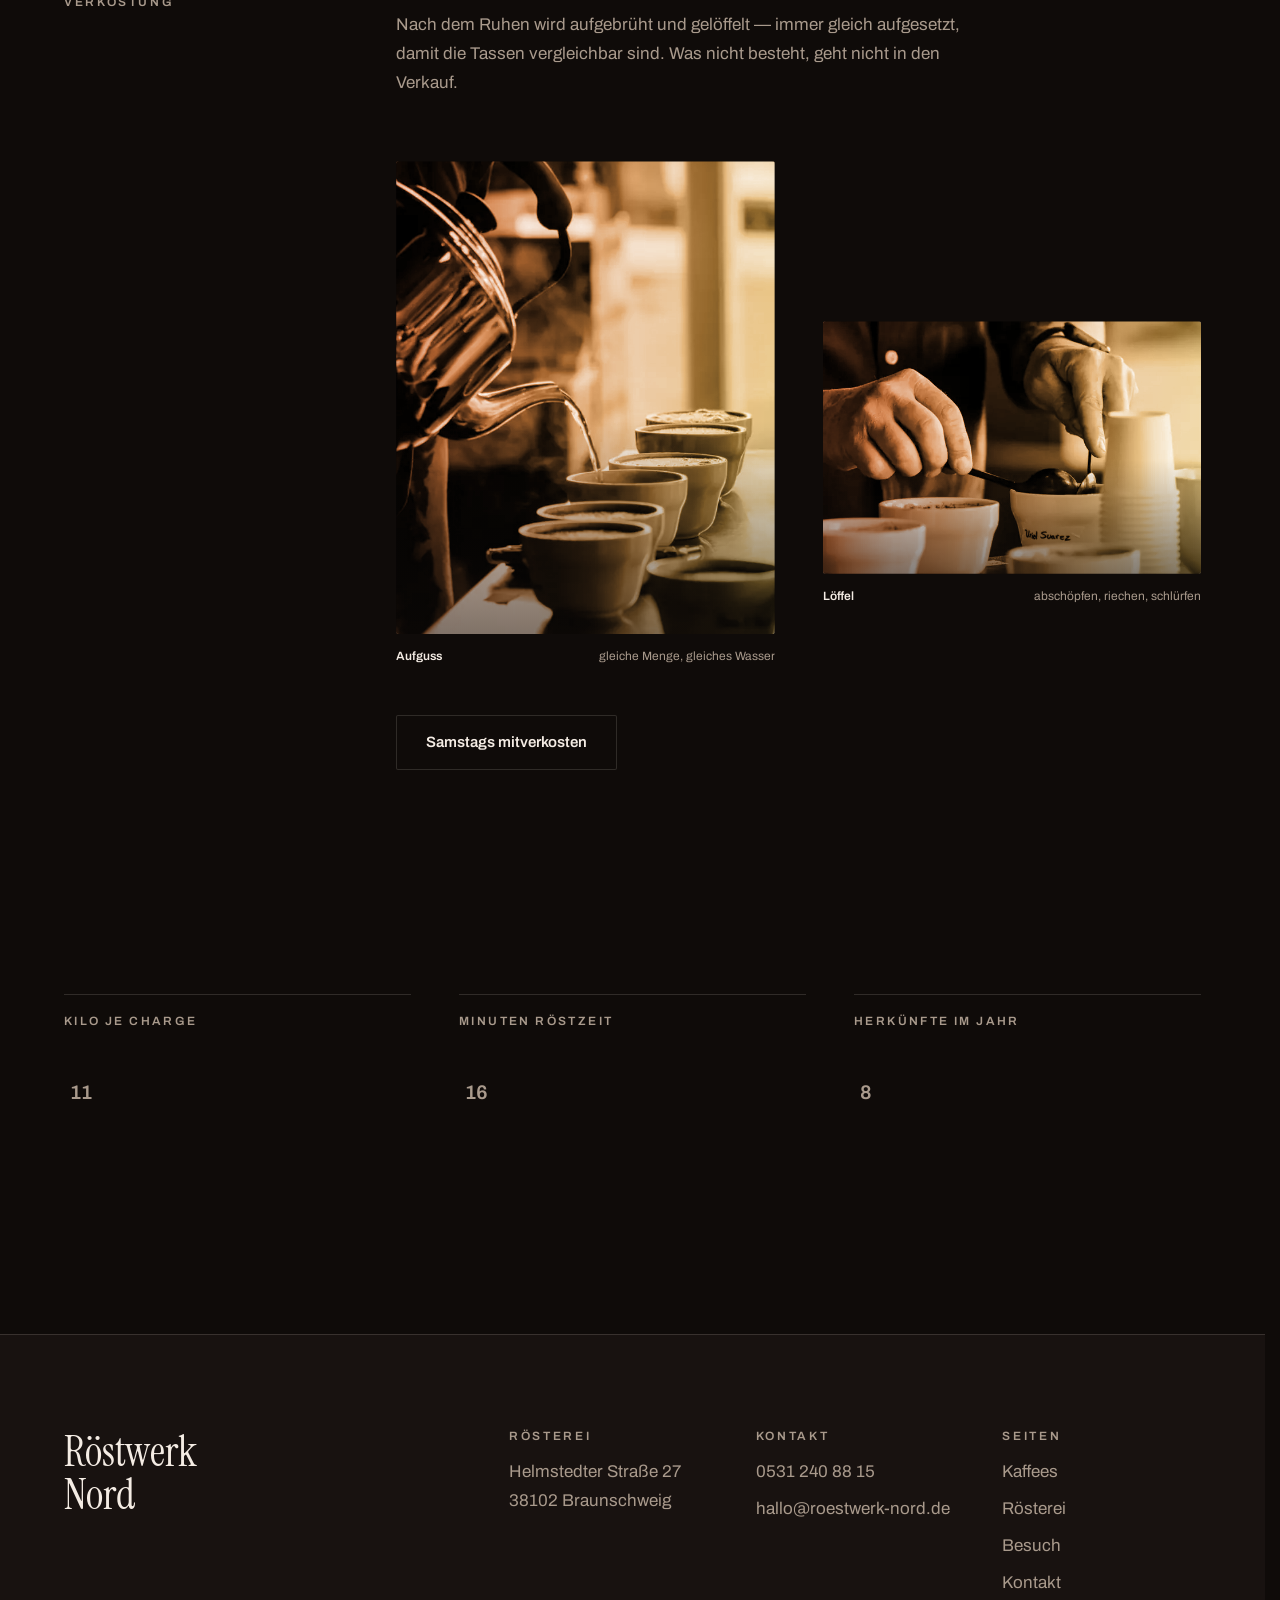
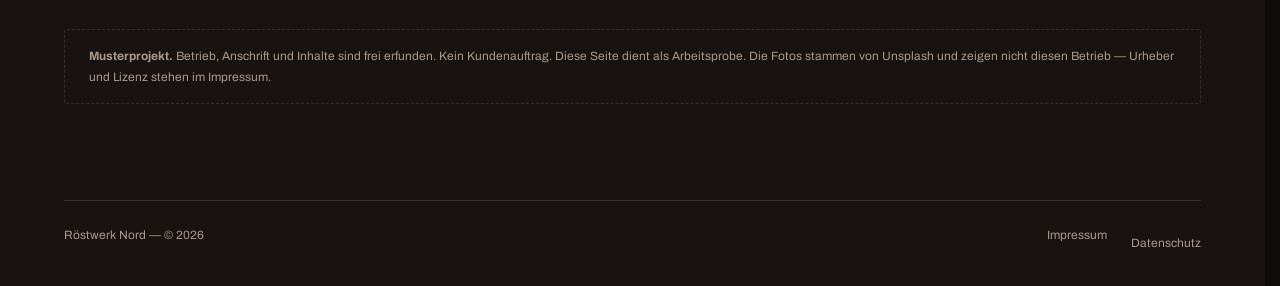
<file: roesterei/index.html>
<!doctype html>
<html lang="de">
<head>
  <meta charset="utf-8">
  <meta name="viewport" content="width=device-width, initial-scale=1">
  <meta name="robots" content="noindex, nofollow">
  <meta http-equiv="Content-Security-Policy" content="default-src 'self'; script-src 'self'; style-src 'self' 'unsafe-inline'; img-src 'self' data:; font-src 'self'; connect-src 'self'; object-src 'none'; base-uri 'none'; form-action 'none'; upgrade-insecure-requests">
  <meta name="referrer" content="strict-origin-when-cross-origin">
  <title>Rösterei — Röstwerk Nord</title>
  <meta name="description" content="Wie in Braunschweig geröstet wird: Trommel statt Heißluft, zwölf Kilo je Charge, jede Röstung protokolliert.">
  <link rel="icon" href="../assets/icons/favicon.svg" type="image/svg+xml">
  <link rel="stylesheet" href="../assets/css/basis.css">
  <link rel="stylesheet" href="../assets/css/raster.css">
  <link rel="stylesheet" href="../assets/css/komponenten.css">
  <link rel="stylesheet" href="../assets/css/bilder.css">
  <link rel="stylesheet" href="../assets/css/bewegung.css">
</head>
<body data-wurzel="../">
  <a class="sprunglink" href="#inhalt">Zum Inhalt</a>
  <div class="koernung" aria-hidden="true"></div>

  <header class="kopfzeile">
    <div class="breite kopfzeile__inhalt">
      <a class="marke" href="../index.html">Röstwerk Nord<i></i></a>
      <nav class="hauptnav" aria-label="Hauptnavigation">
        <ul>
          <li><a href="../kaffees/index.html">Kaffees</a></li>
          <li><a href="../roesterei/index.html" aria-current="page">Rösterei</a></li>
          <li><a href="../besuch/index.html">Besuch</a></li>
          <li><a href="../kontakt/index.html">Kontakt</a></li>
        </ul>
      </nav>
    </div>
  </header>

  <main id="inhalt">

    <section class="hero breite">
      <p class="etikett einblenden">Handwerk</p>
      <h1 style="font-size:var(--fs-h2)">
        <span class="zeile"><span class="zeile__inner">Zwölf Kilo,</span></span>
        <span class="zeile"><span class="zeile__inner" style="--verzug:110ms">achtzehn Minuten,</span></span>
        <span class="zeile"><span class="zeile__inner" style="--verzug:220ms"><em>ein Protokoll.</em></span></span>
      </h1>
      <p class="hero__lead einblenden">Die Rösterei steht im selben Raum wie die Theke. Das ist keine Inszenierung, sondern eine Platzfrage.</p>
    </section>

    <div class="heroband" style="--platzhalter:#54493a">
      <img src="../bilder/roester-detail-1320.webp" srcset="../bilder/roester-detail-660.webp 660w, ../bilder/roester-detail-1320.webp 1320w" sizes="100vw" width="1320" height="880" alt="Nahaufnahme der Röstmaschine" fetchpriority="high" decoding="async">
    </div>

    <section class="abschnitt breite" aria-labelledby="warum-titel">
      <div class="kapitel">
        <div class="kapitel__marke">
          <span class="kapitel__nummer">01</span>
          <p class="etikett kapitel__titel">Trommel</p>
        </div>
        <div>
          <h2 id="warum-titel">Warum nicht schneller?</h2>
          <p class="einblenden" style="margin-top:var(--sp-6);color:var(--muted)">
            Industrieröster arbeiten mit Heißluft und sind in unter fünf Minuten
            fertig. Das Ergebnis ist außen dunkel und innen roh. Eine Trommel
            gibt die Wärme langsamer ab; die Bohne durchwärmt gleichmäßig, und
            genau daran hängt, ob ein Kaffee süß wird oder nur bitter.
          </p>
          <p class="einblenden" style="margin-top:var(--sp-5);color:var(--muted)">
            Bei uns steht ein Trommelröster mit zwölf Kilo Fassung, Baujahr 1998, seitdem zweimal überholt.
          </p>

          <div class="freilegen" style="margin-top:var(--sp-8)">
            <div class="bild bild--4-5 bild--duplex" style="--platzhalter:#5a4736"><img src="../bilder/roester-glut-1120.webp" srcset="../bilder/roester-glut-560.webp 560w, ../bilder/roester-glut-1120.webp 1120w" sizes="(max-width: 900px) 88vw, 46vw" width="1120" height="1400" alt="Bohnen in der Trommel waehrend der Roestung" loading="lazy" decoding="async"></div>
          </div>
          <p class="bildzeile"><b>Minute 14</b><span>kurz vor dem ersten Knacken</span></p>
        </div>
      </div>
    </section>

    <section class="abschnitt breite" aria-labelledby="verkostung-titel">
      <div class="kapitel">
        <div class="kapitel__marke">
          <span class="kapitel__nummer">02</span>
          <p class="etikett kapitel__titel">Verkostung</p>
        </div>
        <div>
          <h2 id="verkostung-titel">Jede Charge wird probiert.</h2>
          <p class="einblenden" style="margin-top:var(--sp-6);color:var(--muted)">
            Nach dem Ruhen wird aufgebrüht und gelöffelt — immer gleich
            aufgesetzt, damit die Tassen vergleichbar sind. Was nicht besteht,
            geht nicht in den Verkauf.
          </p>

          <div class="versetzt" style="margin-top:var(--sp-8)">
            <div class="freilegen">
              <div class="bild bild--4-5 bild--duplex" style="--platzhalter:#72665a"><img src="../bilder/verkostung-aufguss-1120.webp" srcset="../bilder/verkostung-aufguss-560.webp 560w, ../bilder/verkostung-aufguss-1120.webp 1120w" sizes="(max-width: 800px) 88vw, 40vw" width="1120" height="1400" alt="Heisses Wasser wird in die Verkostungstassen gegossen" loading="lazy" decoding="async"></div>
              <p class="bildzeile"><b>Aufguss</b><span>gleiche Menge, gleiches Wasser</span></p>
            </div>
            <div class="freilegen">
              <div class="bild bild--3-2 bild--duplex" style="--platzhalter:#6c6964"><img src="../bilder/verkostung-loeffel-1320.webp" srcset="../bilder/verkostung-loeffel-660.webp 660w, ../bilder/verkostung-loeffel-1320.webp 1320w" sizes="(max-width: 800px) 88vw, 40vw" width="1320" height="880" alt="Cupping-Loeffel in der Hand" loading="lazy" decoding="async"></div>
              <p class="bildzeile"><b>Löffel</b><span>abschöpfen, riechen, schlürfen</span></p>
            </div>
          </div>

          <p class="einblenden" style="margin-top:var(--sp-7)">
            <a class="knopf knopf--leer" href="../besuch/index.html">Samstags mitverkosten</a>
          </p>
        </div>
      </div>
    </section>

    <section class="abschnitt--eng breite">
      <dl class="kennzahlen einblenden">
        <div class="kennzahl">
          <dt>Kilo je Charge</dt>
          <dd><span data-zaehlziel="12">12</span></dd>
        </div>
        <div class="kennzahl">
          <dt>Minuten Röstzeit</dt>
          <dd><span data-zaehlziel="18">18</span></dd>
        </div>
        <div class="kennzahl">
          <dt>Herkünfte im Jahr</dt>
          <dd><span data-zaehlziel="9">9</span></dd>
        </div>
      </dl>
    </section>
  </main>

  <footer class="fusszeile">
    <div class="breite">
      <div class="fusszeile__raster">
        <div>
          <p class="fusszeile__marke">Röstwerk<br>Nord</p>
        </div>
        <div>
          <h2>Rösterei</h2>
          <p style="color:var(--muted)">
            Helmstedter Straße 27<br>
            38102 Braunschweig
          </p>
        </div>
        <div>
          <h2>Kontakt</h2>
          <ul>
            <li><a href="tel:+495312408815">0531 240 88 15</a></li>
            <li><a href="mailto:hallo@roestwerk-nord.de">hallo@roestwerk-nord.de</a></li>
          </ul>
        </div>
        <div>
          <h2>Seiten</h2>
          <ul>
            <li><a href="../kaffees/index.html">Kaffees</a></li>
            <li><a href="../roesterei/index.html">Rösterei</a></li>
            <li><a href="../besuch/index.html">Besuch</a></li>
            <li><a href="../kontakt/index.html">Kontakt</a></li>
          </ul>
        </div>
      </div>

      <p class="fusszeile__hinweis">
        <strong>Musterprojekt.</strong> Betrieb, Anschrift und Inhalte sind frei
        erfunden. Kein Kundenauftrag. Diese Seite dient als Arbeitsprobe.
        Die Fotos stammen von Unsplash und zeigen nicht diesen Betrieb —
        Urheber und Lizenz stehen im <a href="../impressum/index.html">Impressum</a>.
      </p>

      <div class="fusszeile__unten">
        <p>Röstwerk Nord — © 2026</p>
        <ul>
          <li><a href="../impressum/index.html">Impressum</a></li>
          <li><a href="../datenschutz/index.html">Datenschutz</a></li>
        </ul>
      </div>
    </div>
  </footer>

  <script src="../daten/inhalte.js" defer></script>
  <script src="../daten/bilder.js" defer></script>
  <script src="../assets/js/bewegung.js" defer></script>
  <script src="../assets/js/komponenten.js" defer></script>
</body>
</html>
</file>
<file: assets/css/basis.css>
@font-face {
  font-family: "Instrument Serif";
  src: url("../fonts/InstrumentSerif-400.woff2") format("woff2");
  font-weight: 400;
  font-style: normal;
  font-display: swap;
}

@font-face {
  font-family: "Instrument Serif";
  src: url("../fonts/InstrumentSerif-400-Kursiv.woff2") format("woff2");
  font-weight: 400;
  font-style: italic;
  font-display: swap;
}

@font-face {
  font-family: "Archivo";
  src: url("../fonts/Archivo-Variabel.woff2") format("woff2-variations");
  font-weight: 400 700;
  font-style: normal;
  font-display: swap;
}

:root {
  --bg: #0f0b09;
  --bg-2: #181210;
  --bg-3: #221915;
  --text: #f4ece4;
  --muted: #a99a8c;
  --glut-1: #ff6b1a;
  --glut-2: #ffd166;
  --rand: rgba(244, 236, 228, 0.14);

  --glut: linear-gradient(100deg, var(--glut-1), var(--glut-2));

  --display: "Instrument Serif", ui-serif, Georgia, "Times New Roman", serif;
  --schrift: "Archivo", ui-sans-serif, system-ui, -apple-system, sans-serif;

  --fs-riese: clamp(3rem, 1rem + 8.5vw, 9rem);
  --fs-h2: clamp(2rem, 1rem + 4.2vw, 5rem);
  --fs-h3: clamp(1.25rem, 1.05rem + 1vw, 1.75rem);
  --fs-lead: clamp(1.0625rem, 1rem + 0.5vw, 1.375rem);
  --fs-body: clamp(1rem, 0.97rem + 0.15vw, 1.0625rem);
  --fs-meta: 0.75rem;

  --lh-eng: 0.94;
  --lh-body: 1.7;
  --zeilenbreite: 58ch;

  --sp-1: 4px;
  --sp-2: 8px;
  --sp-3: 12px;
  --sp-4: 16px;
  --sp-5: 24px;
  --sp-6: 32px;
  --sp-7: 48px;
  --sp-8: 64px;
  --sp-9: 96px;
  --sp-10: 160px;

  --max-breite: 1440px;
  --seitenrand: clamp(20px, 5vw, 80px);
  --kopfzeile-hoehe: 76px;

  --kurve: cubic-bezier(0.16, 1, 0.3, 1);

  color-scheme: dark;
}

*,
*::before,
*::after {
  box-sizing: border-box;
}

html {
  -webkit-text-size-adjust: 100%;
  text-size-adjust: 100%;
  scroll-behavior: smooth;
  scrollbar-gutter: stable;
  background: var(--bg);
}

@media (prefers-reduced-motion: reduce) {
  html { scroll-behavior: auto; }
}

body {
  margin: 0;
  background: var(--bg);
  color: var(--text);
  font-family: var(--schrift);
  font-size: var(--fs-body);
  line-height: var(--lh-body);
  -webkit-font-smoothing: antialiased;
}

[hidden] {
  display: none !important;
}

h1, h2, h3 {
  margin: 0;
  font-family: var(--display);
  font-weight: 400;
  line-height: var(--lh-eng);
  letter-spacing: -0.01em;
  text-wrap: balance;
}

h1 { font-size: var(--fs-riese); }
h2 { font-size: var(--fs-h2); }
h3 { font-size: var(--fs-h3); }

h1 em, h2 em, h3 em {
  font-style: italic;
  background: var(--glut);
  -webkit-background-clip: text;
  background-clip: text;
  color: transparent;
}

p {
  margin: 0;
  max-width: var(--zeilenbreite);
}

a {
  color: inherit;
  text-underline-offset: 0.25em;
}

img,
picture,
svg {
  display: block;
  max-width: 100%;
}

img {
  height: auto;
}

ul, ol {
  margin: 0;
  padding: 0;
  list-style: none;
}

.etikett {
  font-family: var(--schrift);
  font-size: var(--fs-meta);
  font-weight: 600;
  letter-spacing: 0.22em;
  text-transform: uppercase;
  color: var(--muted);
}

:focus-visible {
  outline: 2px solid var(--glut-2);
  outline-offset: 3px;
  border-radius: 2px;
}

.sprunglink {
  position: absolute;
  left: -9999px;
  top: 0;
  z-index: 100;
  padding: var(--sp-3) var(--sp-5);
  background: var(--glut-2);
  color: var(--bg);
  text-decoration: none;
  font-weight: 600;
}

.sprunglink:focus {
  left: var(--sp-4);
  top: var(--sp-4);
}

.nur-vorlesen {
  position: absolute;
  width: 1px;
  height: 1px;
  padding: 0;
  margin: -1px;
  overflow: hidden;
  clip: rect(0, 0, 0, 0);
  white-space: nowrap;
  border: 0;
}

.koernung {
  position: fixed;
  inset: 0;
  z-index: 1;
  pointer-events: none;
  opacity: 0.4;
  mix-blend-mode: overlay;
  background-image: url("data:image/svg+xml,%3Csvg xmlns='http://www.w3.org/2000/svg' width='160' height='160'%3E%3Cfilter id='n'%3E%3CfeTurbulence type='fractalNoise' baseFrequency='0.85' numOctaves='3'/%3E%3C/filter%3E%3Crect width='160' height='160' filter='url(%23n)' opacity='0.55'/%3E%3C/svg%3E");
}

@media (prefers-reduced-motion: reduce) {
  .koernung { opacity: 0.28; }
}
</file>
<file: assets/css/raster.css>
.breite {
  width: 100%;
  max-width: var(--max-breite);
  margin-inline: auto;
  padding-inline: var(--seitenrand);
}

.abschnitt {
  padding-block: var(--sp-10);
}

.abschnitt--eng {
  padding-block: var(--sp-8);
}

.kopfzeile {
  position: sticky;
  top: 0;
  z-index: 50;
  height: var(--kopfzeile-hoehe);
  display: flex;
  align-items: center;
  background: rgba(15, 11, 9, 0.72);
  backdrop-filter: blur(14px) saturate(1.1);
  border-bottom: 1px solid transparent;
  transition: border-color 0.4s var(--kurve), background-color 0.4s var(--kurve);
}

.kopfzeile.ist-gescrollt {
  border-bottom-color: var(--rand);
  background: rgba(15, 11, 9, 0.9);
}

.kopfzeile__inhalt {
  display: flex;
  align-items: center;
  justify-content: space-between;
  gap: var(--sp-5);
  width: 100%;
}

.marke {
  display: flex;
  align-items: baseline;
  gap: var(--sp-2);
  font-family: var(--display);
  font-size: 1.5rem;
  line-height: 1;
  text-decoration: none;
}

.marke i {
  width: 7px;
  height: 7px;
  border-radius: 50%;
  background: var(--glut);
  font-style: normal;
}

.hauptnav ul {
  display: flex;
  align-items: center;
  gap: var(--sp-6);
}

.hauptnav a {
  position: relative;
  padding-block: 4px;
  font-size: 0.875rem;
  font-weight: 500;
  letter-spacing: 0.02em;
  text-decoration: none;
  color: var(--muted);
  transition: color 0.3s var(--kurve);
}

.hauptnav a:hover,
.hauptnav a:focus-visible,
.hauptnav a[aria-current="page"] {
  color: var(--text);
}

.hauptnav a::after {
  content: "";
  position: absolute;
  left: 0;
  right: 0;
  bottom: 0;
  height: 1.5px;
  background: var(--glut);
  transform: scaleX(0);
  transform-origin: 100% 50%;
  transition: transform 0.4s var(--kurve);
}

.hauptnav a:hover::after,
.hauptnav a:focus-visible::after,
.hauptnav a[aria-current="page"]::after {
  transform: scaleX(1);
  transform-origin: 0 50%;
}

@media (max-width: 800px) {
  .hauptnav ul { gap: var(--sp-5); }
  .hauptnav a { font-size: 0.8125rem; }
  .marke { font-size: 1.25rem; }
}

@media (max-width: 560px) {
  .kopfzeile { height: auto; padding-block: var(--sp-3); }
  .kopfzeile__inhalt { flex-direction: column; align-items: flex-start; gap: var(--sp-2); }
}

.hero {
  position: relative;
  padding-top: clamp(var(--sp-8), 10vh, var(--sp-10));
  padding-bottom: var(--sp-8);
}

.hero h1 {
  max-width: 14ch;
}

.hero__lead {
  margin-top: var(--sp-7);
  font-size: var(--fs-lead);
  color: var(--muted);
  max-width: 46ch;
}

.hero__unten {
  display: flex;
  flex-wrap: wrap;
  align-items: center;
  gap: var(--sp-5) var(--sp-7);
  margin-top: var(--sp-8);
}

.kapitel {
  display: grid;
  grid-template-columns: minmax(0, 3fr) minmax(0, 9fr);
  gap: var(--sp-8);
}

.kapitel__marke {
  position: sticky;
  align-self: start;
  top: calc(var(--kopfzeile-hoehe) + var(--sp-6));
}

.kapitel__nummer {
  display: block;
  font-family: var(--display);
  font-size: clamp(2.5rem, 1rem + 4vw, 4.5rem);
  line-height: 1;
  background: var(--glut);
  -webkit-background-clip: text;
  background-clip: text;
  color: transparent;
}

.kapitel__titel {
  margin-top: var(--sp-3);
}

@media (max-width: 900px) {
  .kapitel { grid-template-columns: minmax(0, 1fr); gap: var(--sp-5); }
  .kapitel__marke { position: static; }
  .kapitel__nummer { font-size: 2.5rem; }
}

.spalten {
  display: grid;
  gap: var(--sp-7);
}

.spalten--2 { grid-template-columns: repeat(2, minmax(0, 1fr)); }
.spalten--3 { grid-template-columns: repeat(3, minmax(0, 1fr)); }
.spalten--4 { grid-template-columns: repeat(4, minmax(0, 1fr)); }

@media (max-width: 1100px) {
  .spalten--4 { grid-template-columns: repeat(2, minmax(0, 1fr)); }
}

@media (max-width: 900px) {
  .spalten--3 { grid-template-columns: repeat(2, minmax(0, 1fr)); }
}

@media (max-width: 640px) {
  .spalten--2,
  .spalten--3,
  .spalten--4 { grid-template-columns: minmax(0, 1fr); }
}

.versetzt {
  display: grid;
  grid-template-columns: minmax(0, 1fr) minmax(0, 1fr);
  gap: var(--sp-7);
  align-items: start;
}

.versetzt > :nth-child(even) {
  margin-top: var(--sp-10);
}

@media (max-width: 800px) {
  .versetzt { grid-template-columns: minmax(0, 1fr); gap: var(--sp-6); }
  .versetzt > :nth-child(even) { margin-top: 0; }
}

.fusszeile {
  position: relative;
  z-index: 2;
  margin-top: var(--sp-10);
  padding-block: var(--sp-9) var(--sp-6);
  border-top: 1px solid var(--rand);
  background: var(--bg-2);
}

.fusszeile__raster {
  display: grid;
  grid-template-columns: minmax(0, 2fr) repeat(3, minmax(0, 1fr));
  gap: var(--sp-7);
}

@media (max-width: 900px) {
  .fusszeile__raster { grid-template-columns: repeat(2, minmax(0, 1fr)); }
}

@media (max-width: 560px) {
  .fusszeile__raster { grid-template-columns: minmax(0, 1fr); gap: var(--sp-6); }
}

.fusszeile h2 {
  font-family: var(--schrift);
  font-size: var(--fs-meta);
  font-weight: 600;
  letter-spacing: 0.22em;
  text-transform: uppercase;
  color: var(--muted);
  margin-bottom: var(--sp-4);
}

.fusszeile__marke {
  font-family: var(--display);
  font-size: clamp(1.75rem, 1rem + 2vw, 2.75rem);
  line-height: 1.05;
}

.fusszeile a {
  color: var(--muted);
  text-decoration: none;
  transition: color 0.3s var(--kurve);
}

.fusszeile a:hover,
.fusszeile a:focus-visible {
  color: var(--text);
  text-decoration: underline;
}

.fusszeile li + li {
  margin-top: var(--sp-2);
}

.fusszeile__unten {
  display: flex;
  flex-wrap: wrap;
  gap: var(--sp-4) var(--sp-5);
  justify-content: space-between;
  align-items: baseline;
  margin-top: var(--sp-9);
  padding-top: var(--sp-5);
  border-top: 1px solid var(--rand);
  font-size: var(--fs-meta);
  color: var(--muted);
}

.fusszeile__unten ul {
  display: flex;
  flex-wrap: wrap;
  gap: var(--sp-5);
}

.fusszeile__hinweis {
  margin-top: var(--sp-6);
  padding: var(--sp-4) var(--sp-5);
  border: 1px dashed var(--rand);
  border-radius: 3px;
  font-size: var(--fs-meta);
  line-height: 1.7;
  color: var(--muted);
  max-width: none;
}
</file>
<file: assets/css/komponenten.css>
.knopf {
  position: relative;
  display: inline-flex;
  align-items: center;
  gap: var(--sp-3);
  padding: 15px 30px;
  border: 0;
  border-radius: 2px;
  background: var(--glut);
  color: #1a0d04;
  font: inherit;
  font-size: 0.9375rem;
  font-weight: 600;
  text-decoration: none;
  cursor: pointer;
  overflow: hidden;
  isolation: isolate;
}

.knopf::before {
  content: "";
  position: absolute;
  inset: 0;
  z-index: -1;
  background: var(--glut-2);
  transform: scaleX(0);
  transform-origin: 0 50%;
  transition: transform 0.45s var(--kurve);
}

.knopf:hover::before,
.knopf:focus-visible::before {
  transform: scaleX(1);
}

.knopf svg {
  transition: transform 0.45s var(--kurve);
}

.knopf:hover svg,
.knopf:focus-visible svg {
  transform: translateX(4px);
}

.knopf--leer {
  background: transparent;
  color: var(--text);
  box-shadow: inset 0 0 0 1px var(--rand);
}

.knopf--leer::before {
  background: rgba(244, 236, 228, 0.08);
}

.knopf--leer:hover,
.knopf--leer:focus-visible {
  color: var(--text);
}

.textlink {
  display: inline-flex;
  align-items: center;
  gap: var(--sp-2);
  font-weight: 600;
  text-decoration: none;
  background: var(--glut);
  -webkit-background-clip: text;
  background-clip: text;
  color: transparent;
}

.textlink svg {
  color: var(--glut-1);
  transition: transform 0.4s var(--kurve);
}

.textlink:hover svg,
.textlink:focus-visible svg {
  transform: translateX(4px);
}

.sorte {
  position: relative;
  display: flex;
  flex-direction: column;
  padding: var(--sp-5);
  border-radius: 3px;
  background: var(--bg-2);
  box-shadow: inset 0 0 0 1px var(--rand);
  overflow: hidden;
  transition: background-color 0.5s var(--kurve);
}

.sorte::after {
  content: "";
  position: absolute;
  top: -40%;
  right: -30%;
  width: 70%;
  aspect-ratio: 1;
  border-radius: 50%;
  background: radial-gradient(circle, var(--ton, var(--glut-1)) 0%, transparent 70%);
  opacity: 0.16;
  pointer-events: none;
  transition: opacity 0.6s var(--kurve), transform 0.6s var(--kurve);
}

.sorte:hover::after,
.sorte:focus-within::after {
  opacity: 0.32;
  transform: scale(1.15);
}

.sorte__kopf {
  display: flex;
  align-items: baseline;
  justify-content: space-between;
  gap: var(--sp-4);
  margin-bottom: var(--sp-4);
}

.sorte__herkunft {
  font-family: var(--schrift);
  font-size: var(--fs-meta);
  font-weight: 600;
  letter-spacing: 0.2em;
  text-transform: uppercase;
  color: var(--muted);
}

.sorte h3 {
  margin-bottom: var(--sp-3);
}

.sorte__noten {
  display: flex;
  flex-wrap: wrap;
  gap: var(--sp-2);
  margin-top: var(--sp-5);
}

.sorte__note {
  padding: 3px 11px;
  border-radius: 999px;
  box-shadow: inset 0 0 0 1px var(--rand);
  font-size: var(--fs-meta);
  color: var(--muted);
}

.sorte__skala {
  display: flex;
  align-items: center;
  gap: var(--sp-3);
  margin-top: var(--sp-5);
  padding-top: var(--sp-4);
  border-top: 1px solid var(--rand);
  font-size: var(--fs-meta);
  color: var(--muted);
}

.sorte__punkte {
  display: flex;
  gap: 5px;
}

.sorte__punkt {
  width: 9px;
  height: 9px;
  border-radius: 50%;
  box-shadow: inset 0 0 0 1px var(--rand);
}

.sorte__punkt.ist-voll {
  background: var(--glut);
  box-shadow: none;
}

.kennzahlen {
  display: grid;
  grid-template-columns: repeat(3, minmax(0, 1fr));
  gap: var(--sp-7);
  margin: 0;
}

@media (max-width: 700px) {
  .kennzahlen { grid-template-columns: minmax(0, 1fr); gap: var(--sp-5); }
}

.kennzahl {
  padding-top: var(--sp-4);
  border-top: 1px solid var(--rand);
}

.kennzahl dt {
  font-size: var(--fs-meta);
  font-weight: 600;
  letter-spacing: 0.2em;
  text-transform: uppercase;
  color: var(--muted);
  margin-bottom: var(--sp-3);
}

.kennzahl dd {
  margin: 0;
  font-family: var(--display);
  font-size: clamp(2.5rem, 1.4rem + 3.4vw, 4.5rem);
  line-height: 1;
  font-variant-numeric: tabular-nums;
}

.kennzahl dd span {
  font-family: var(--schrift);
  font-size: 0.3em;
  font-weight: 600;
  color: var(--muted);
  margin-left: 0.3em;
}

.laufband {
  display: flex;
  gap: var(--sp-7);
  overflow: hidden;
  padding-block: var(--sp-5);
  border-block: 1px solid var(--rand);
  mask-image: linear-gradient(90deg, transparent, #000 8%, #000 92%, transparent);
  -webkit-mask-image: linear-gradient(90deg, transparent, #000 8%, #000 92%, transparent);
  user-select: none;
}

.laufband__spur {
  display: flex;
  flex: none;
  align-items: center;
  gap: var(--sp-7);
  padding-right: var(--sp-7);
  animation: laufband 42s linear infinite;
}

.laufband:hover .laufband__spur {
  animation-play-state: paused;
}

.laufband__stueck {
  display: flex;
  align-items: center;
  gap: var(--sp-4);
  flex: none;
  font-family: var(--display);
  font-size: clamp(1.5rem, 1rem + 1.6vw, 2.5rem);
  line-height: 1;
  color: var(--muted);
  white-space: nowrap;
}

.laufband__stueck i {
  width: 6px;
  height: 6px;
  border-radius: 50%;
  background: var(--glut-1);
  font-style: normal;
  flex: none;
}

@keyframes laufband {
  to { transform: translate3d(-100%, 0, 0); }
}

.klapp {
  border-top: 1px solid var(--rand);
}

.klapp:last-of-type {
  border-bottom: 1px solid var(--rand);
}

.klapp__knopf {
  display: flex;
  align-items: center;
  justify-content: space-between;
  gap: var(--sp-4);
  width: 100%;
  padding: var(--sp-5) 0;
  border: 0;
  background: none;
  color: inherit;
  font-family: var(--display);
  font-size: var(--fs-h3);
  text-align: left;
  cursor: pointer;
  transition: color 0.3s var(--kurve);
}

.klapp__knopf:hover {
  color: var(--glut-2);
}

.klapp__zeichen {
  flex: none;
  width: 18px;
  height: 18px;
  position: relative;
}

.klapp__zeichen::before,
.klapp__zeichen::after {
  content: "";
  position: absolute;
  inset: 50% 0 auto 0;
  height: 1.5px;
  background: currentColor;
  transition: transform 0.4s var(--kurve);
}

.klapp__zeichen::after {
  transform: rotate(90deg);
}

.klapp__knopf[aria-expanded="true"] .klapp__zeichen::after {
  transform: rotate(0deg);
}

.klapp__inhalt {
  overflow: hidden;
  height: 0;
  transition: height 0.45s var(--kurve);
}

.klapp__inhalt > div {
  padding-bottom: var(--sp-5);
  color: var(--muted);
}

@media (prefers-reduced-motion: reduce) {
  .klapp__inhalt { transition: none; }
}

.zitat {
  max-width: 28ch;
  font-family: var(--display);
  font-size: var(--fs-h2);
  line-height: 1.1;
}

.zitat footer {
  margin-top: var(--sp-5);
  font-family: var(--schrift);
  font-size: var(--fs-meta);
  font-weight: 600;
  letter-spacing: 0.2em;
  text-transform: uppercase;
  color: var(--muted);
}

.zeiten {
  margin: 0;
}

.zeiten div {
  display: flex;
  justify-content: space-between;
  gap: var(--sp-5);
  padding-block: var(--sp-3);
  border-bottom: 1px solid var(--rand);
}

.zeiten dt {
  color: var(--muted);
}

.zeiten dd {
  margin: 0;
  font-variant-numeric: tabular-nums;
}

.kontaktliste dt {
  font-size: var(--fs-meta);
  font-weight: 600;
  letter-spacing: 0.2em;
  text-transform: uppercase;
  color: var(--muted);
  margin-bottom: var(--sp-2);
}

.kontaktliste dd {
  margin: 0 0 var(--sp-6);
  font-family: var(--display);
  font-size: var(--fs-h3);
}

.kontaktliste a {
  text-decoration-color: var(--rand);
}

.kontaktliste a:hover {
  text-decoration-color: var(--glut-1);
}
</file>
<file: assets/css/bilder.css>
.bild {
  position: relative;
  overflow: hidden;
  border-radius: 3px;
  background: var(--platzhalter, var(--bg-2));
}

.bild img {
  width: 100%;
  height: 100%;
  object-fit: cover;
  transition: transform 1s var(--kurve), filter 0.6s var(--kurve);
}

.bild--16-9 { aspect-ratio: 16 / 9; }
.bild--3-2 { aspect-ratio: 3 / 2; }
.bild--4-5 { aspect-ratio: 4 / 5; }
.bild--1-1 { aspect-ratio: 1; }

.bild--duplex {
  isolation: isolate;
}

.bild--duplex img {
  filter: grayscale(1) contrast(1.05) brightness(1.06);
}

.bild--duplex::before {
  content: "";
  position: absolute;
  inset: 0;
  z-index: 1;
  background: var(--glut);
  mix-blend-mode: color;
  opacity: 0.6;
  pointer-events: none;
  transition: opacity 0.6s var(--kurve);
}

.bild--duplex::after {
  content: "";
  position: absolute;
  inset: 0;
  z-index: 2;
  background: linear-gradient(to top, rgba(15, 11, 9, 0.5), rgba(15, 11, 9, 0) 45%);
  pointer-events: none;
}

.bild--duplex:hover img,
a:hover .bild--duplex img,
a:focus-visible .bild--duplex img {
  filter: none;
  transform: scale(1.03);
}

.bild--duplex:hover::before,
a:hover .bild--duplex::before,
a:focus-visible .bild--duplex::before {
  opacity: 0;
}

.heroband {
  position: relative;
  height: clamp(340px, 74vh, 760px);
  overflow: hidden;
  isolation: isolate;
  background: var(--platzhalter, var(--bg-2));
}

.heroband img {
  position: absolute;
  inset: -14% 0;
  width: 100%;
  height: 128%;
  object-fit: cover;
  filter: grayscale(0.4) contrast(1.04) brightness(1.04);
  transform: translate3d(0, var(--versatz, 0px), 0);
  will-change: transform;
}

.heroband::before {
  content: "";
  position: absolute;
  inset: 0;
  z-index: 1;
  background: var(--glut);
  mix-blend-mode: color;
  opacity: 0.4;
  pointer-events: none;
}

.heroband::after {
  content: "";
  position: absolute;
  inset: 0;
  z-index: 2;
  background:
    linear-gradient(to bottom, var(--bg) 0%, rgba(15, 11, 9, 0) 22%,
                    rgba(15, 11, 9, 0) 62%, var(--bg) 100%);
  pointer-events: none;
}

.strecke {
  position: relative;
  height: 420vh;
}

.strecke__buehne {
  position: sticky;
  top: 0;
  height: 100vh;
  display: flex;
  flex-direction: column;
  justify-content: center;
  gap: var(--sp-6);
  overflow: hidden;
}

.strecke__kopf {
  flex: none;
}

.strecke__spur {
  display: flex;
  gap: var(--sp-6);
  padding-inline: var(--seitenrand);
  transform: translate3d(calc(var(--schub, 0) * -1px), 0, 0);
  will-change: transform;
}

.station {
  flex: none;
  width: min(34vw, 380px);
}

.station__nummer {
  display: block;
  margin-bottom: var(--sp-3);
  font-family: var(--display);
  font-size: 1.75rem;
  line-height: 1;
  background: var(--glut);
  -webkit-background-clip: text;
  background-clip: text;
  color: transparent;
}

.station h3 {
  margin-top: var(--sp-4);
}

.station p {
  margin-top: var(--sp-3);
  color: var(--muted);
}

.strecke__strich {
  flex: none;
  position: relative;
  height: 2px;
  margin-inline: var(--seitenrand);
  background: var(--rand);
}

.strecke__strich::after {
  content: "";
  position: absolute;
  inset: 0 auto 0 0;
  width: 100%;
  background: var(--glut);
  transform: scaleX(var(--anteil, 0));
  transform-origin: 0 50%;
}

@media (max-width: 760px) {
  .strecke { height: auto; }
  .strecke__buehne {
    position: static;
    height: auto;
    padding-block: var(--sp-8);
  }
  .strecke__spur {
    flex-direction: column;
    transform: none;
    gap: var(--sp-8);
  }
  .station { width: auto; }
  .strecke__strich { display: none; }
}

.bildzeile {
  display: flex;
  gap: var(--sp-4);
  justify-content: space-between;
  align-items: baseline;
  margin-top: var(--sp-3);
  font-size: var(--fs-meta);
  color: var(--muted);
}

.bildzeile b {
  font-weight: 600;
  color: var(--text);
}

@media (max-width: 480px) {
  .bildzeile { display: block; }
  .bildzeile span { display: block; margin-top: var(--sp-1); }
}

@media (prefers-reduced-motion: reduce) {
  .bild img { transition: none; }
  .heroband img { transform: none !important; }
  .strecke__spur { transform: none !important; }
}
</file>
<file: assets/css/bewegung.css>
.zeile {
  display: block;
  overflow: hidden;
}

html.js-bewegung .zeile__inner {
  display: block;
  transform: translate3d(0, 105%, 0);
  transition: transform 1s var(--kurve);
}

html.js-bewegung .zeile.ist-sichtbar .zeile__inner {
  transform: none;
}

html.js-bewegung .zeile__inner {
  transition-delay: var(--verzug, 0ms);
}

html.js-bewegung .einblenden {
  opacity: 0;
  transform: translate3d(0, 22px, 0);
  transition: opacity 0.9s var(--kurve), transform 0.9s var(--kurve);
}

html.js-bewegung .einblenden.ist-sichtbar {
  opacity: 1;
  transform: none;
}

html.js-bewegung .freilegen > * {
  clip-path: inset(0 0 100% 0);
  transition: clip-path 1.2s var(--kurve);
  transition-delay: inherit;
}

html.js-bewegung .freilegen.ist-sichtbar > * {
  clip-path: inset(0 0 0 0);
}

html.js-bewegung .freilegen img {
  transform: scale(1.08);
  transition: transform 1.4s var(--kurve);
}

html.js-bewegung .freilegen.ist-sichtbar img {
  transform: none;
}

html.js-bewegung .einblenden.ist-fertig {
  opacity: 1 !important;
  transform: none !important;
  transition: none !important;
}

html.js-bewegung .freilegen.ist-fertig > * {
  clip-path: inset(0 0 0 0) !important;
  transition: none !important;
}

html.js-bewegung .freilegen.ist-fertig img {
  transform: none !important;
  transition: none !important;
}

html.js-bewegung .zeile.ist-fertig .zeile__inner {
  transform: none !important;
  transition: none !important;
}

.profil {
  position: relative;
}

.profil__bild {
  width: 100%;
  height: auto;
  overflow: visible;
}

.profil__kurve {
  fill: none;
  stroke: url(#glut-verlauf);
  stroke-width: 2.5;
  stroke-linecap: round;
  stroke-dasharray: 100;
  stroke-dashoffset: calc(100 - var(--gezeichnet, 0));
}

.profil__raster {
  stroke: rgba(244, 236, 228, 0.12);
  stroke-width: 0.5;
}

.profil__marke {
  fill: var(--muted);
  font-family: var(--schrift);
  font-size: 3px;
  letter-spacing: 0.1em;
}

.profil__punkt {
  fill: var(--glut-2);
  opacity: calc(var(--gezeichnet, 0) / 100);
}

@view-transition {
  navigation: auto;
}

::view-transition-old(root) {
  animation: seite-weg 0.25s ease both;
}

::view-transition-new(root) {
  animation: seite-her 0.45s var(--kurve) both;
}

@keyframes seite-weg {
  to { opacity: 0; }
}

@keyframes seite-her {
  from { opacity: 0; transform: translateY(12px); }
}

@media (prefers-reduced-motion: reduce) {
  html.js-bewegung .einblenden,
  html.js-bewegung .freilegen,
  html.js-bewegung .freilegen > *,
  html.js-bewegung .freilegen img,
  html.js-bewegung .zeile__inner {
    opacity: 1 !important;
    transform: none !important;
    clip-path: none !important;
    transition: none !important;
  }

  .strecke { height: auto; }
  .strecke__buehne { position: static; height: auto; }

  .laufband__spur { animation: none; }
  .laufband { mask-image: none; -webkit-mask-image: none; }

  .profil__kurve { stroke-dashoffset: 0; }
  .profil__punkt { opacity: 1; }

  ::view-transition-old(root),
  ::view-transition-new(root) {
    animation: none;
  }
}
</file>
